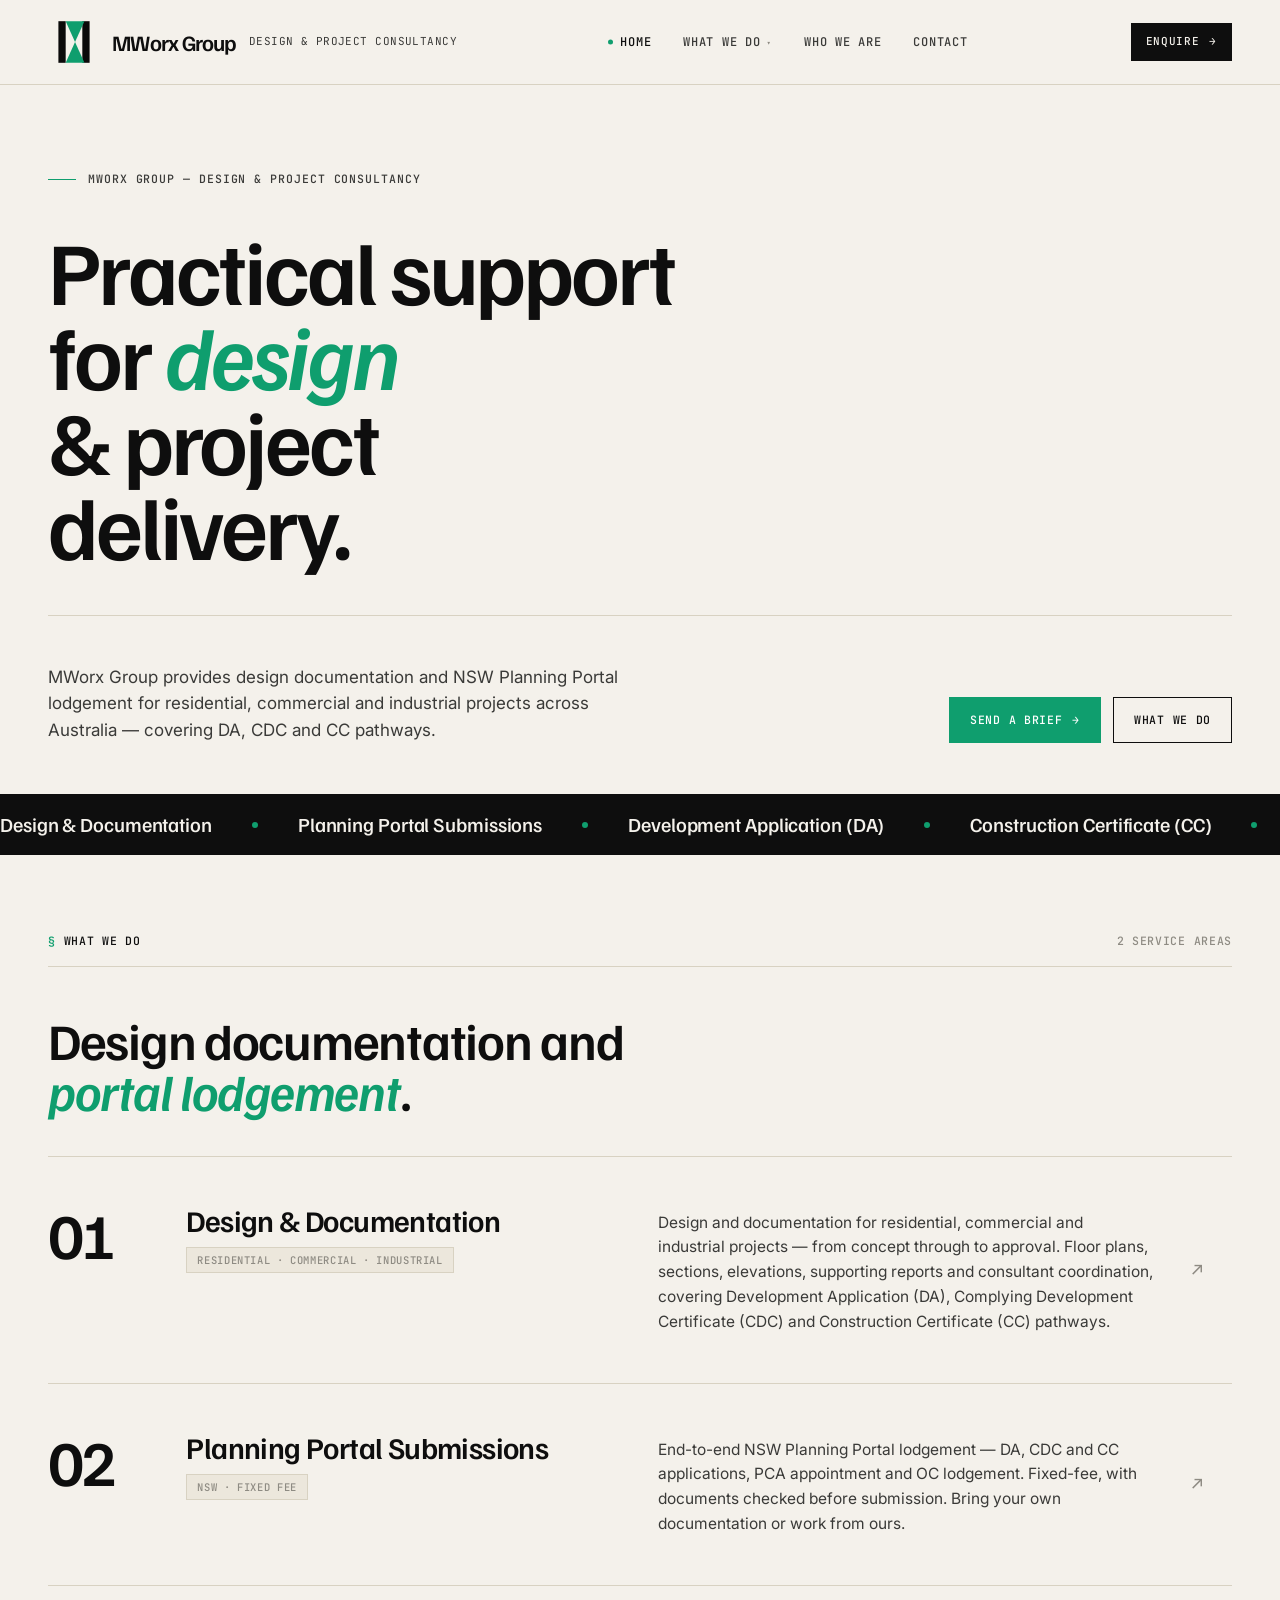
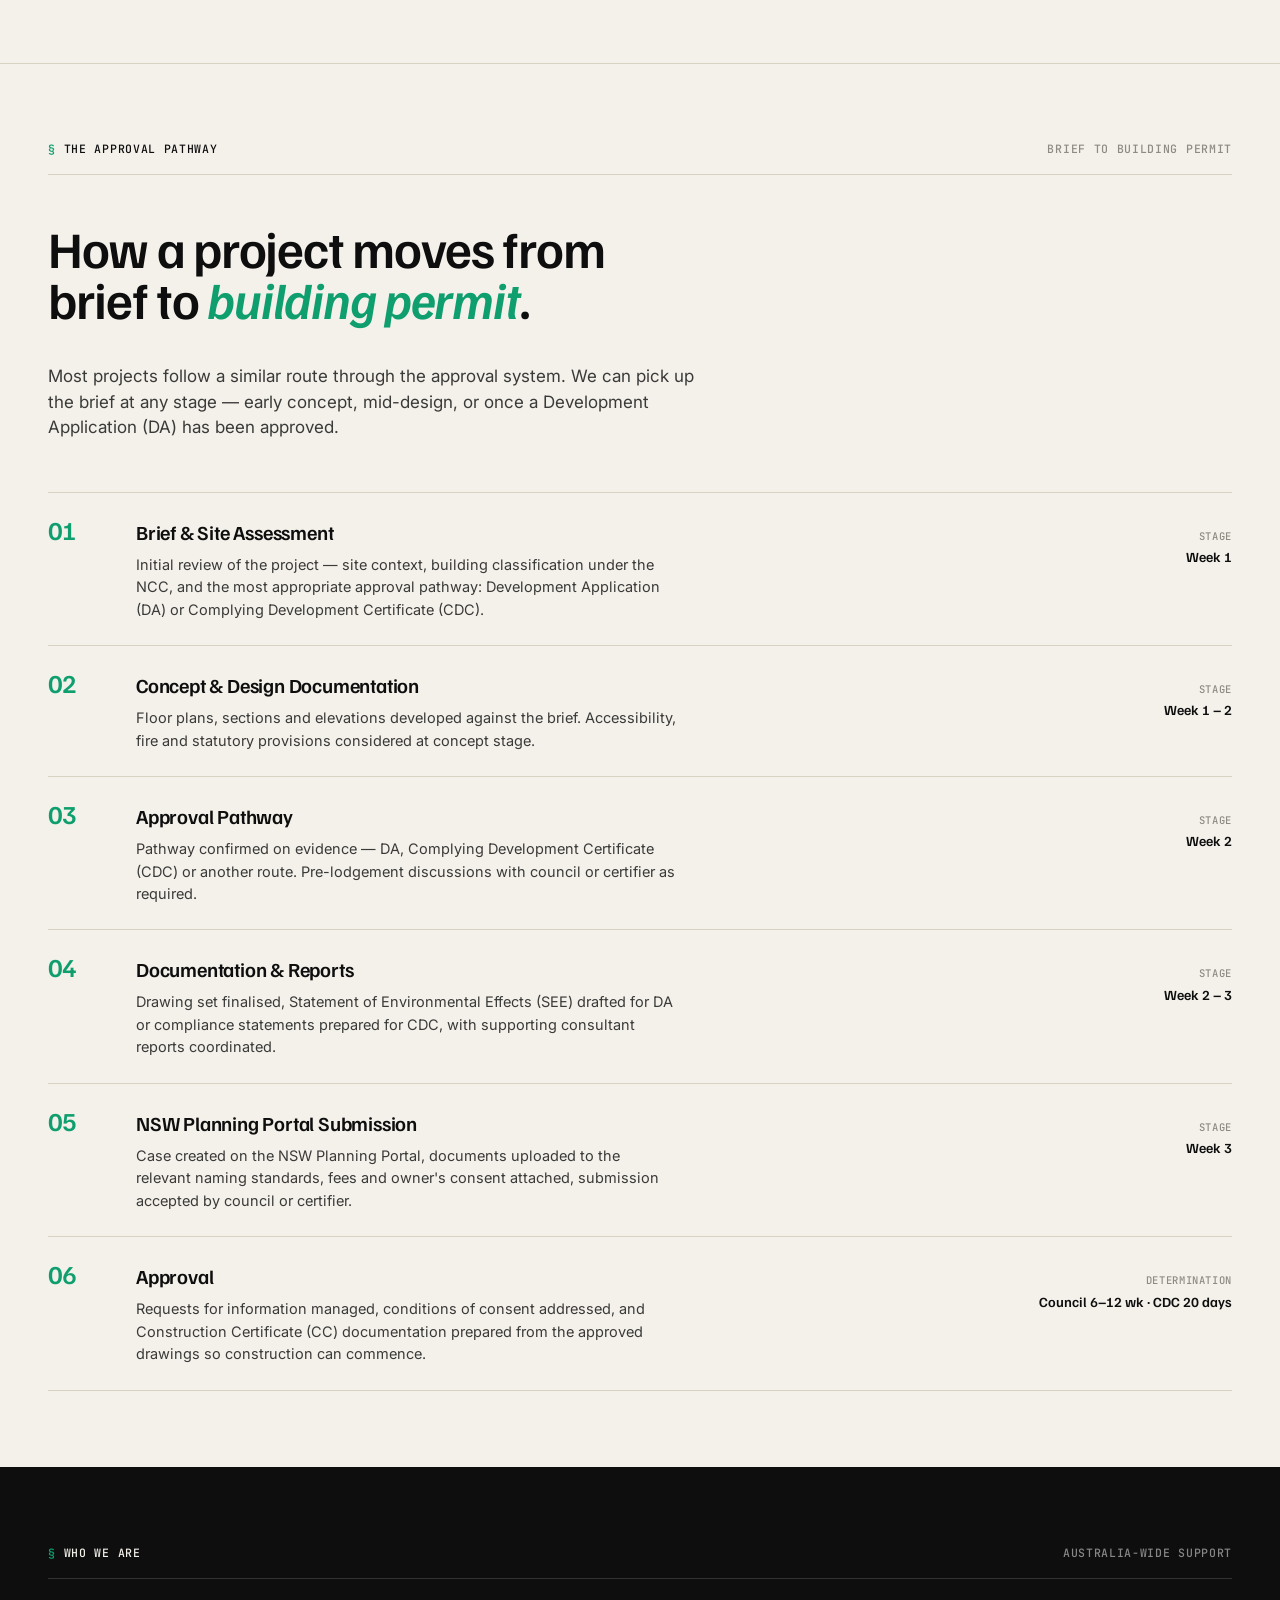
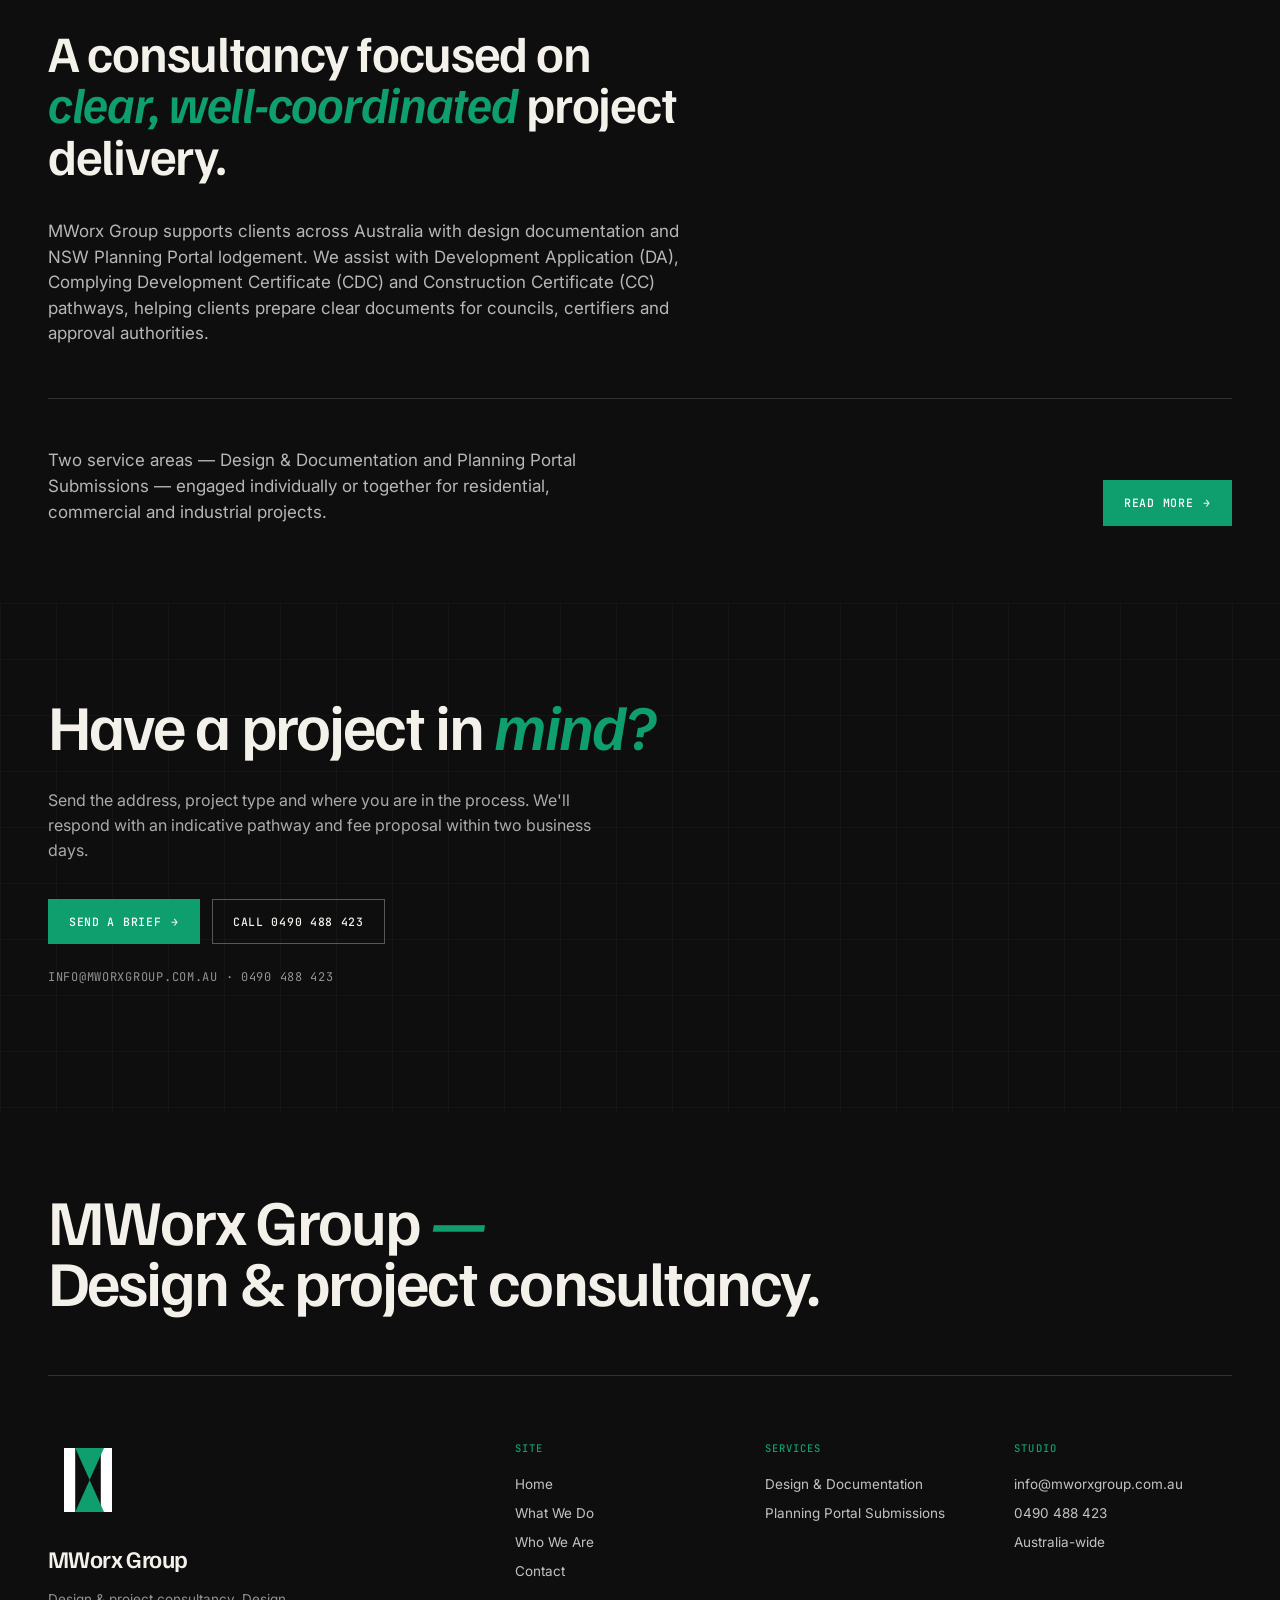
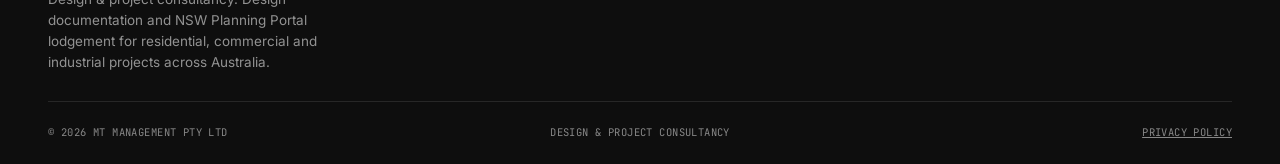
<file: index.html>
<!DOCTYPE html>
<html lang="en">
<head>
<meta charset="UTF-8">
<meta name="viewport" content="width=device-width, initial-scale=1.0">
<title>MWorx Group — Design &amp; Project Consultancy</title>
<meta name="description" content="MWorx Group provides design documentation and NSW Planning Portal lodgement for residential, commercial and industrial projects across Australia — covering DA, CDC and CC pathways.">

<!-- Open Graph / Twitter Card -->
<meta property="og:type" content="website">
<meta property="og:site_name" content="MWorx Group">
<meta property="og:url" content="https://mworxgroup.com.au/">
<meta property="og:title" content="MWorx Group — Design &amp; Project Consultancy">
<meta property="og:description" content="MWorx Group provides design documentation and NSW Planning Portal lodgement for residential, commercial and industrial projects across Australia — covering DA, CDC and CC pathways.">
<meta property="og:image" content="https://mworxgroup.com.au/logo.png">
<meta name="twitter:card" content="summary">
<meta name="twitter:title" content="MWorx Group — Design &amp; Project Consultancy">
<meta name="twitter:description" content="MWorx Group provides design documentation and NSW Planning Portal lodgement for residential, commercial and industrial projects across Australia — covering DA, CDC and CC pathways.">
<meta name="twitter:image" content="https://mworxgroup.com.au/logo.png">

<!-- Google Tag Manager — replace GTM-KJ46XDCM with your real container ID -->
<script>(function(w,d,s,l,i){w[l]=w[l]||[];w[l].push({'gtm.start':
new Date().getTime(),event:'gtm.js'});var f=d.getElementsByTagName(s)[0],
j=d.createElement(s),dl=l!='dataLayer'?'&l='+l:'';j.async=true;j.src=
'https://www.googletagmanager.com/gtm.js?id='+i+dl;f.parentNode.insertBefore(j,f);
})(window,document,'script','dataLayer','GTM-KJ46XDCM');</script>
<!-- End Google Tag Manager -->
<link rel="preconnect" href="https://fonts.googleapis.com">
<link rel="preconnect" href="https://fonts.gstatic.com" crossorigin>
<link href="https://fonts.googleapis.com/css2?family=Familjen+Grotesk:ital,wght@0,400..700;1,400..700&family=Inter:wght@300..700&family=JetBrains+Mono:wght@400;500&display=swap" rel="stylesheet">
<link rel="stylesheet" href="styles.css">
<link rel="icon" type="image/svg+xml" href="logo.svg">
<link rel="icon" type="image/png" sizes="32x32" href="/logo.png">
<link rel="icon" type="image/png" sizes="16x16" href="/logo.png">
<link rel="apple-touch-icon" sizes="180x180" href="/logo.png">

<!-- Schema.org Organization JSON-LD -->
<script type="application/ld+json">
{
  "@context": "https://schema.org",
  "@type": "Organization",
  "name": "MWorx Group",
  "legalName": "MT Management Pty Ltd",
  "url": "https://mworxgroup.com.au",
  "logo": "https://mworxgroup.com.au/logo.png",
  "image": "https://mworxgroup.com.au/logo.png",
  "description": "Design and project consultancy providing design documentation and NSW Planning Portal lodgement for residential, commercial and industrial projects across Australia.",
  "email": "info@mworxgroup.com.au",
  "telephone": "+61490488423",
  "address": {
    "@type": "PostalAddress",
    "addressLocality": "Sydney",
    "addressRegion": "NSW",
    "addressCountry": "AU"
  },
  "areaServed": {
    "@type": "Country",
    "name": "Australia"
  },
  "contactPoint": {
    "@type": "ContactPoint",
    "telephone": "+61490488423",
    "email": "info@mworxgroup.com.au",
    "contactType": "customer support",
    "areaServed": "AU",
    "availableLanguage": "English"
  }
}
</script>
</head>
<body>

<!-- Google Tag Manager (noscript) — replace GTM-KJ46XDCM with your real container ID -->
<noscript><iframe src="https://www.googletagmanager.com/ns.html?id=GTM-KJ46XDCM" height="0" width="0" style="display:none;visibility:hidden"></iframe></noscript>
<!-- End Google Tag Manager (noscript) -->

<!-- ============ HEADER ============ -->
<header class="bar">
  <div class="wrap">
    <div class="bar-inner">
      <a class="mark" href="index.html">
        <img class="logo-mark" src="logo.svg" alt="" width="52" height="52">
        <span class="logo">MWorx Group</span>
        <span class="sub">Design &amp; project consultancy</span>
      </a>
      <nav class="primary">
        <a href="index.html" class="current">Home</a>
        <div class="nav-item-dropdown" data-dropdown>
          <a href="services.html" class="nav-link">What We Do <span class="nav-caret" aria-hidden="true">▾</span></a>
          <button class="nav-sub-toggle" type="button" aria-expanded="false" aria-label="Toggle services menu" aria-controls="nav-mega-services"><span aria-hidden="true">▾</span></button>
          <div class="nav-mega" id="nav-mega-services">
            <div class="nav-mega-inner">
              <a class="nav-mega-col" href="design-documentation.html">
                <div class="nav-mega-num">01</div>
                <div class="nav-mega-title">Design &amp; Documentation</div>
                <div class="nav-mega-desc">Residential, commercial &amp; industrial design — concept through to approval.</div>
              </a>
              <a class="nav-mega-col" href="planning-portal.html">
                <div class="nav-mega-num">02</div>
                <div class="nav-mega-title">Planning Portal Submissions</div>
                <div class="nav-mega-desc">NSW Planning Portal lodgement — fixed-fee, handled end to end.</div>
              </a>
            </div>
          </div>
        </div>
        <a href="about.html">Who We Are</a>
        <a href="contact.html">Contact</a>
      </nav>
      <div class="bar-cta">
        <a href="contact.html" class="btn btn-dark btn-sm">Enquire <span class="btn-arrow">→</span></a>
        <button class="nav-toggle" aria-label="Open menu">Menu</button>
      </div>
    </div>
  </div>
</header>

<!-- ============ HERO ============ -->
<section class="hero">
  <div class="wrap">
    <div class="hero-eyebrow">MWorx Group — Design &amp; Project Consultancy</div>

    <h1 class="hero-headline">Practical support<br>for <em>design</em><br>&amp; project<br>delivery.</h1>

    <div class="hero-foot">
      <p>MWorx Group provides design documentation and NSW Planning Portal lodgement for residential, commercial and industrial projects across Australia — covering DA, CDC and CC pathways.</p>
      <div class="hero-ctas">
        <a href="contact.html" class="btn btn-primary">Send a Brief <span class="btn-arrow">→</span></a>
        <a href="services.html" class="btn btn-outline">What We Do</a>
      </div>
    </div>
  </div>
</section>

<!-- ============ MARQUEE ============ -->
<div class="marquee-strip">
  <div class="marquee-track">
    <span>Design &amp; Documentation</span><span>Planning Portal Submissions</span><span>Development Application (DA)</span><span>Construction Certificate (CC)</span><span>Complying Development Certificate (CDC)</span><span>Design &amp; Documentation</span><span>Planning Portal Submissions</span><span>Development Application (DA)</span><span>Construction Certificate (CC)</span><span>Complying Development Certificate (CDC)</span>
  </div>
</div>

<!-- ============ WHAT WE DO (2 service areas) ============ -->
<section class="section">
  <div class="wrap">
    <div class="section-meta">
      <div class="label">What We Do</div>
      <div>2 service areas</div>
    </div>

    <h2 class="section-title">Design documentation and <em>portal lodgement</em>.</h2>

    <div class="services-list">
      <a class="svc-row" href="design-documentation.html">
        <div class="svc-num">01</div>
        <div class="svc-name">
          <h3>Design &amp; Documentation</h3>
          <span class="tag">Residential · Commercial · Industrial</span>
        </div>
        <div class="svc-desc">Design and documentation for residential, commercial and industrial projects — from concept through to approval. Floor plans, sections, elevations, supporting reports and consultant coordination, covering Development Application (DA), Complying Development Certificate (CDC) and Construction Certificate (CC) pathways.</div>
        <div class="svc-arrow">↗</div>
      </a>

      <a class="svc-row" href="planning-portal.html">
        <div class="svc-num">02</div>
        <div class="svc-name">
          <h3>Planning Portal Submissions</h3>
          <span class="tag">NSW · Fixed fee</span>
        </div>
        <div class="svc-desc">End-to-end NSW Planning Portal lodgement — DA, CDC and CC applications, PCA appointment and OC lodgement. Fixed-fee, with documents checked before submission. Bring your own documentation or work from ours.</div>
        <div class="svc-arrow">↗</div>
      </a>
    </div>
  </div>
</section>

<!-- ============ APPROVAL PATHWAY ============ -->
<section class="section section-divider">
  <div class="wrap">
    <div class="section-meta">
      <div class="label">The Approval Pathway</div>
      <div>Brief to building permit</div>
    </div>

    <h2 class="section-title">How a project moves from brief to <em>building permit</em>.</h2>
    <p class="section-lead">Most projects follow a similar route through the approval system. We can pick up the brief at any stage — early concept, mid-design, or once a Development Application (DA) has been approved.</p>

    <div class="process-rows">
      <div class="process-row">
        <div class="process-num-big">01</div>
        <div class="process-content">
          <h4>Brief &amp; Site Assessment</h4>
          <p>Initial review of the project — site context, building classification under the NCC, and the most appropriate approval pathway: Development Application (DA) or Complying Development Certificate (CDC).</p>
        </div>
        <div class="process-time">Stage<strong>Week 1</strong></div>
      </div>

      <div class="process-row">
        <div class="process-num-big">02</div>
        <div class="process-content">
          <h4>Concept &amp; Design Documentation</h4>
          <p>Floor plans, sections and elevations developed against the brief. Accessibility, fire and statutory provisions considered at concept stage.</p>
        </div>
        <div class="process-time">Stage<strong>Week 1 – 2</strong></div>
      </div>

      <div class="process-row">
        <div class="process-num-big">03</div>
        <div class="process-content">
          <h4>Approval Pathway</h4>
          <p>Pathway confirmed on evidence — DA, Complying Development Certificate (CDC) or another route. Pre-lodgement discussions with council or certifier as required.</p>
        </div>
        <div class="process-time">Stage<strong>Week 2</strong></div>
      </div>

      <div class="process-row">
        <div class="process-num-big">04</div>
        <div class="process-content">
          <h4>Documentation &amp; Reports</h4>
          <p>Drawing set finalised, Statement of Environmental Effects (SEE) drafted for DA or compliance statements prepared for CDC, with supporting consultant reports coordinated.</p>
        </div>
        <div class="process-time">Stage<strong>Week 2 – 3</strong></div>
      </div>

      <div class="process-row">
        <div class="process-num-big">05</div>
        <div class="process-content">
          <h4>NSW Planning Portal Submission</h4>
          <p>Case created on the NSW Planning Portal, documents uploaded to the relevant naming standards, fees and owner's consent attached, submission accepted by council or certifier.</p>
        </div>
        <div class="process-time">Stage<strong>Week 3</strong></div>
      </div>

      <div class="process-row">
        <div class="process-num-big">06</div>
        <div class="process-content">
          <h4>Approval</h4>
          <p>Requests for information managed, conditions of consent addressed, and Construction Certificate (CC) documentation prepared from the approved drawings so construction can commence.</p>
        </div>
        <div class="process-time">Determination<strong>Council 6–12 wk · CDC 20 days</strong></div>
      </div>
    </div>
  </div>
</section>

<!-- ============ WHO WE ARE (preview) ============ -->
<section class="section section-dark">
  <div class="wrap">
    <div class="section-meta">
      <div class="label">Who We Are</div>
      <div>Australia-wide support</div>
    </div>

    <h2 class="section-title">A consultancy focused on <em>clear, well-coordinated</em> project delivery.</h2>
    <p class="section-lead">MWorx Group supports clients across Australia with design documentation and NSW Planning Portal lodgement. We assist with Development Application (DA), Complying Development Certificate (CDC) and Construction Certificate (CC) pathways, helping clients prepare clear documents for councils, certifiers and approval authorities.</p>

    <div class="hero-foot" style="border-top-color: rgba(255,255,255,0.15);">
      <p style="color: rgba(255,255,255,0.7);">Two service areas — Design &amp; Documentation and Planning Portal Submissions — engaged individually or together for residential, commercial and industrial projects.</p>
      <div class="hero-ctas">
        <a href="about.html" class="btn btn-primary">Read More <span class="btn-arrow">→</span></a>
      </div>
    </div>
  </div>
</section>

<!-- ============ JUMBO CTA ============ -->
<section class="cta-jumbo">
  <div class="wrap">
    <h2>Have a project in <em>mind?</em></h2>
    <p>Send the address, project type and where you are in the process. We'll respond with an indicative pathway and fee proposal within two business days.</p>
    <div class="ctas">
      <a href="contact.html" class="btn btn-primary">Send a Brief <span class="btn-arrow">→</span></a>
      <a href="tel:+61490488423" class="btn btn-outline">Call 0490 488 423</a>
    </div>
    <p style="margin-top: 24px; font-family: var(--mono); font-size: 12px; letter-spacing: 0.06em; text-transform: uppercase; color: rgba(255,255,255,0.55);">info@mworxgroup.com.au · 0490 488 423</p>
  </div>
</section>

<!-- ============ FOOTER ============ -->
<footer class="site-footer">
  <div class="wrap">
    <div class="footer-jumbo">MWorx Group <em>—</em><br>Design &amp; project consultancy.</div>

    <div class="footer-grid">
      <div class="footer-mark">
        <img class="logo-mark" src="logo-light.svg" alt="" width="80" height="80">
        <div class="logo">MWorx Group</div>
        <p>Design &amp; project consultancy. Design documentation and NSW Planning Portal lodgement for residential, commercial and industrial projects across Australia.</p>
      </div>
      <div class="footer-col">
        <h5>Site</h5>
        <a href="index.html">Home</a>
        <a href="services.html">What We Do</a>
        <a href="about.html">Who We Are</a>
        <a href="contact.html">Contact</a>
      </div>
      <div class="footer-col">
        <h5>Services</h5>
        <a href="design-documentation.html">Design &amp; Documentation</a>
        <a href="planning-portal.html">Planning Portal Submissions</a>
      </div>
      <div class="footer-col">
        <h5>Studio</h5>
        <a href="mailto:info@mworxgroup.com.au">info@mworxgroup.com.au</a>
        <a href="tel:+61490488423">0490 488 423</a>
        <span>Australia-wide</span>
      </div>
    </div>

    <div class="footer-bottom">
      <div>© 2026 MT Management Pty Ltd</div>
      <div class="center">Design &amp; project consultancy</div>
      <div class="right"><a href="privacy.html" style="color: inherit;">Privacy Policy</a></div>
    </div>
  </div>
</footer>

<a href="contact.html" class="btn btn-primary floating-cta">Enquire <span class="btn-arrow">→</span></a>

<script src="site.js"></script>

</body>
</html>
</file>
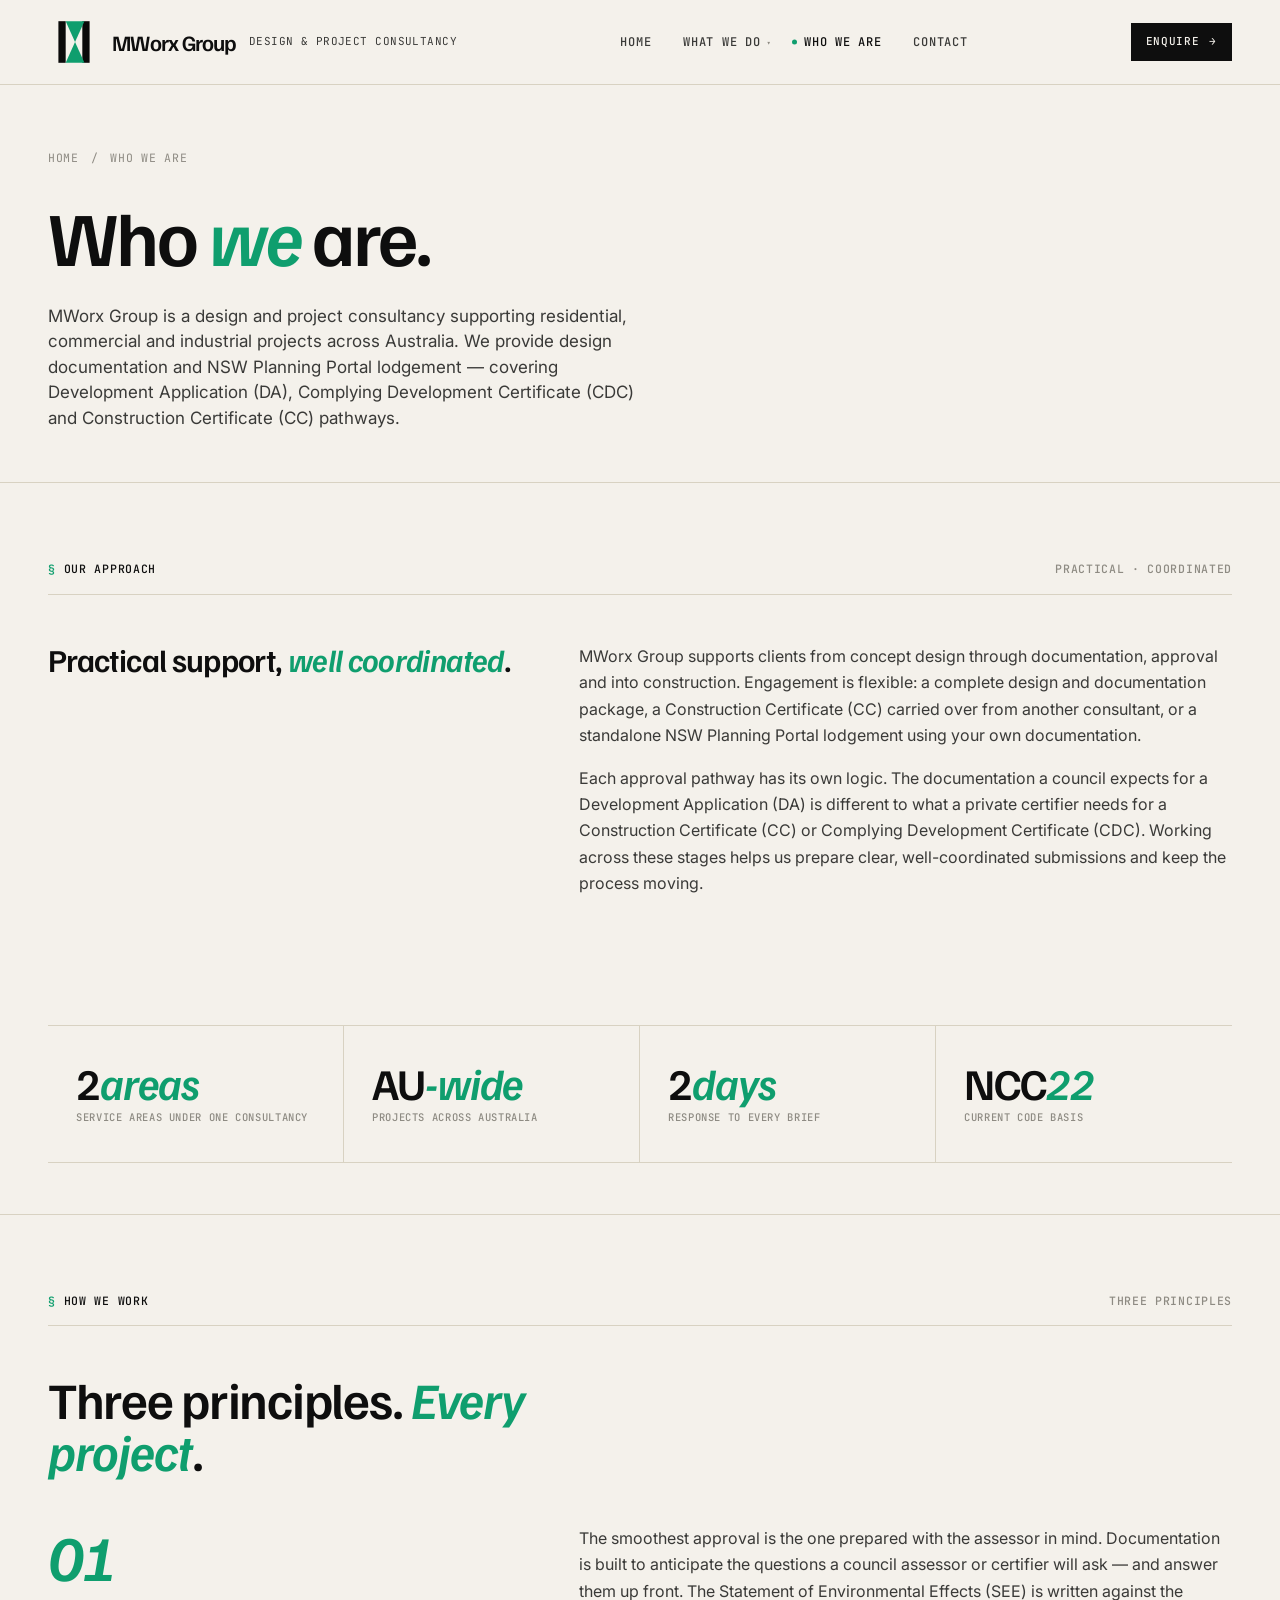
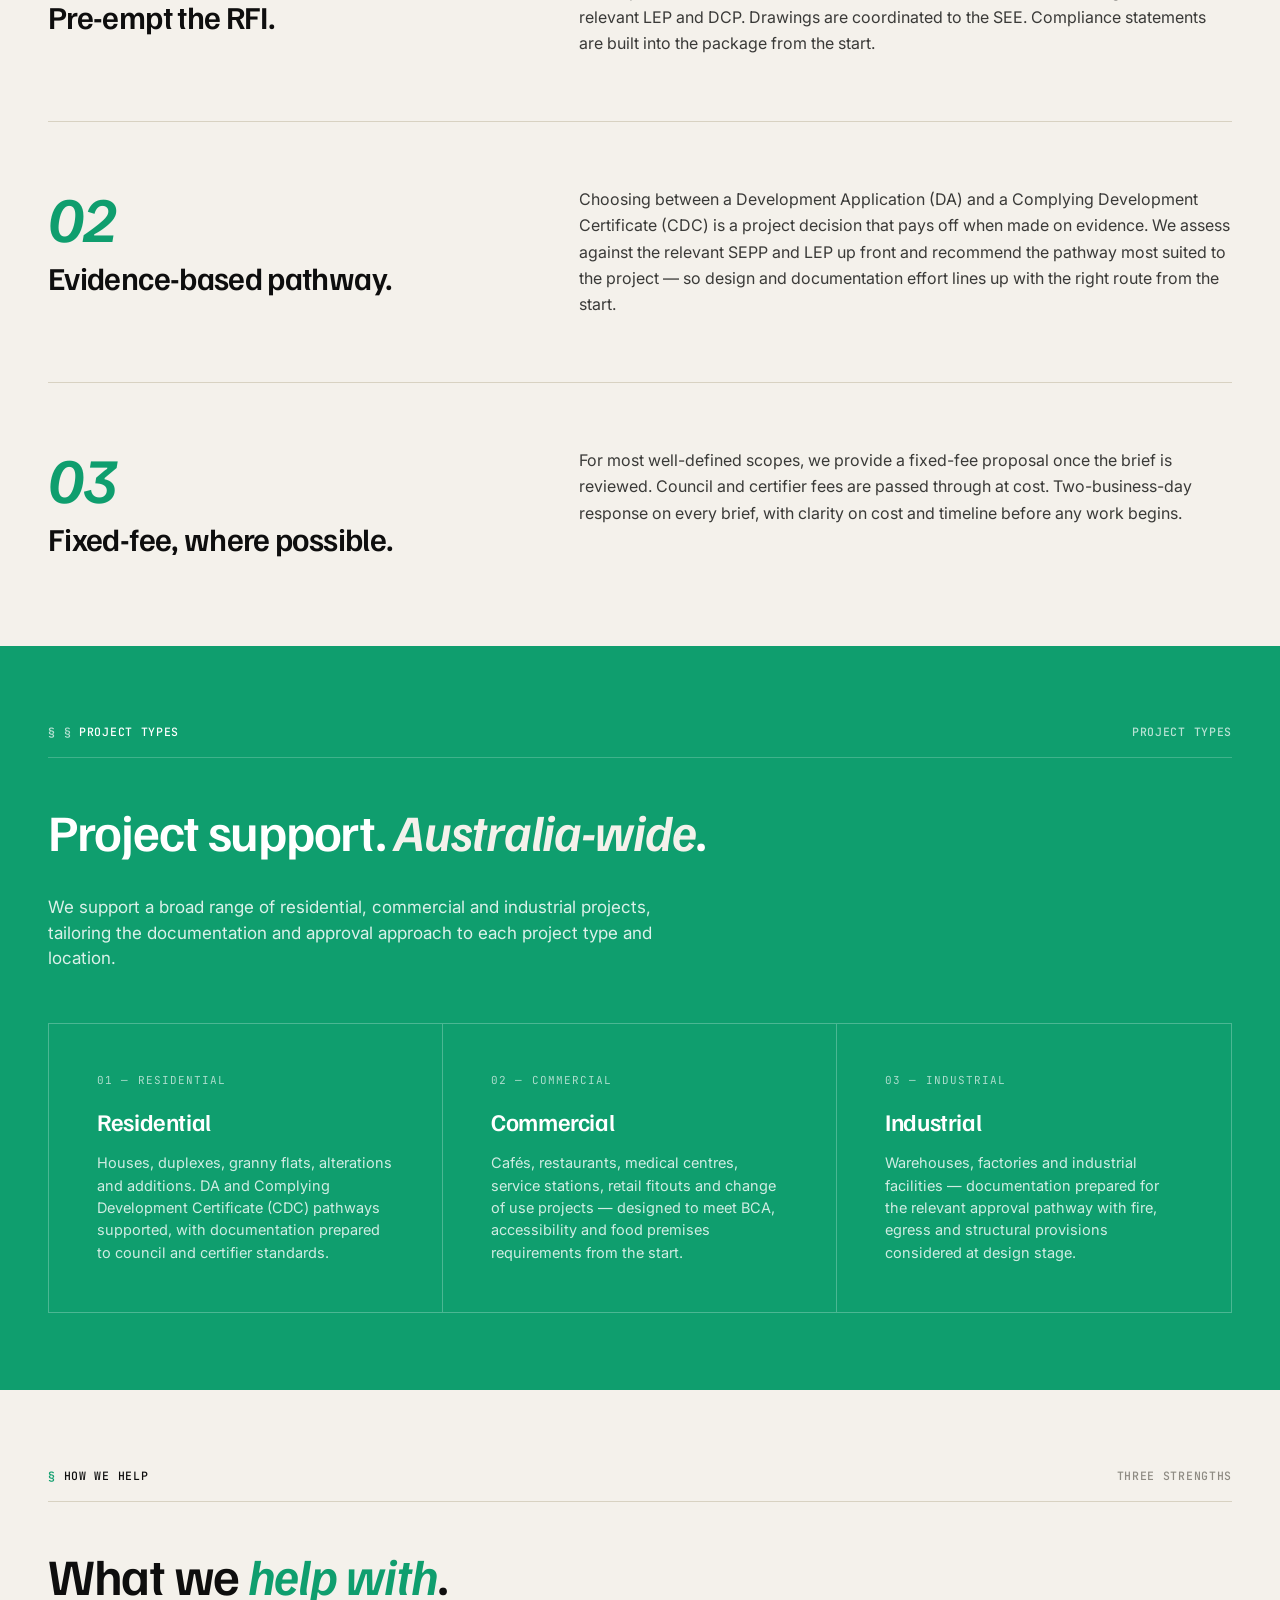
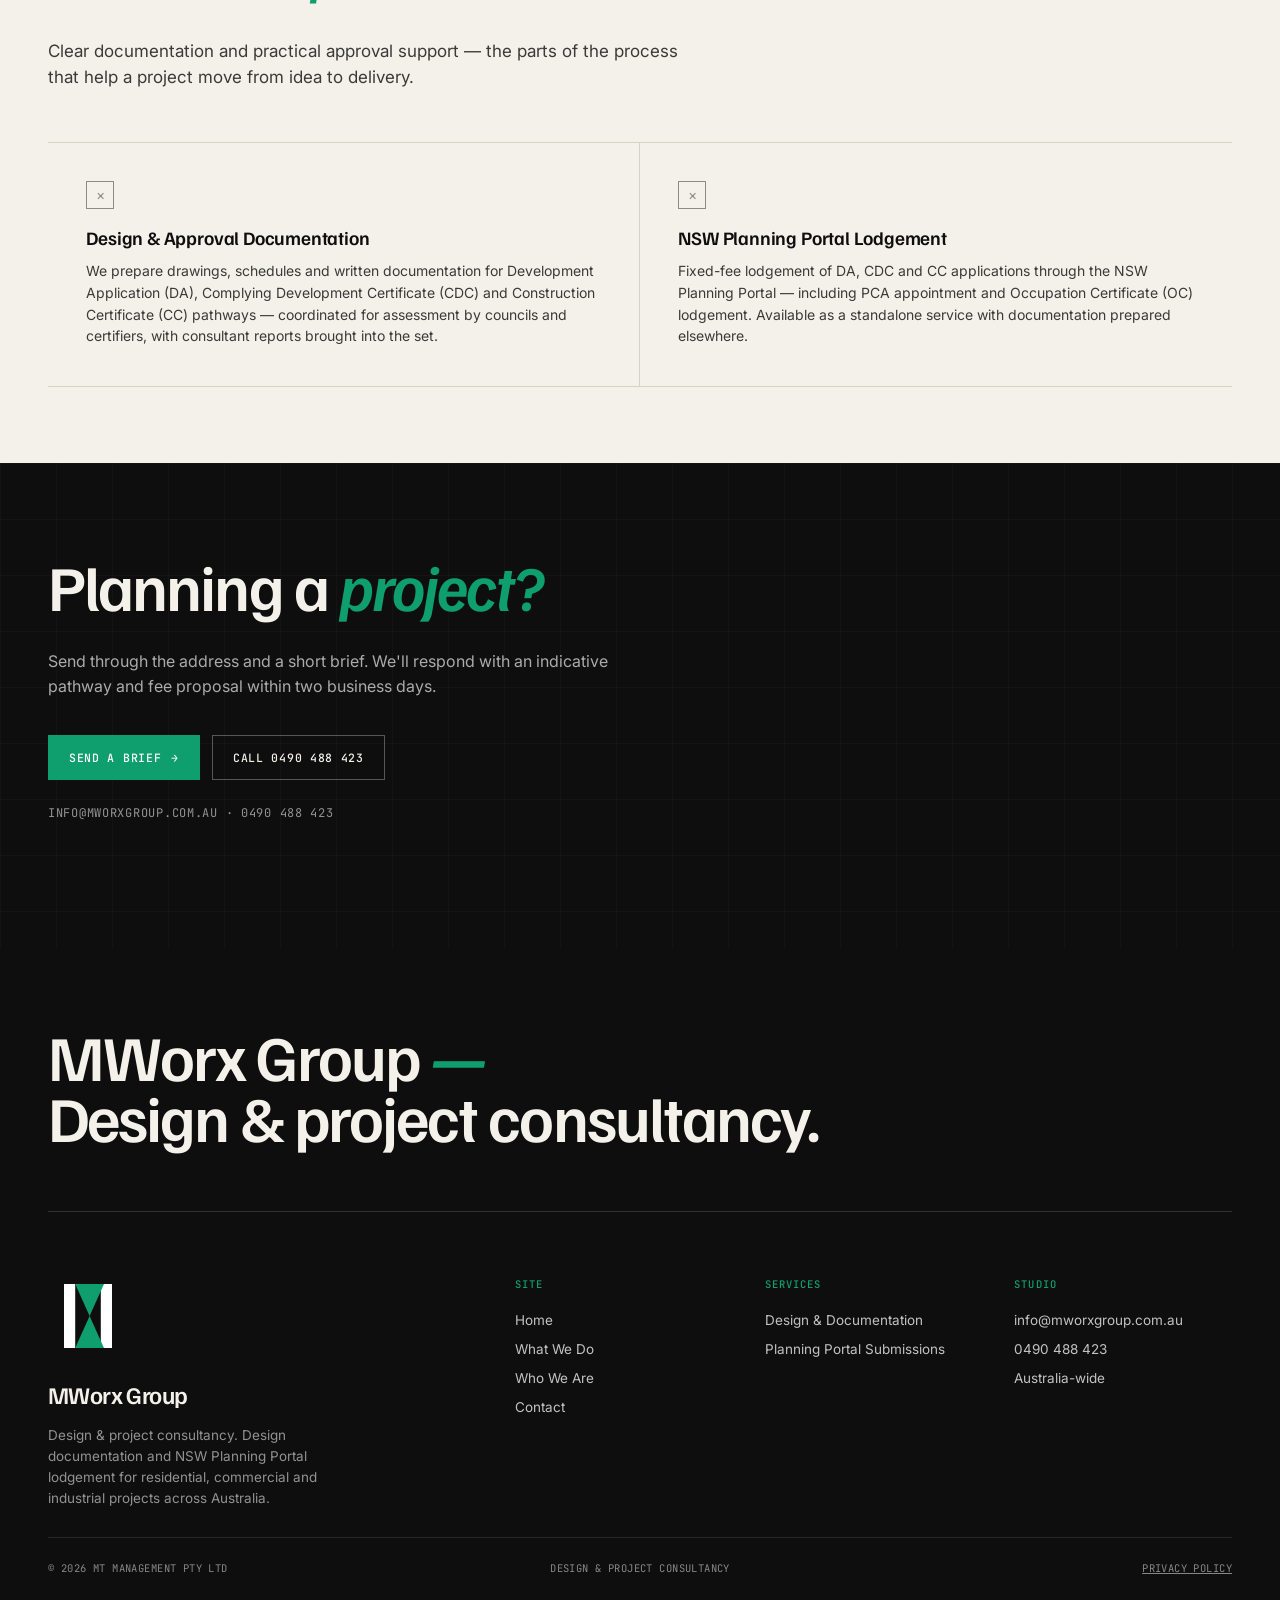
<file: about.html>
<!DOCTYPE html>
<html lang="en">
<head>
<meta charset="UTF-8">
<meta name="viewport" content="width=device-width, initial-scale=1.0">
<title>Who We Are — MWorx Group</title>
<meta name="description" content="MWorx Group is a design and project consultancy supporting residential, commercial and industrial projects across Australia with design documentation and NSW Planning Portal lodgement.">

<!-- Open Graph / Twitter Card -->
<meta property="og:type" content="website">
<meta property="og:site_name" content="MWorx Group">
<meta property="og:url" content="https://mworxgroup.com.au/about">
<meta property="og:title" content="Who We Are — MWorx Group">
<meta property="og:description" content="MWorx Group is a design and project consultancy supporting residential, commercial and industrial projects across Australia with design documentation and NSW Planning Portal lodgement.">
<meta property="og:image" content="https://mworxgroup.com.au/logo.png">
<meta name="twitter:card" content="summary">
<meta name="twitter:title" content="Who We Are — MWorx Group">
<meta name="twitter:description" content="MWorx Group is a design and project consultancy supporting residential, commercial and industrial projects across Australia with design documentation and NSW Planning Portal lodgement.">
<meta name="twitter:image" content="https://mworxgroup.com.au/logo.png">

<!-- Google Tag Manager — replace GTM-KJ46XDCM with your real container ID -->
<script>(function(w,d,s,l,i){w[l]=w[l]||[];w[l].push({'gtm.start':
new Date().getTime(),event:'gtm.js'});var f=d.getElementsByTagName(s)[0],
j=d.createElement(s),dl=l!='dataLayer'?'&l='+l:'';j.async=true;j.src=
'https://www.googletagmanager.com/gtm.js?id='+i+dl;f.parentNode.insertBefore(j,f);
})(window,document,'script','dataLayer','GTM-KJ46XDCM');</script>
<!-- End Google Tag Manager -->
<link rel="preconnect" href="https://fonts.googleapis.com">
<link rel="preconnect" href="https://fonts.gstatic.com" crossorigin>
<link href="https://fonts.googleapis.com/css2?family=Familjen+Grotesk:ital,wght@0,400..700;1,400..700&family=Inter:wght@300..700&family=JetBrains+Mono:wght@400;500&display=swap" rel="stylesheet">
<link rel="stylesheet" href="styles.css">
<link rel="icon" type="image/svg+xml" href="logo.svg">
<link rel="icon" type="image/png" sizes="32x32" href="/logo.png">
<link rel="icon" type="image/png" sizes="16x16" href="/logo.png">
<link rel="apple-touch-icon" sizes="180x180" href="/logo.png">
</head>
<body>

<!-- Google Tag Manager (noscript) — replace GTM-KJ46XDCM with your real container ID -->
<noscript><iframe src="https://www.googletagmanager.com/ns.html?id=GTM-KJ46XDCM" height="0" width="0" style="display:none;visibility:hidden"></iframe></noscript>
<!-- End Google Tag Manager (noscript) -->

<header class="bar">
  <div class="wrap">
    <div class="bar-inner">
      <a class="mark" href="index.html">
        <img class="logo-mark" src="logo.svg" alt="" width="52" height="52">
        <span class="logo">MWorx Group</span>
        <span class="sub">Design &amp; project consultancy</span>
      </a>
      <nav class="primary">
        <a href="index.html">Home</a>
        <div class="nav-item-dropdown" data-dropdown>
          <a href="services.html" class="nav-link">What We Do <span class="nav-caret" aria-hidden="true">▾</span></a>
          <button class="nav-sub-toggle" type="button" aria-expanded="false" aria-label="Toggle services menu" aria-controls="nav-mega-services"><span aria-hidden="true">▾</span></button>
          <div class="nav-mega" id="nav-mega-services">
            <div class="nav-mega-inner">
              <a class="nav-mega-col" href="design-documentation.html">
                <div class="nav-mega-num">01</div>
                <div class="nav-mega-title">Design &amp; Documentation</div>
                <div class="nav-mega-desc">Residential, commercial &amp; industrial design — concept through to approval.</div>
              </a>
              <a class="nav-mega-col" href="planning-portal.html">
                <div class="nav-mega-num">02</div>
                <div class="nav-mega-title">Planning Portal Submissions</div>
                <div class="nav-mega-desc">NSW Planning Portal lodgement — fixed-fee, handled end to end.</div>
              </a>
            </div>
          </div>
        </div>
        <a href="about.html" class="current">Who We Are</a>
        <a href="contact.html">Contact</a>
      </nav>
      <div class="bar-cta">
        <a href="contact.html" class="btn btn-dark btn-sm">Enquire <span class="btn-arrow">→</span></a>
        <button class="nav-toggle" aria-label="Open menu">Menu</button>
      </div>
    </div>
  </div>
</header>

<!-- ============ PAGE HERO ============ -->
<section class="page-hero">
  <div class="wrap">
    <div class="page-hero-meta">
      <a href="index.html">Home</a> <span>/</span> <span>Who We Are</span>
    </div>
    <h1 class="page-title">Who <em>we</em> are.</h1>
    <p class="page-lede">MWorx Group is a design and project consultancy supporting residential, commercial and industrial projects across Australia. We provide design documentation and NSW Planning Portal lodgement — covering Development Application (DA), Complying Development Certificate (CDC) and Construction Certificate (CC) pathways.</p>
  </div>
</section>

<!-- ============ APPROACH ============ -->
<section class="section">
  <div class="wrap">
    <div class="section-meta">
      <div class="label">Our Approach</div>
      <div>Practical · Coordinated</div>
    </div>

    <div class="two-col">
      <div class="col-l">
        <h3>Practical support, <em>well coordinated</em>.</h3>
      </div>
      <div class="col-r">
        <p>MWorx Group supports clients from concept design through documentation, approval and into construction. Engagement is flexible: a complete design and documentation package, a Construction Certificate (CC) carried over from another consultant, or a standalone NSW Planning Portal lodgement using your own documentation.</p>
        <p>Each approval pathway has its own logic. The documentation a council expects for a Development Application (DA) is different to what a private certifier needs for a Construction Certificate (CC) or Complying Development Certificate (CDC). Working across these stages helps us prepare clear, well-coordinated submissions and keep the process moving.</p>
      </div>
    </div>
  </div>
</section>

<!-- ============ STATS ============ -->
<section class="section-tight">
  <div class="wrap">
    <div class="stat-band">
      <div class="stat-cell">
        <div class="v">2<em>areas</em></div>
        <div class="l">Service areas under one consultancy</div>
      </div>
      <div class="stat-cell">
        <div class="v">AU<em>-wide</em></div>
        <div class="l">Projects across Australia</div>
      </div>
      <div class="stat-cell">
        <div class="v">2<em>days</em></div>
        <div class="l">Response to every brief</div>
      </div>
      <div class="stat-cell">
        <div class="v">NCC<em>22</em></div>
        <div class="l">Current code basis</div>
      </div>
    </div>
  </div>
</section>

<!-- ============ HOW WE WORK ============ -->
<section class="section section-divider">
  <div class="wrap">
    <div class="section-meta">
      <div class="label">How We Work</div>
      <div>Three principles</div>
    </div>

    <h2 class="section-title">Three principles. <em>Every project</em>.</h2>

    <div class="two-col" style="margin-top: 48px;">
      <div class="col-l">
        <h3 style="font-size: clamp(40px, 5vw, 64px); letter-spacing: -0.03em; line-height: 0.95;"><em>01</em></h3>
        <h3 style="margin-top: 12px;">Pre-empt the RFI.</h3>
      </div>
      <div class="col-r">
        <p>The smoothest approval is the one prepared with the assessor in mind. Documentation is built to anticipate the questions a council assessor or certifier will ask — and answer them up front. The Statement of Environmental Effects (SEE) is written against the relevant LEP and DCP. Drawings are coordinated to the SEE. Compliance statements are built into the package from the start.</p>
      </div>
    </div>

    <div class="two-col" style="margin-top: 64px; padding-top: 64px; border-top: 1px solid var(--rule);">
      <div class="col-l">
        <h3 style="font-size: clamp(40px, 5vw, 64px); letter-spacing: -0.03em; line-height: 0.95;"><em>02</em></h3>
        <h3 style="margin-top: 12px;">Evidence-based pathway.</h3>
      </div>
      <div class="col-r">
        <p>Choosing between a Development Application (DA) and a Complying Development Certificate (CDC) is a project decision that pays off when made on evidence. We assess against the relevant SEPP and LEP up front and recommend the pathway most suited to the project — so design and documentation effort lines up with the right route from the start.</p>
      </div>
    </div>

    <div class="two-col" style="margin-top: 64px; padding-top: 64px; border-top: 1px solid var(--rule);">
      <div class="col-l">
        <h3 style="font-size: clamp(40px, 5vw, 64px); letter-spacing: -0.03em; line-height: 0.95;"><em>03</em></h3>
        <h3 style="margin-top: 12px;">Fixed-fee, where possible.</h3>
      </div>
      <div class="col-r">
        <p>For most well-defined scopes, we provide a fixed-fee proposal once the brief is reviewed. Council and certifier fees are passed through at cost. Two-business-day response on every brief, with clarity on cost and timeline before any work begins.</p>
      </div>
    </div>
  </div>
</section>

<!-- ============ WHAT WE FOCUS ON ============ -->
<section class="section section-emerald">
  <div class="wrap">
    <div class="section-meta" style="border-bottom-color: rgba(255,255,255,0.2); color: rgba(255,255,255,0.7);">
      <div class="label" style="color: #FFF;"><span style="color: rgba(255,255,255,0.7);">§</span> Project Types</div>
      <div>Project types</div>
    </div>

    <h2 class="section-title" style="color: #FFF; max-width: 100%;">Project support. <em style="color: var(--paper); font-style: italic;">Australia-wide</em>.</h2>
    <p class="section-lead" style="color: rgba(255,255,255,0.85);">We support a broad range of residential, commercial and industrial projects, tailoring the documentation and approval approach to each project type and location.</p>

    <div style="display: grid; grid-template-columns: repeat(3, 1fr); gap: 0; border: 1px solid rgba(255,255,255,0.25); margin-top: 32px;" class="focus-grid">
      <div style="padding: clamp(28px, 4vw, 48px); border-right: 1px solid rgba(255,255,255,0.25);">
        <div style="font-family: var(--mono); font-size: 11px; letter-spacing: 0.1em; text-transform: uppercase; color: rgba(255,255,255,0.65); margin-bottom: 14px;">01 — Residential</div>
        <h4 style="font-family: var(--display); font-size: 24px; font-weight: 600; letter-spacing: -0.015em; margin-bottom: 12px; color: #FFF;">Residential</h4>
        <p style="font-size: 14.5px; line-height: 1.55; color: rgba(255,255,255,0.8);">Houses, duplexes, granny flats, alterations and additions. DA and Complying Development Certificate (CDC) pathways supported, with documentation prepared to council and certifier standards.</p>
      </div>
      <div style="padding: clamp(28px, 4vw, 48px); border-right: 1px solid rgba(255,255,255,0.25);">
        <div style="font-family: var(--mono); font-size: 11px; letter-spacing: 0.1em; text-transform: uppercase; color: rgba(255,255,255,0.65); margin-bottom: 14px;">02 — Commercial</div>
        <h4 style="font-family: var(--display); font-size: 24px; font-weight: 600; letter-spacing: -0.015em; margin-bottom: 12px; color: #FFF;">Commercial</h4>
        <p style="font-size: 14.5px; line-height: 1.55; color: rgba(255,255,255,0.8);">Cafés, restaurants, medical centres, service stations, retail fitouts and change of use projects — designed to meet BCA, accessibility and food premises requirements from the start.</p>
      </div>
      <div style="padding: clamp(28px, 4vw, 48px);">
        <div style="font-family: var(--mono); font-size: 11px; letter-spacing: 0.1em; text-transform: uppercase; color: rgba(255,255,255,0.65); margin-bottom: 14px;">03 — Industrial</div>
        <h4 style="font-family: var(--display); font-size: 24px; font-weight: 600; letter-spacing: -0.015em; margin-bottom: 12px; color: #FFF;">Industrial</h4>
        <p style="font-size: 14.5px; line-height: 1.55; color: rgba(255,255,255,0.8);">Warehouses, factories and industrial facilities — documentation prepared for the relevant approval pathway with fire, egress and structural provisions considered at design stage.</p>
      </div>
    </div>
  </div>
</section>

<style>
  @media (max-width: 800px) {
    .focus-grid { grid-template-columns: 1fr !important; }
    .focus-grid > div { border-right: none !important; border-bottom: 1px solid rgba(255,255,255,0.25); }
    .focus-grid > div:last-child { border-bottom: none; }
  }
</style>

<!-- ============ HOW WE HELP ============ -->
<section class="section">
  <div class="wrap">
    <div class="section-meta">
      <div class="label">How We Help</div>
      <div>Three strengths</div>
    </div>

    <h2 class="section-title">What we <em>help with</em>.</h2>
    <p class="section-lead">Clear documentation and practical approval support — the parts of the process that help a project move from idea to delivery.</p>

    <div class="scope-grid" style="grid-template-columns: repeat(2, 1fr);">
      <div class="scope-cell">
        <div class="x">×</div>
        <h4>Design &amp; Approval Documentation</h4>
        <p>We prepare drawings, schedules and written documentation for Development Application (DA), Complying Development Certificate (CDC) and Construction Certificate (CC) pathways — coordinated for assessment by councils and certifiers, with consultant reports brought into the set.</p>
      </div>
      <div class="scope-cell">
        <div class="x">×</div>
        <h4>NSW Planning Portal Lodgement</h4>
        <p>Fixed-fee lodgement of DA, CDC and CC applications through the NSW Planning Portal — including PCA appointment and Occupation Certificate (OC) lodgement. Available as a standalone service with documentation prepared elsewhere.</p>
      </div>
    </div>
  </div>
</section>

<!-- ============ JUMBO CTA ============ -->
<section class="cta-jumbo">
  <div class="wrap">
    <h2>Planning a <em>project?</em></h2>
    <p>Send through the address and a short brief. We'll respond with an indicative pathway and fee proposal within two business days.</p>
    <div class="ctas">
      <a href="contact.html" class="btn btn-primary">Send a Brief <span class="btn-arrow">→</span></a>
      <a href="tel:+61490488423" class="btn btn-outline">Call 0490 488 423</a>
    </div>
    <p style="margin-top: 24px; font-family: var(--mono); font-size: 12px; letter-spacing: 0.06em; text-transform: uppercase; color: rgba(255,255,255,0.55);">info@mworxgroup.com.au · 0490 488 423</p>
  </div>
</section>

<!-- ============ FOOTER ============ -->
<footer class="site-footer">
  <div class="wrap">
    <div class="footer-jumbo">MWorx Group <em>—</em><br>Design &amp; project consultancy.</div>

    <div class="footer-grid">
      <div class="footer-mark">
        <img class="logo-mark" src="logo-light.svg" alt="" width="80" height="80">
        <div class="logo">MWorx Group</div>
        <p>Design &amp; project consultancy. Design documentation and NSW Planning Portal lodgement for residential, commercial and industrial projects across Australia.</p>
      </div>
      <div class="footer-col">
        <h5>Site</h5>
        <a href="index.html">Home</a>
        <a href="services.html">What We Do</a>
        <a href="about.html">Who We Are</a>
        <a href="contact.html">Contact</a>
      </div>
      <div class="footer-col">
        <h5>Services</h5>
        <a href="design-documentation.html">Design &amp; Documentation</a>
        <a href="planning-portal.html">Planning Portal Submissions</a>
      </div>
      <div class="footer-col">
        <h5>Studio</h5>
        <a href="mailto:info@mworxgroup.com.au">info@mworxgroup.com.au</a>
        <a href="tel:+61490488423">0490 488 423</a>
        <span>Australia-wide</span>
      </div>
    </div>

    <div class="footer-bottom">
      <div>© 2026 MT Management Pty Ltd</div>
      <div class="center">Design &amp; project consultancy</div>
      <div class="right"><a href="privacy.html" style="color: inherit;">Privacy Policy</a></div>
    </div>
  </div>
</footer>

<a href="contact.html" class="btn btn-primary floating-cta">Enquire <span class="btn-arrow">→</span></a>

<script src="site.js"></script>

</body>
</html>
</file>
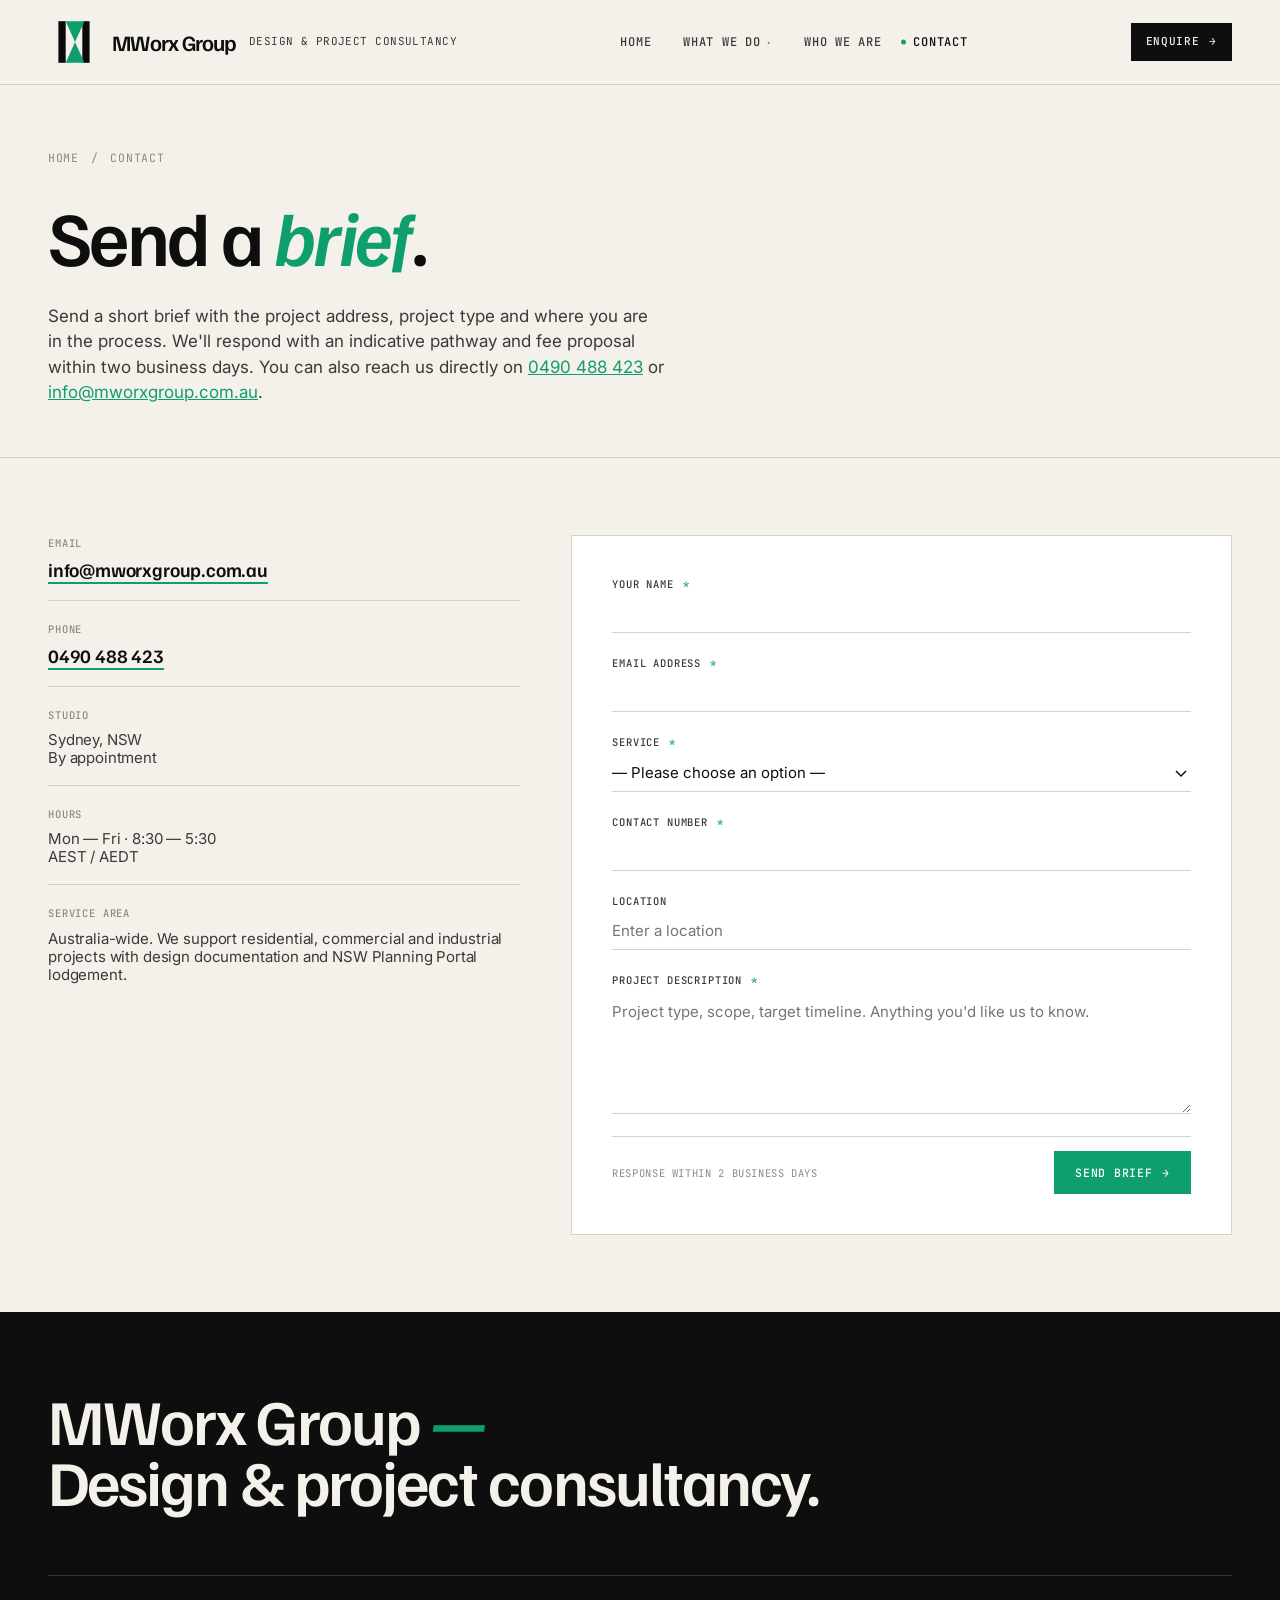
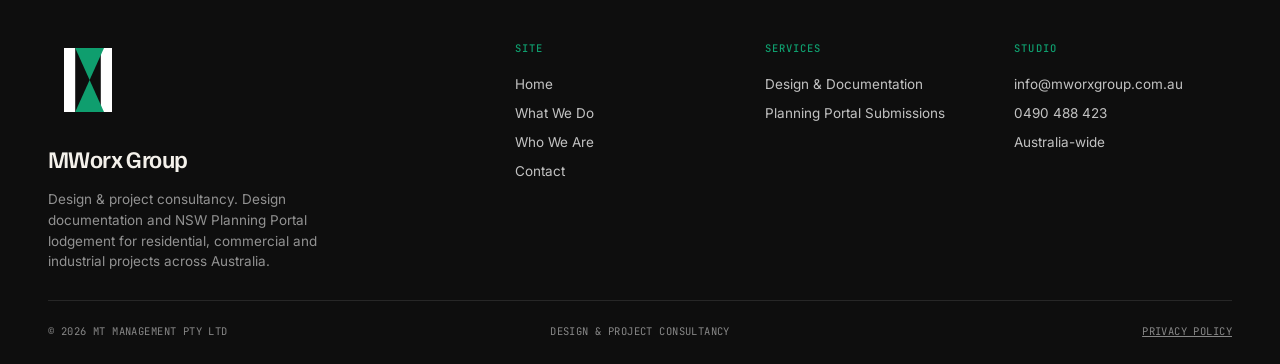
<file: contact.html>
<!DOCTYPE html>
<html lang="en">
<head>
<meta charset="UTF-8">
<meta name="viewport" content="width=device-width, initial-scale=1.0">
<title>Contact — MWorx Group</title>
<meta name="description" content="Send MWorx Group a brief — project address, project type and where you are in the process. Response within two business days.">

<!-- Open Graph / Twitter Card -->
<meta property="og:type" content="website">
<meta property="og:site_name" content="MWorx Group">
<meta property="og:url" content="https://mworxgroup.com.au/contact">
<meta property="og:title" content="Contact — MWorx Group">
<meta property="og:description" content="Send MWorx Group a brief — project address, project type and where you are in the process. Response within two business days.">
<meta property="og:image" content="https://mworxgroup.com.au/logo.png">
<meta name="twitter:card" content="summary">
<meta name="twitter:title" content="Contact — MWorx Group">
<meta name="twitter:description" content="Send MWorx Group a brief — project address, project type and where you are in the process. Response within two business days.">
<meta name="twitter:image" content="https://mworxgroup.com.au/logo.png">

<!-- Google Tag Manager — replace GTM-KJ46XDCM with your real container ID -->
<script>(function(w,d,s,l,i){w[l]=w[l]||[];w[l].push({'gtm.start':
new Date().getTime(),event:'gtm.js'});var f=d.getElementsByTagName(s)[0],
j=d.createElement(s),dl=l!='dataLayer'?'&l='+l:'';j.async=true;j.src=
'https://www.googletagmanager.com/gtm.js?id='+i+dl;f.parentNode.insertBefore(j,f);
})(window,document,'script','dataLayer','GTM-KJ46XDCM');</script>
<!-- End Google Tag Manager -->
<link rel="preconnect" href="https://fonts.googleapis.com">
<link rel="preconnect" href="https://fonts.gstatic.com" crossorigin>
<link href="https://fonts.googleapis.com/css2?family=Familjen+Grotesk:ital,wght@0,400..700;1,400..700&family=Inter:wght@300..700&family=JetBrains+Mono:wght@400;500&display=swap" rel="stylesheet">
<link rel="stylesheet" href="styles.css">
<link rel="icon" type="image/svg+xml" href="logo.svg">
<link rel="icon" type="image/png" sizes="32x32" href="/logo.png">
<link rel="icon" type="image/png" sizes="16x16" href="/logo.png">
<link rel="apple-touch-icon" sizes="180x180" href="/logo.png">
</head>
<body>

<!-- Google Tag Manager (noscript) — replace GTM-KJ46XDCM with your real container ID -->
<noscript><iframe src="https://www.googletagmanager.com/ns.html?id=GTM-KJ46XDCM" height="0" width="0" style="display:none;visibility:hidden"></iframe></noscript>
<!-- End Google Tag Manager (noscript) -->

<header class="bar">
  <div class="wrap">
    <div class="bar-inner">
      <a class="mark" href="index.html">
        <img class="logo-mark" src="logo.svg" alt="" width="52" height="52">
        <span class="logo">MWorx Group</span>
        <span class="sub">Design &amp; project consultancy</span>
      </a>
      <nav class="primary">
        <a href="index.html">Home</a>
        <div class="nav-item-dropdown" data-dropdown>
          <a href="services.html" class="nav-link">What We Do <span class="nav-caret" aria-hidden="true">▾</span></a>
          <button class="nav-sub-toggle" type="button" aria-expanded="false" aria-label="Toggle services menu" aria-controls="nav-mega-services"><span aria-hidden="true">▾</span></button>
          <div class="nav-mega" id="nav-mega-services">
            <div class="nav-mega-inner">
              <a class="nav-mega-col" href="design-documentation.html">
                <div class="nav-mega-num">01</div>
                <div class="nav-mega-title">Design &amp; Documentation</div>
                <div class="nav-mega-desc">Residential, commercial &amp; industrial design — concept through to approval.</div>
              </a>
              <a class="nav-mega-col" href="planning-portal.html">
                <div class="nav-mega-num">02</div>
                <div class="nav-mega-title">Planning Portal Submissions</div>
                <div class="nav-mega-desc">NSW Planning Portal lodgement — fixed-fee, handled end to end.</div>
              </a>
            </div>
          </div>
        </div>
        <a href="about.html">Who We Are</a>
        <a href="contact.html" class="current">Contact</a>
      </nav>
      <div class="bar-cta">
        <a href="contact.html" class="btn btn-dark btn-sm">Enquire <span class="btn-arrow">→</span></a>
        <button class="nav-toggle" aria-label="Open menu">Menu</button>
      </div>
    </div>
  </div>
</header>

<!-- ============ PAGE HERO ============ -->
<section class="page-hero">
  <div class="wrap">
    <div class="page-hero-meta">
      <a href="index.html">Home</a> <span>/</span> <span>Contact</span>
    </div>
    <h1 class="page-title">Send a <em>brief</em>.</h1>
    <p class="page-lede">Send a short brief with the project address, project type and where you are in the process. We'll respond with an indicative pathway and fee proposal within two business days. You can also reach us directly on <a href="tel:+61490488423" style="color: var(--accent);">0490 488 423</a> or <a href="mailto:info@mworxgroup.com.au" style="color: var(--accent);">info@mworxgroup.com.au</a>.</p>
  </div>
</section>

<!-- ============ CONTACT BODY ============ -->
<section class="section">
  <div class="wrap">
    <div class="contact-grid">

      <aside class="contact-side">
        <div class="info">
          <div class="info-row">
            <div class="key">Email</div>
            <div class="val"><a href="mailto:info@mworxgroup.com.au">info@mworxgroup.com.au</a></div>
          </div>
          <div class="info-row">
            <div class="key">Phone</div>
            <div class="val"><a href="tel:+61490488423">0490 488 423</a></div>
          </div>
          <div class="info-row">
            <div class="key">Studio</div>
            <div class="val muted">Sydney, NSW<br>By appointment</div>
          </div>
          <div class="info-row">
            <div class="key">Hours</div>
            <div class="val muted">Mon — Fri · 8:30 — 5:30<br>AEST / AEDT</div>
          </div>
          <div class="info-row">
            <div class="key">Service Area</div>
            <div class="val muted">Australia-wide. We support residential, commercial and industrial projects with design documentation and NSW Planning Portal lodgement.</div>
          </div>
        </div>
      </aside>

      <form class="contact-form" name="contact" method="POST" action="/thanks" data-netlify="true" data-netlify-honeypot="bot-field">
        <input type="hidden" name="form-name" value="contact">
        <p class="hp"><label>Don't fill this out if you're human: <input name="bot-field"></label></p>

        <div class="field">
          <label for="name">Your Name <span class="req">*</span></label>
          <input id="name" name="name" type="text" required autocomplete="name">
        </div>

        <div class="field">
          <label for="email">Email Address <span class="req">*</span></label>
          <input id="email" name="email" type="email" required autocomplete="email">
        </div>

        <div class="field">
          <label for="service">Service <span class="req">*</span></label>
          <select id="service" name="service" required>
            <option value="">— Please choose an option —</option>
            <option value="design">Design &amp; Documentation</option>
            <option value="portal">Planning Portal Submissions</option>
            <option value="combined">Both / Not sure yet</option>
          </select>
        </div>

        <div class="field">
          <label for="phone">Contact Number <span class="req">*</span></label>
          <input id="phone" name="phone" type="tel" required autocomplete="tel">
        </div>

        <div class="field">
          <label for="location">Location</label>
          <input id="location" name="location" type="text" placeholder="Enter a location">
        </div>

        <div class="field">
          <label for="message">Project Description <span class="req">*</span></label>
          <textarea id="message" name="message" required placeholder="Project type, scope, target timeline. Anything you'd like us to know."></textarea>
        </div>

        <div class="form-foot">
          <p>Response within 2 business days</p>
          <button type="submit" class="btn btn-primary">Send Brief <span class="btn-arrow">→</span></button>
        </div>
      </form>

    </div>
  </div>
</section>

<!-- ============ FOOTER ============ -->
<footer class="site-footer">
  <div class="wrap">
    <div class="footer-jumbo">MWorx Group <em>—</em><br>Design &amp; project consultancy.</div>

    <div class="footer-grid">
      <div class="footer-mark">
        <img class="logo-mark" src="logo-light.svg" alt="" width="80" height="80">
        <div class="logo">MWorx Group</div>
        <p>Design &amp; project consultancy. Design documentation and NSW Planning Portal lodgement for residential, commercial and industrial projects across Australia.</p>
      </div>
      <div class="footer-col">
        <h5>Site</h5>
        <a href="index.html">Home</a>
        <a href="services.html">What We Do</a>
        <a href="about.html">Who We Are</a>
        <a href="contact.html">Contact</a>
      </div>
      <div class="footer-col">
        <h5>Services</h5>
        <a href="design-documentation.html">Design &amp; Documentation</a>
        <a href="planning-portal.html">Planning Portal Submissions</a>
      </div>
      <div class="footer-col">
        <h5>Studio</h5>
        <a href="mailto:info@mworxgroup.com.au">info@mworxgroup.com.au</a>
        <a href="tel:+61490488423">0490 488 423</a>
        <span>Australia-wide</span>
      </div>
    </div>

    <div class="footer-bottom">
      <div>© 2026 MT Management Pty Ltd</div>
      <div class="center">Design &amp; project consultancy</div>
      <div class="right"><a href="privacy.html" style="color: inherit;">Privacy Policy</a></div>
    </div>
  </div>
</footer>

<script src="site.js"></script>

</body>
</html>
</file>
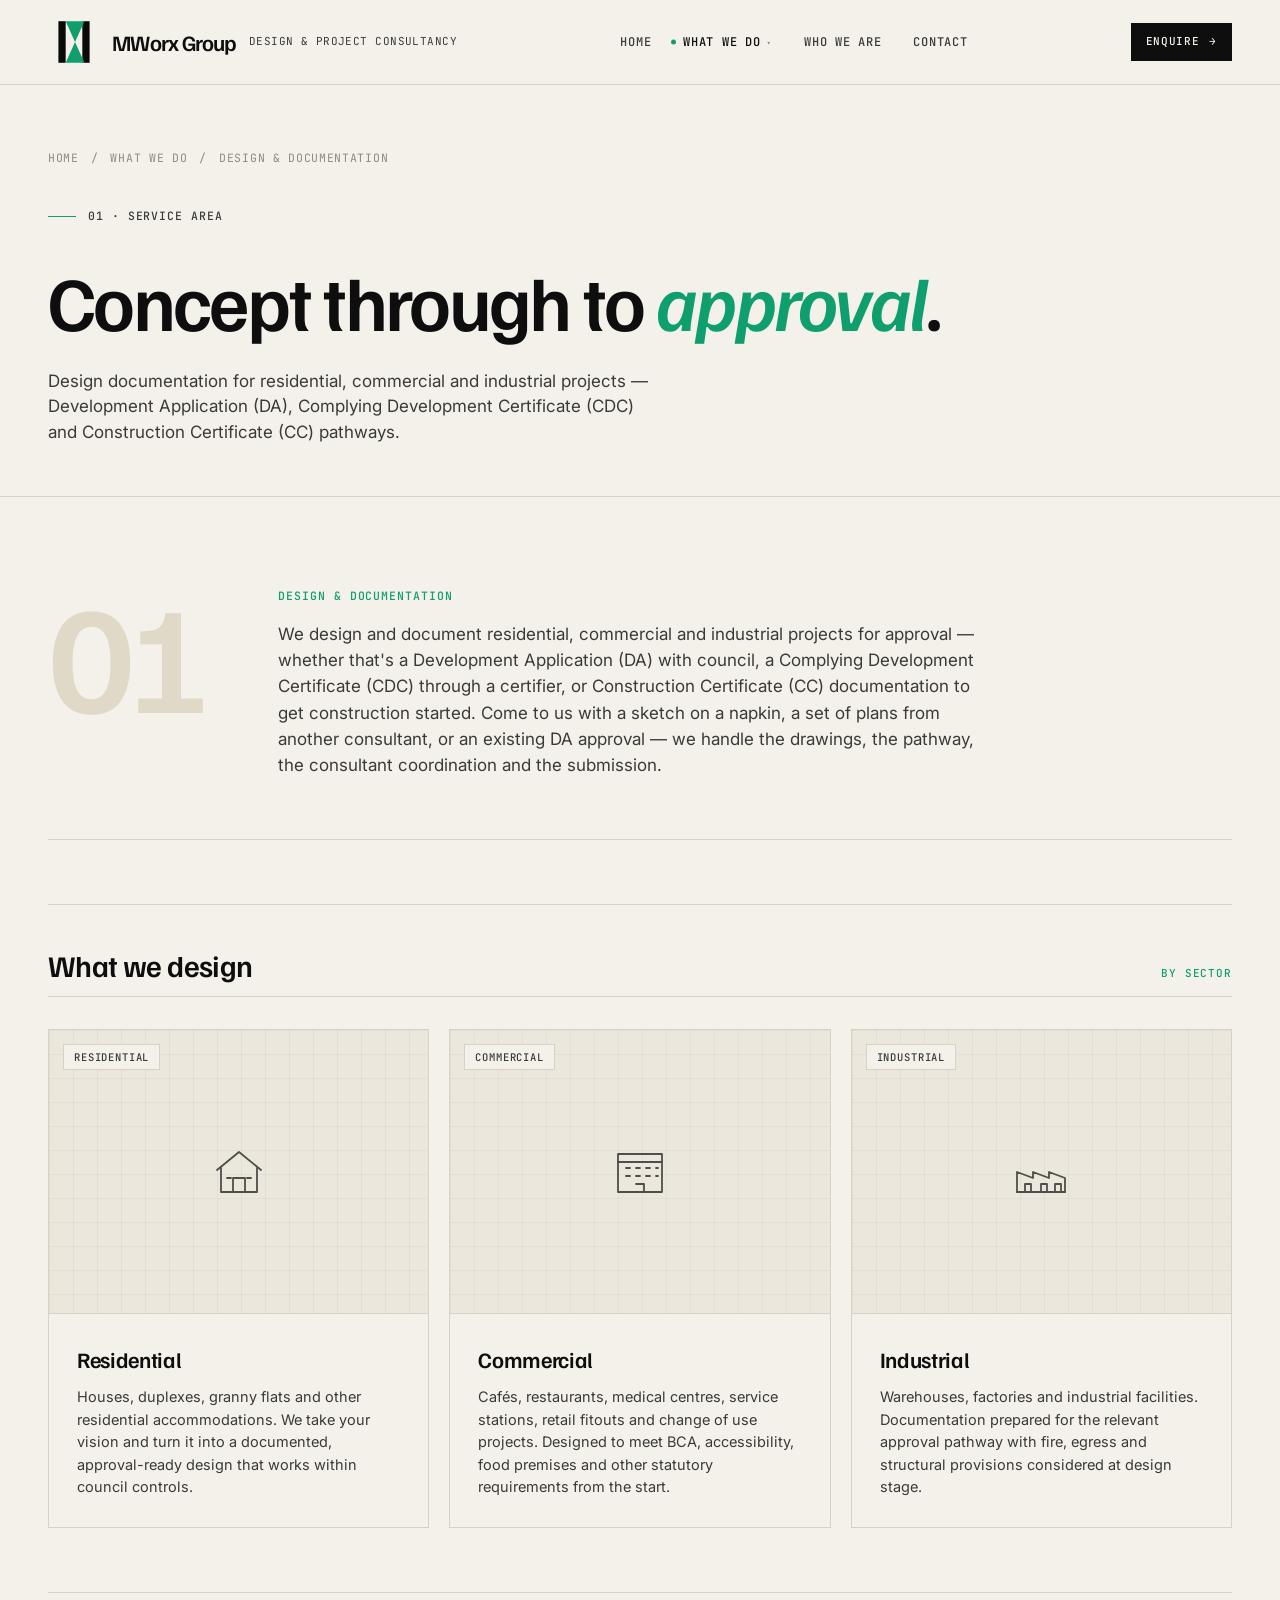
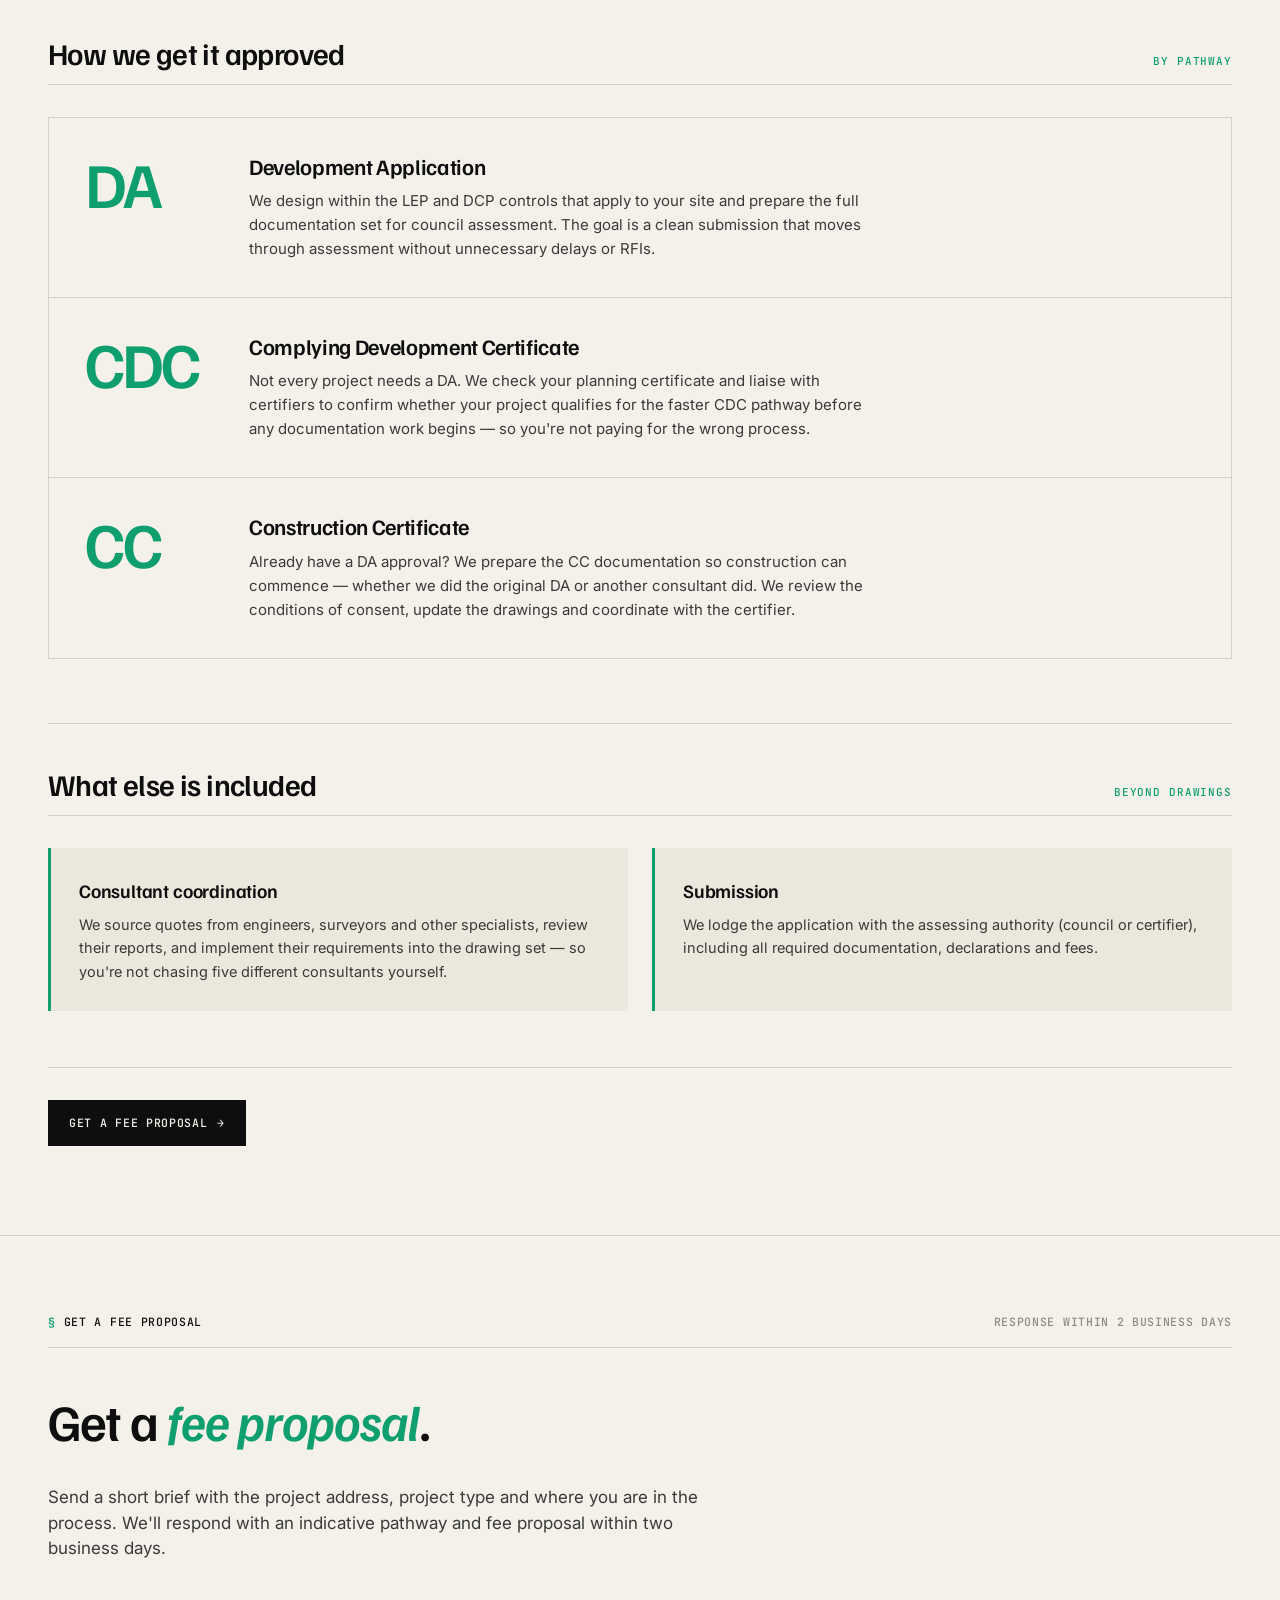
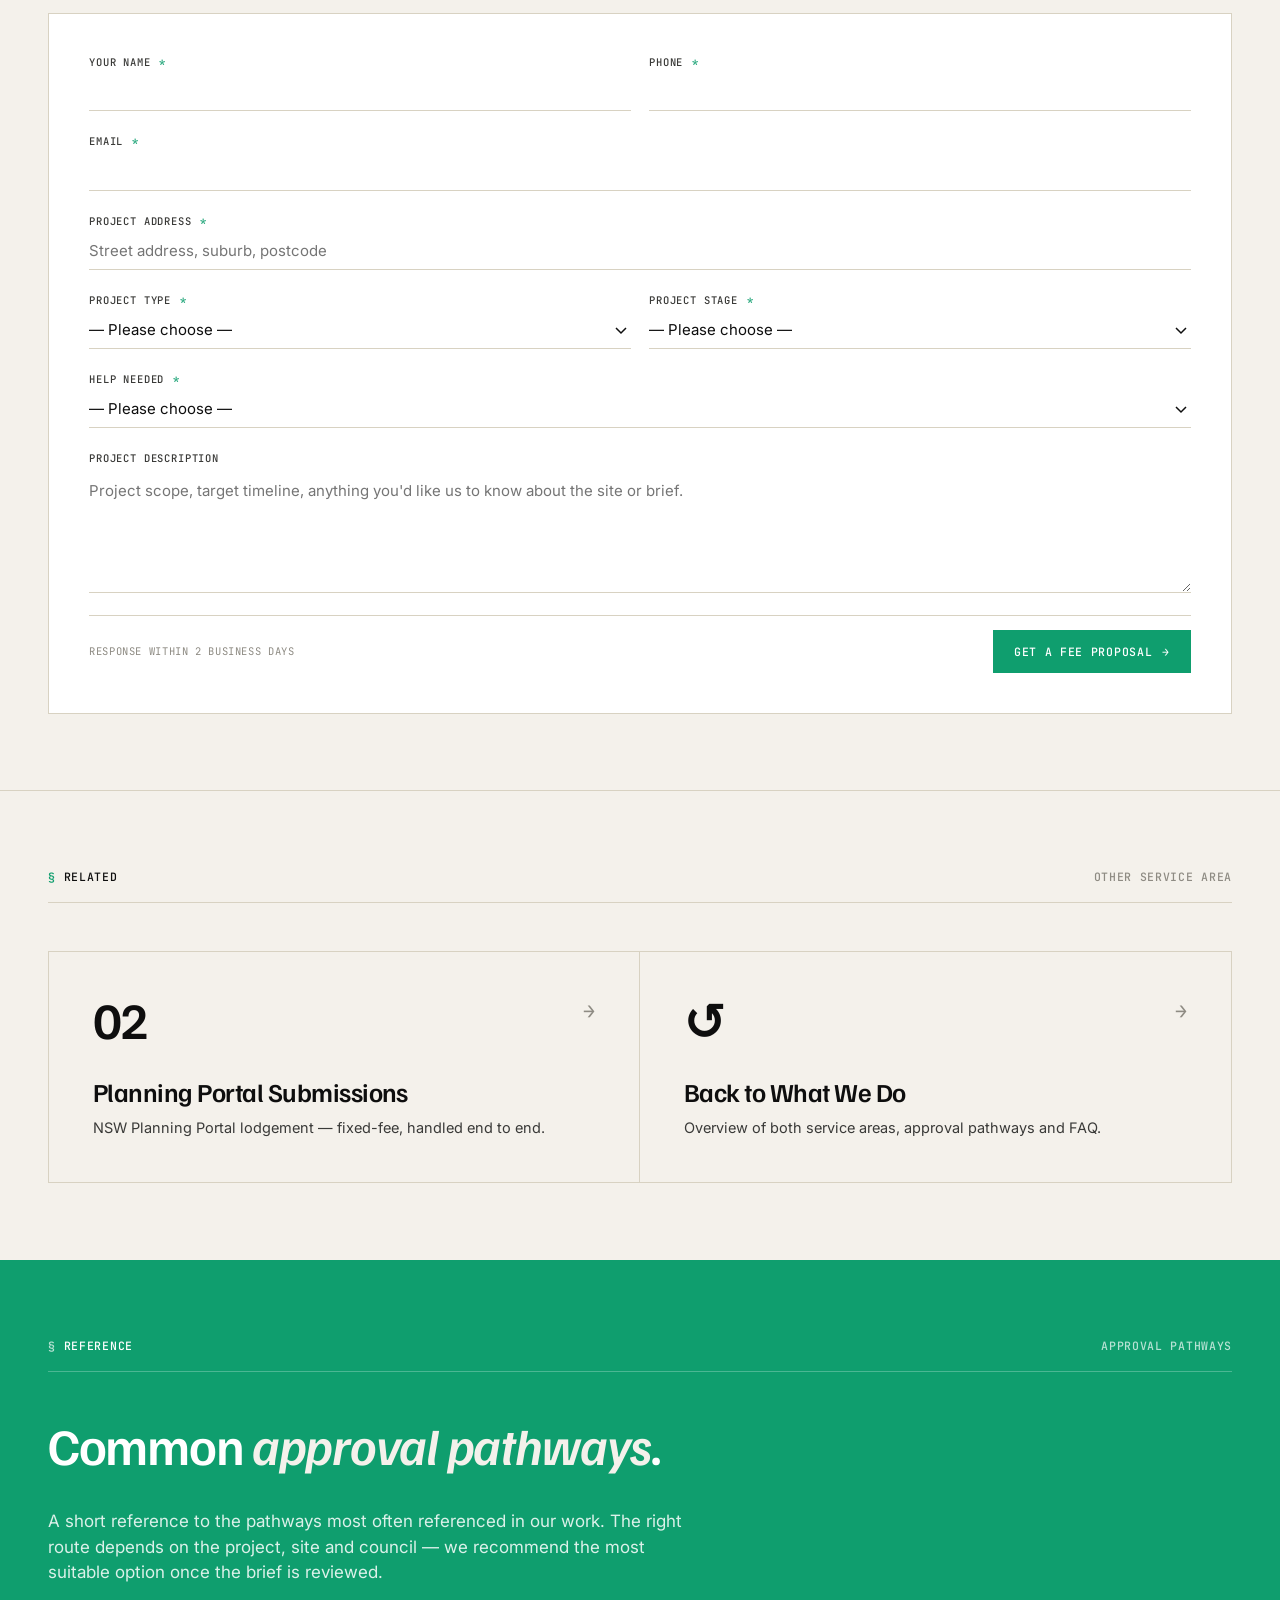
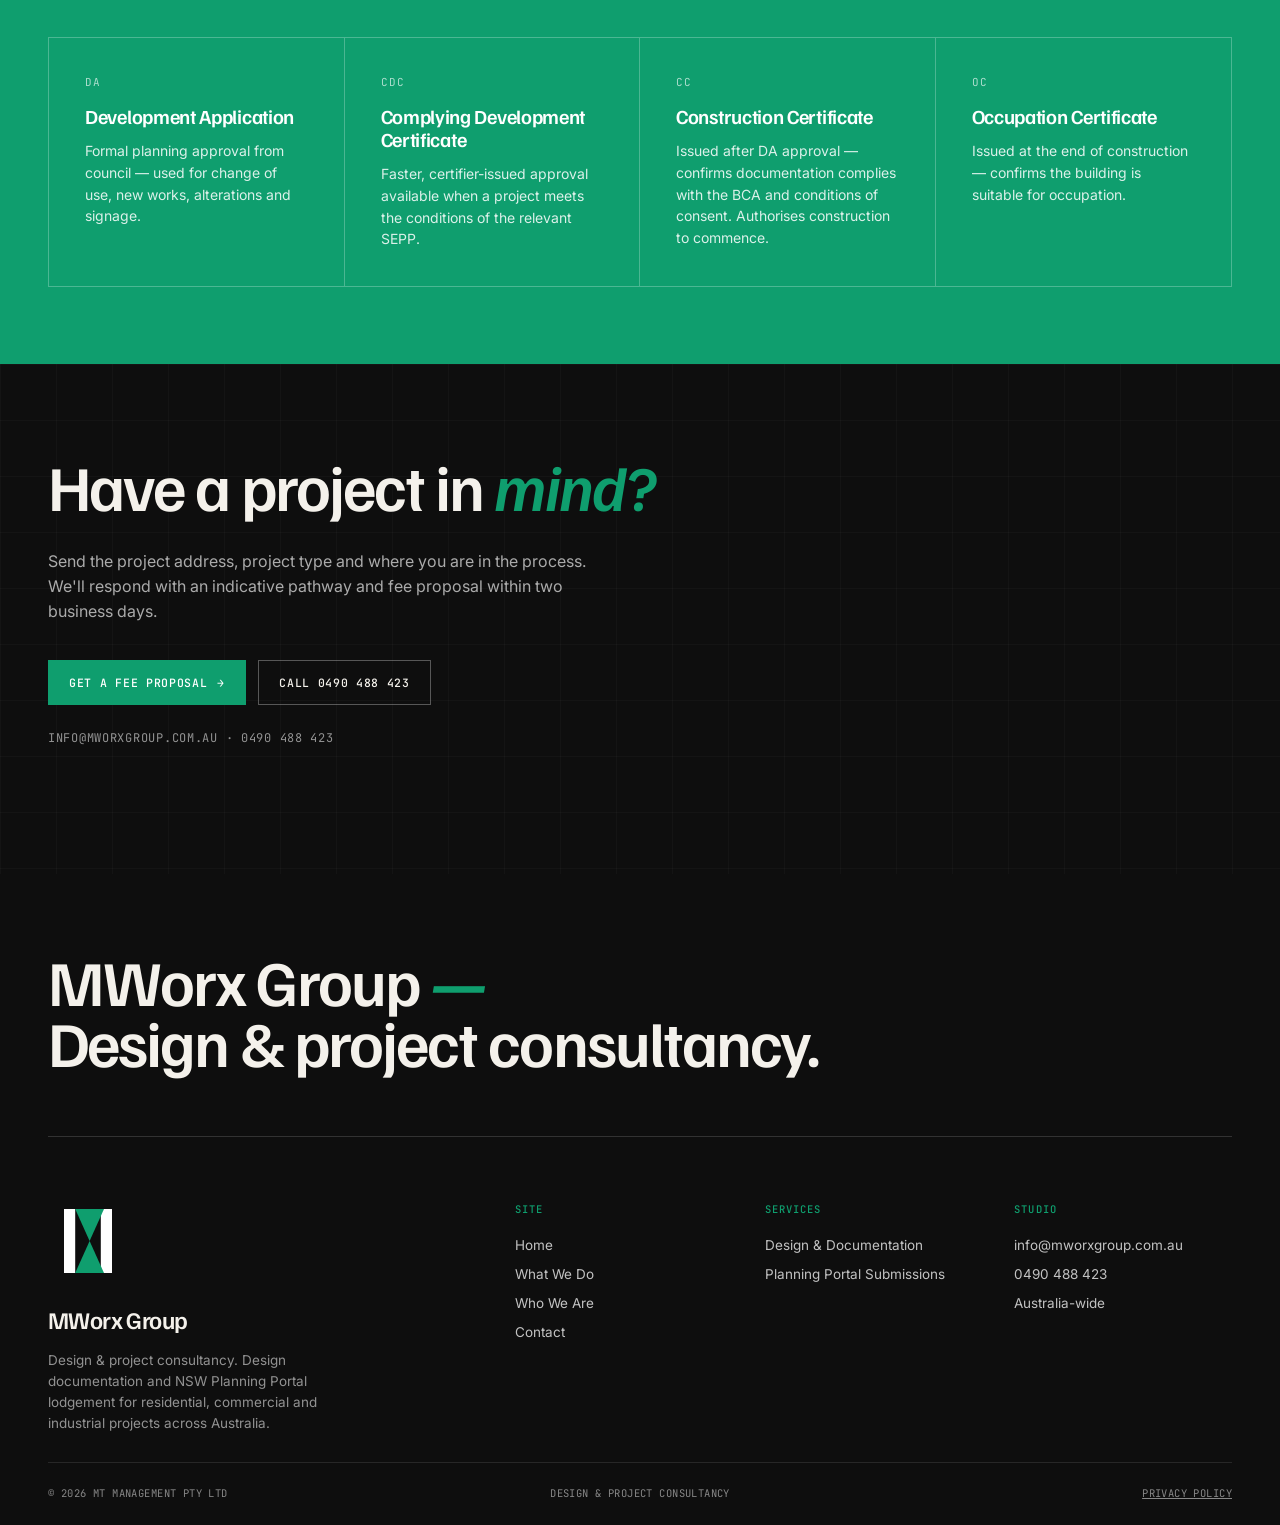
<file: design-documentation.html>
<!DOCTYPE html>
<html lang="en">
<head>
<meta charset="UTF-8">
<meta name="viewport" content="width=device-width, initial-scale=1.0">
<title>Design &amp; Documentation — MWorx Group</title>
<meta name="description" content="Design documentation for residential, commercial and industrial projects — DA, CDC and CC pathways. Floor plans, sections, elevations, supporting reports and consultant coordination.">

<!-- Open Graph / Twitter Card -->
<meta property="og:type" content="website">
<meta property="og:site_name" content="MWorx Group">
<meta property="og:url" content="https://mworxgroup.com.au/design-documentation">
<meta property="og:title" content="Design &amp; Documentation — MWorx Group">
<meta property="og:description" content="Design documentation for residential, commercial and industrial projects — DA, CDC and CC pathways. Floor plans, sections, elevations, supporting reports and consultant coordination.">
<meta property="og:image" content="https://mworxgroup.com.au/logo.png">
<meta name="twitter:card" content="summary">
<meta name="twitter:title" content="Design &amp; Documentation — MWorx Group">
<meta name="twitter:description" content="Design documentation for residential, commercial and industrial projects — DA, CDC and CC pathways. Floor plans, sections, elevations, supporting reports and consultant coordination.">
<meta name="twitter:image" content="https://mworxgroup.com.au/logo.png">

<!-- Google Tag Manager — replace GTM-KJ46XDCM with your real container ID -->
<script>(function(w,d,s,l,i){w[l]=w[l]||[];w[l].push({'gtm.start':
new Date().getTime(),event:'gtm.js'});var f=d.getElementsByTagName(s)[0],
j=d.createElement(s),dl=l!='dataLayer'?'&l='+l:'';j.async=true;j.src=
'https://www.googletagmanager.com/gtm.js?id='+i+dl;f.parentNode.insertBefore(j,f);
})(window,document,'script','dataLayer','GTM-KJ46XDCM');</script>
<!-- End Google Tag Manager -->
<link rel="preconnect" href="https://fonts.googleapis.com">
<link rel="preconnect" href="https://fonts.gstatic.com" crossorigin>
<link href="https://fonts.googleapis.com/css2?family=Familjen+Grotesk:ital,wght@0,400..700;1,400..700&family=Inter:wght@300..700&family=JetBrains+Mono:wght@400;500&display=swap" rel="stylesheet">
<link rel="stylesheet" href="styles.css">
<link rel="icon" type="image/svg+xml" href="logo.svg">
<link rel="icon" type="image/png" sizes="32x32" href="/logo.png">
<link rel="icon" type="image/png" sizes="16x16" href="/logo.png">
<link rel="apple-touch-icon" sizes="180x180" href="/logo.png">
</head>
<body>

<!-- Google Tag Manager (noscript) — replace GTM-KJ46XDCM with your real container ID -->
<noscript><iframe src="https://www.googletagmanager.com/ns.html?id=GTM-KJ46XDCM" height="0" width="0" style="display:none;visibility:hidden"></iframe></noscript>
<!-- End Google Tag Manager (noscript) -->

<header class="bar">
  <div class="wrap">
    <div class="bar-inner">
      <a class="mark" href="index.html">
        <img class="logo-mark" src="logo.svg" alt="" width="52" height="52">
        <span class="logo">MWorx Group</span>
        <span class="sub">Design &amp; project consultancy</span>
      </a>
      <nav class="primary">
        <a href="index.html">Home</a>
        <div class="nav-item-dropdown" data-dropdown>
          <a href="services.html" class="nav-link current">What We Do <span class="nav-caret" aria-hidden="true">▾</span></a>
          <button class="nav-sub-toggle" type="button" aria-expanded="false" aria-label="Toggle services menu" aria-controls="nav-mega-services"><span aria-hidden="true">▾</span></button>
          <div class="nav-mega" id="nav-mega-services">
            <div class="nav-mega-inner">
              <a class="nav-mega-col nav-mega-col-current" href="design-documentation.html">
                <div class="nav-mega-num">01</div>
                <div class="nav-mega-title">Design &amp; Documentation</div>
                <div class="nav-mega-desc">Residential, commercial &amp; industrial design — concept through to approval.</div>
              </a>
              <a class="nav-mega-col" href="planning-portal.html">
                <div class="nav-mega-num">02</div>
                <div class="nav-mega-title">Planning Portal Submissions</div>
                <div class="nav-mega-desc">NSW Planning Portal lodgement — fixed-fee, handled end to end.</div>
              </a>
            </div>
          </div>
        </div>
        <a href="about.html">Who We Are</a>
        <a href="contact.html">Contact</a>
      </nav>
      <div class="bar-cta">
        <a href="#enquire" class="btn btn-dark btn-sm" data-track="cta" data-cta-location="design-documentation-header" data-cta-type="form" data-cta-page="design-documentation">Enquire <span class="btn-arrow">→</span></a>
        <button class="nav-toggle" aria-label="Open menu">Menu</button>
      </div>
    </div>
  </div>
</header>

<section class="page-hero">
  <div class="wrap">
    <div class="page-hero-meta">
      <a href="index.html">Home</a> <span>/</span> <a href="services.html">What We Do</a> <span>/</span> <span>Design &amp; Documentation</span>
    </div>
    <div class="hero-eyebrow">01 · Service Area</div>
    <h1 class="page-title">Concept through to <em>approval</em>.</h1>
    <p class="page-lede">Design documentation for residential, commercial and industrial projects — Development Application (DA), Complying Development Certificate (CDC) and Construction Certificate (CC) pathways.</p>
  </div>
</section>

<section class="svc-section">
  <div class="wrap">
    <div class="svc-section-head reveal">
      <div class="svc-section-num" aria-hidden="true">01</div>
      <div class="svc-section-head-inner">
        <div class="svc-section-label">Design &amp; Documentation</div>
        <p class="svc-section-intro">We design and document residential, commercial and industrial projects for approval — whether that's a Development Application (DA) with council, a Complying Development Certificate (CDC) through a certifier, or Construction Certificate (CC) documentation to get construction started. Come to us with a sketch on a napkin, a set of plans from another consultant, or an existing DA approval — we handle the drawings, the pathway, the consultant coordination and the submission.</p>
      </div>
    </div>

    <!-- What We Design (sectors) -->
    <div class="svc-subsection reveal">
      <div class="svc-subsection-head">
        <h3>What we design</h3>
        <div class="svc-subsection-meta">By sector</div>
      </div>
      <div class="sector-grid">
        <div class="sector-card">
          <div class="sector-card-img"><span class="sector-tag">Residential</span><svg viewBox="0 0 64 64" fill="none" stroke="currentColor" stroke-width="1.8" stroke-linecap="round" stroke-linejoin="round" aria-hidden="true">
  <path d="M10 30 L32 12 L54 30"/>
  <path d="M14 28 V52 H50 V28"/>
  <path d="M26 52 V38 H38 V52"/>
  <path d="M20 38 H24"/>
  <path d="M40 38 H44"/>
</svg></div>
          <div class="sector-card-body">
            <h4>Residential</h4>
            <p>Houses, duplexes, granny flats and other residential accommodations. We take your vision and turn it into a documented, approval-ready design that works within council controls.</p>
          </div>
        </div>
        <div class="sector-card">
          <div class="sector-card-img"><span class="sector-tag">Commercial</span><svg viewBox="0 0 64 64" fill="none" stroke="currentColor" stroke-width="1.8" stroke-linecap="round" stroke-linejoin="round" aria-hidden="true">
  <rect x="10" y="14" width="44" height="38"/>
  <path d="M10 22 H54"/>
  <path d="M18 28 H22 M28 28 H32 M38 28 H42 M48 28 H50"/>
  <path d="M18 36 H22 M28 36 H32 M38 36 H42 M48 36 H50"/>
  <path d="M28 44 H36 V52"/>
</svg></div>
          <div class="sector-card-body">
            <h4>Commercial</h4>
            <p>Cafés, restaurants, medical centres, service stations, retail fitouts and change of use projects. Designed to meet BCA, accessibility, food premises and other statutory requirements from the start.</p>
          </div>
        </div>
        <div class="sector-card">
          <div class="sector-card-img"><span class="sector-tag">Industrial</span><svg viewBox="0 0 64 64" fill="none" stroke="currentColor" stroke-width="1.8" stroke-linecap="round" stroke-linejoin="round" aria-hidden="true">
  <path d="M8 52 V32 L24 38 V32 L40 38 V32 L56 38 V52 Z"/>
  <path d="M8 52 H56"/>
  <path d="M16 52 V44 H22 V52"/>
  <path d="M32 52 V44 H38 V52"/>
  <path d="M46 52 V44 H52 V52"/>
</svg></div>
          <div class="sector-card-body">
            <h4>Industrial</h4>
            <p>Warehouses, factories and industrial facilities. Documentation prepared for the relevant approval pathway with fire, egress and structural provisions considered at design stage.</p>
          </div>
        </div>
      </div>
    </div>

    <!-- How We Get It Approved (pathways) -->
    <div class="svc-subsection reveal">
      <div class="svc-subsection-head">
        <h3>How we get it approved</h3>
        <div class="svc-subsection-meta">By pathway</div>
      </div>
      <div class="pathway-blocks">
        <div class="pathway-block">
          <div class="pathway-block-abbr">DA</div>
          <div class="pathway-block-body">
            <h4>Development Application</h4>
            <p>We design within the LEP and DCP controls that apply to your site and prepare the full documentation set for council assessment. The goal is a clean submission that moves through assessment without unnecessary delays or RFIs.</p>
          </div>
        </div>
        <div class="pathway-block">
          <div class="pathway-block-abbr">CDC</div>
          <div class="pathway-block-body">
            <h4>Complying Development Certificate</h4>
            <p>Not every project needs a DA. We check your planning certificate and liaise with certifiers to confirm whether your project qualifies for the faster CDC pathway before any documentation work begins — so you're not paying for the wrong process.</p>
          </div>
        </div>
        <div class="pathway-block">
          <div class="pathway-block-abbr">CC</div>
          <div class="pathway-block-body">
            <h4>Construction Certificate</h4>
            <p>Already have a DA approval? We prepare the CC documentation so construction can commence — whether we did the original DA or another consultant did. We review the conditions of consent, update the drawings and coordinate with the certifier.</p>
          </div>
        </div>
      </div>
    </div>

    <!-- What else is included -->
    <div class="svc-subsection reveal">
      <div class="svc-subsection-head">
        <h3>What else is included</h3>
        <div class="svc-subsection-meta">Beyond drawings</div>
      </div>
      <div class="included-grid">
        <div class="included-item">
          <h4>Consultant coordination</h4>
          <p>We source quotes from engineers, surveyors and other specialists, review their reports, and implement their requirements into the drawing set — so you're not chasing five different consultants yourself.</p>
        </div>
        <div class="included-item">
          <h4>Submission</h4>
          <p>We lodge the application with the assessing authority (council or certifier), including all required documentation, declarations and fees.</p>
        </div>
      </div>
    </div>

    <div class="svc-section-cta reveal">
      <a class="btn btn-dark" href="#enquire" data-track="cta" data-cta-location="design-documentation-section" data-cta-type="form" data-cta-page="design-documentation">Get a Fee Proposal <span class="btn-arrow">→</span></a>
    </div>
  </div>
</section>

<!-- ============ INLINE ENQUIRY FORM ============ -->
<section class="section section-divider" id="enquire">
  <div class="wrap">
    <div class="section-meta">
      <div class="label">Get a Fee Proposal</div>
      <div>Response within 2 business days</div>
    </div>

    <h2 class="section-title">Get a <em>fee proposal</em>.</h2>
    <p class="section-lead">Send a short brief with the project address, project type and where you are in the process. We'll respond with an indicative pathway and fee proposal within two business days.</p>

    <form class="contact-form" id="dd-enquiry-form" name="design-documentation-enquiry" method="POST" data-netlify="true" data-netlify-honeypot="bot-field" novalidate>
      <input type="hidden" name="form-name" value="design-documentation-enquiry">
      <p class="hp"><label>Don't fill this out if you're human: <input name="bot-field"></label></p>

      <div class="field-grid-2">
        <div class="field">
          <label for="dd-name">Your Name <span class="req">*</span></label>
          <input id="dd-name" name="name" type="text" required autocomplete="name">
        </div>
        <div class="field">
          <label for="dd-phone">Phone <span class="req">*</span></label>
          <input id="dd-phone" name="phone" type="tel" required autocomplete="tel">
        </div>
      </div>

      <div class="field">
        <label for="dd-email">Email <span class="req">*</span></label>
        <input id="dd-email" name="email" type="email" required autocomplete="email">
      </div>

      <div class="field">
        <label for="dd-project-address">Project Address <span class="req">*</span></label>
        <input id="dd-project-address" name="project_address" type="text" required placeholder="Street address, suburb, postcode">
      </div>

      <div class="field-grid-2">
        <div class="field">
          <label for="dd-project-type">Project Type <span class="req">*</span></label>
          <select id="dd-project-type" name="project_type" required>
            <option value="">— Please choose —</option>
            <option value="Residential">Residential</option>
            <option value="Commercial">Commercial</option>
            <option value="Industrial">Industrial</option>
            <option value="Mixed-use">Mixed-use</option>
            <option value="Not sure">Not sure</option>
          </select>
        </div>
        <div class="field">
          <label for="dd-stage">Project Stage <span class="req">*</span></label>
          <select id="dd-stage" name="stage" required>
            <option value="">— Please choose —</option>
            <option value="Concept / feasibility">Concept / feasibility</option>
            <option value="Pre-DA / design development">Pre-DA / design development</option>
            <option value="Ready to lodge DA / CDC">Ready to lodge DA / CDC</option>
            <option value="DA approved — need CC">DA approved — need CC</option>
            <option value="Modification / S4.55">Modification / S4.55</option>
            <option value="Not sure">Not sure</option>
          </select>
        </div>
      </div>

      <div class="field">
        <label for="dd-help-needed">Help Needed <span class="req">*</span></label>
        <select id="dd-help-needed" name="help_needed" required>
          <option value="">— Please choose —</option>
          <option value="Full design and documentation">Full design and documentation</option>
          <option value="Documentation only (have a design)">Documentation only (have a design)</option>
          <option value="CC documentation (have DA approval)">CC documentation (have DA approval)</option>
          <option value="Consultant coordination">Consultant coordination</option>
          <option value="Not sure — need advice">Not sure — need advice</option>
        </select>
      </div>

      <div class="field">
        <label for="dd-message">Project Description</label>
        <textarea id="dd-message" name="message" placeholder="Project scope, target timeline, anything you'd like us to know about the site or brief."></textarea>
      </div>

      <div class="form-foot">
        <p>Response within 2 business days</p>
        <button type="submit" class="btn btn-primary" data-track="cta" data-cta-location="design-documentation-form" data-cta-type="form" data-cta-page="design-documentation">Get a Fee Proposal <span class="btn-arrow">→</span></button>
      </div>

      <div class="form-error" id="dd-form-error" role="alert">Something went wrong. Please try again, or call <a href="tel:+61490488423">0490 488 423</a>.</div>
    </form>

    <div class="form-success" id="dd-form-success" role="status">
      <div class="form-success-check">✓</div>
      <h3>Enquiry <em>received</em>.</h3>
      <p>Thanks — your enquiry has been received. We'll review the details and get back to you within 2 business days.</p>
    </div>
  </div>
</section>

<!-- Related: Planning Portal -->
<section class="section section-divider">
  <div class="wrap">
    <div class="section-meta">
      <div class="label">Related</div>
      <div>Other service area</div>
    </div>
    <div class="svc-overview svc-overview-2">
      <a class="svc-card" href="planning-portal.html">
        <div class="svc-card-top">
          <div class="svc-card-num">02</div>
          <div class="svc-card-arrow">→</div>
        </div>
        <h3>Planning Portal Submissions</h3>
        <p>NSW Planning Portal lodgement — fixed-fee, handled end to end.</p>
      </a>
      <a class="svc-card" href="services.html">
        <div class="svc-card-top">
          <div class="svc-card-num">↺</div>
          <div class="svc-card-arrow">→</div>
        </div>
        <h3>Back to What We Do</h3>
        <p>Overview of both service areas, approval pathways and FAQ.</p>
      </a>
    </div>
  </div>
</section>

<section class="section section-emerald">
  <div class="wrap">
    <div class="section-meta">
      <div class="label">Reference</div>
      <div>Approval pathways</div>
    </div>

    <h2 class="section-title">Common <em>approval pathways</em>.</h2>
    <p class="section-lead">A short reference to the pathways most often referenced in our work. The right route depends on the project, site and council — we recommend the most suitable option once the brief is reviewed.</p>

    <div class="pathways-grid">
      <div class="pathway-cell">
        <div class="pathway-abbr">DA</div>
        <h4>Development Application</h4>
        <p>Formal planning approval from council — used for change of use, new works, alterations and signage.</p>
      </div>
      <div class="pathway-cell">
        <div class="pathway-abbr">CDC</div>
        <h4>Complying Development Certificate</h4>
        <p>Faster, certifier-issued approval available when a project meets the conditions of the relevant SEPP.</p>
      </div>
      <div class="pathway-cell">
        <div class="pathway-abbr">CC</div>
        <h4>Construction Certificate</h4>
        <p>Issued after DA approval — confirms documentation complies with the BCA and conditions of consent. Authorises construction to commence.</p>
      </div>
      <div class="pathway-cell">
        <div class="pathway-abbr">OC</div>
        <h4>Occupation Certificate</h4>
        <p>Issued at the end of construction — confirms the building is suitable for occupation.</p>
      </div>
    </div>
  </div>
</section>

<section class="cta-jumbo">
  <div class="wrap">
    <h2>Have a project in <em>mind?</em></h2>
    <p>Send the project address, project type and where you are in the process. We'll respond with an indicative pathway and fee proposal within two business days.</p>
    <div class="ctas">
      <a href="#enquire" class="btn btn-primary" data-track="cta" data-cta-location="design-documentation-jumbo" data-cta-type="form" data-cta-page="design-documentation">Get a Fee Proposal <span class="btn-arrow">→</span></a>
      <a href="tel:+61490488423" class="btn btn-outline" data-track="cta" data-cta-location="design-documentation-jumbo" data-cta-type="call" data-cta-page="design-documentation">Call 0490 488 423</a>
    </div>
    <p style="margin-top: 24px; font-family: var(--mono); font-size: 12px; letter-spacing: 0.06em; text-transform: uppercase; color: rgba(255,255,255,0.55);">info@mworxgroup.com.au · 0490 488 423</p>
  </div>
</section>

<footer class="site-footer">
  <div class="wrap">
    <div class="footer-jumbo">MWorx Group <em>—</em><br>Design &amp; project consultancy.</div>

    <div class="footer-grid">
      <div class="footer-mark">
        <img class="logo-mark" src="logo-light.svg" alt="" width="80" height="80">
        <div class="logo">MWorx Group</div>
        <p>Design &amp; project consultancy. Design documentation and NSW Planning Portal lodgement for residential, commercial and industrial projects across Australia.</p>
      </div>
      <div class="footer-col">
        <h5>Site</h5>
        <a href="index.html">Home</a>
        <a href="services.html">What We Do</a>
        <a href="about.html">Who We Are</a>
        <a href="contact.html">Contact</a>
      </div>
      <div class="footer-col">
        <h5>Services</h5>
        <a href="design-documentation.html">Design &amp; Documentation</a>
        <a href="planning-portal.html">Planning Portal Submissions</a>
      </div>
      <div class="footer-col">
        <h5>Studio</h5>
        <a href="mailto:info@mworxgroup.com.au">info@mworxgroup.com.au</a>
        <a href="tel:+61490488423">0490 488 423</a>
        <span>Australia-wide</span>
      </div>
    </div>

    <div class="footer-bottom">
      <div>© 2026 MT Management Pty Ltd</div>
      <div class="center">Design &amp; project consultancy</div>
      <div class="right"><a href="privacy.html" style="color: inherit;">Privacy Policy</a></div>
    </div>
  </div>
</footer>

<a href="#enquire" class="btn btn-primary floating-cta" data-track="cta" data-cta-location="design-documentation-floating" data-cta-type="form" data-cta-page="design-documentation">Enquire <span class="btn-arrow">→</span></a>

<script src="site.js"></script>
<script>
(function() {
  var form = document.getElementById('dd-enquiry-form');
  if (!form) return;
  var successEl = document.getElementById('dd-form-success');
  var errorEl = document.getElementById('dd-form-error');

  form.addEventListener('submit', function(e) {
    e.preventDefault();
    errorEl.style.display = 'none';

    if (!form.checkValidity()) {
      form.reportValidity();
      return;
    }

    var btn = form.querySelector('button[type="submit"]');
    var btnHTML = btn.innerHTML;
    btn.disabled = true;
    btn.innerHTML = 'Sending…';

    var data = new FormData(form);
    var values = {};
    data.forEach(function(v, k) { values[k] = v; });

    fetch('/', {
      method: 'POST',
      headers: { 'Content-Type': 'application/x-www-form-urlencoded' },
      body: new URLSearchParams(data).toString()
    })
    .then(function(r) {
      if (!r.ok) {
        return r.text().then(function(text) {
          throw new Error('HTTP ' + r.status + ' — ' + (text || 'no body'));
        });
      }

      form.style.display = 'none';
      successEl.style.display = 'block';
      successEl.scrollIntoView({ behavior: 'smooth', block: 'center' });

      var payload = {
        event: 'mworx_lead_submit',
        form_location: 'design_documentation',
        help_needed: values.help_needed || null,
        application_type: null,
        documents_ready: null,
        project_type: values.project_type || null,
        stage: values.stage || null
      };

      if (window.dataLayer) { window.dataLayer.push(payload); }
      window.dispatchEvent(new CustomEvent('mworx_lead_submit', { detail: payload }));
    })
    .catch(function(err) {
      console.error('[MWorx form] Submission error:', err);
      btn.disabled = false;
      btn.innerHTML = btnHTML;
      errorEl.style.display = 'block';
      errorEl.scrollIntoView({ behavior: 'smooth', block: 'center' });
    });
  });
})();
</script>

</body>
</html>
</file>
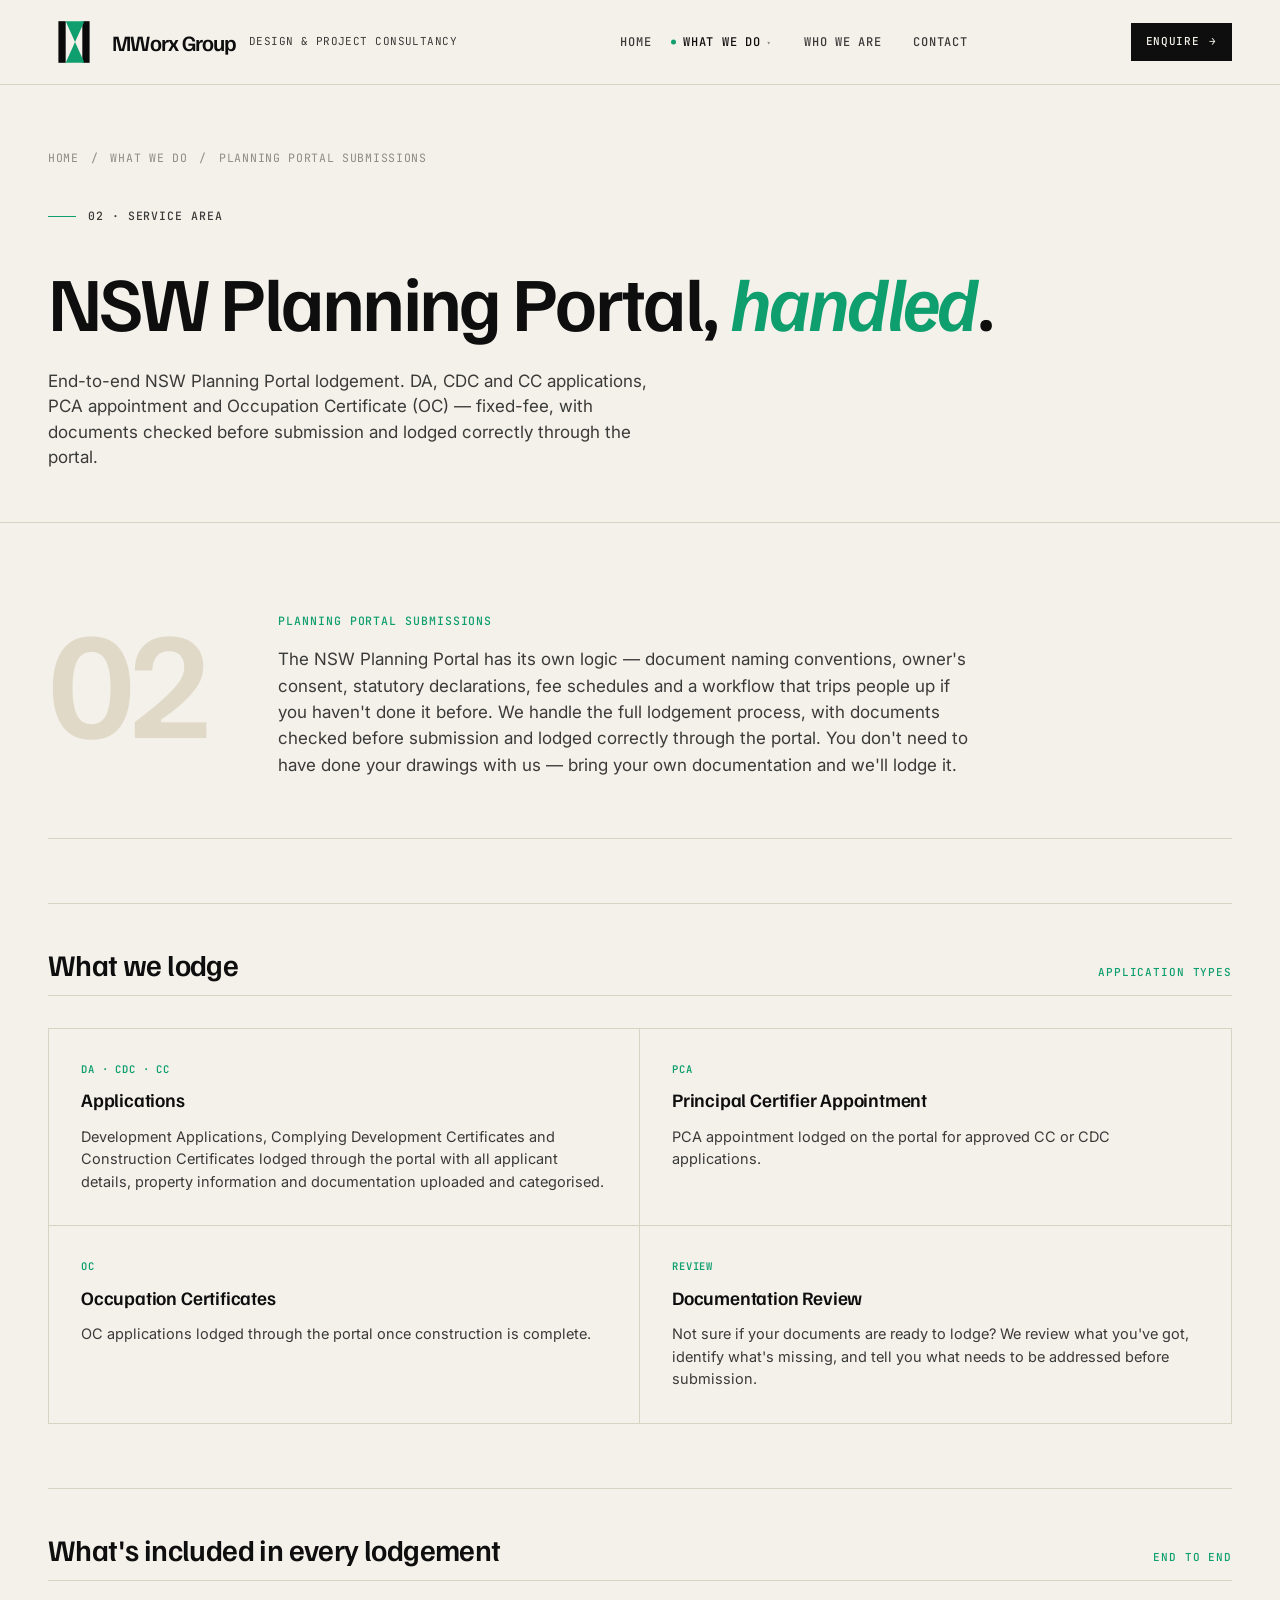
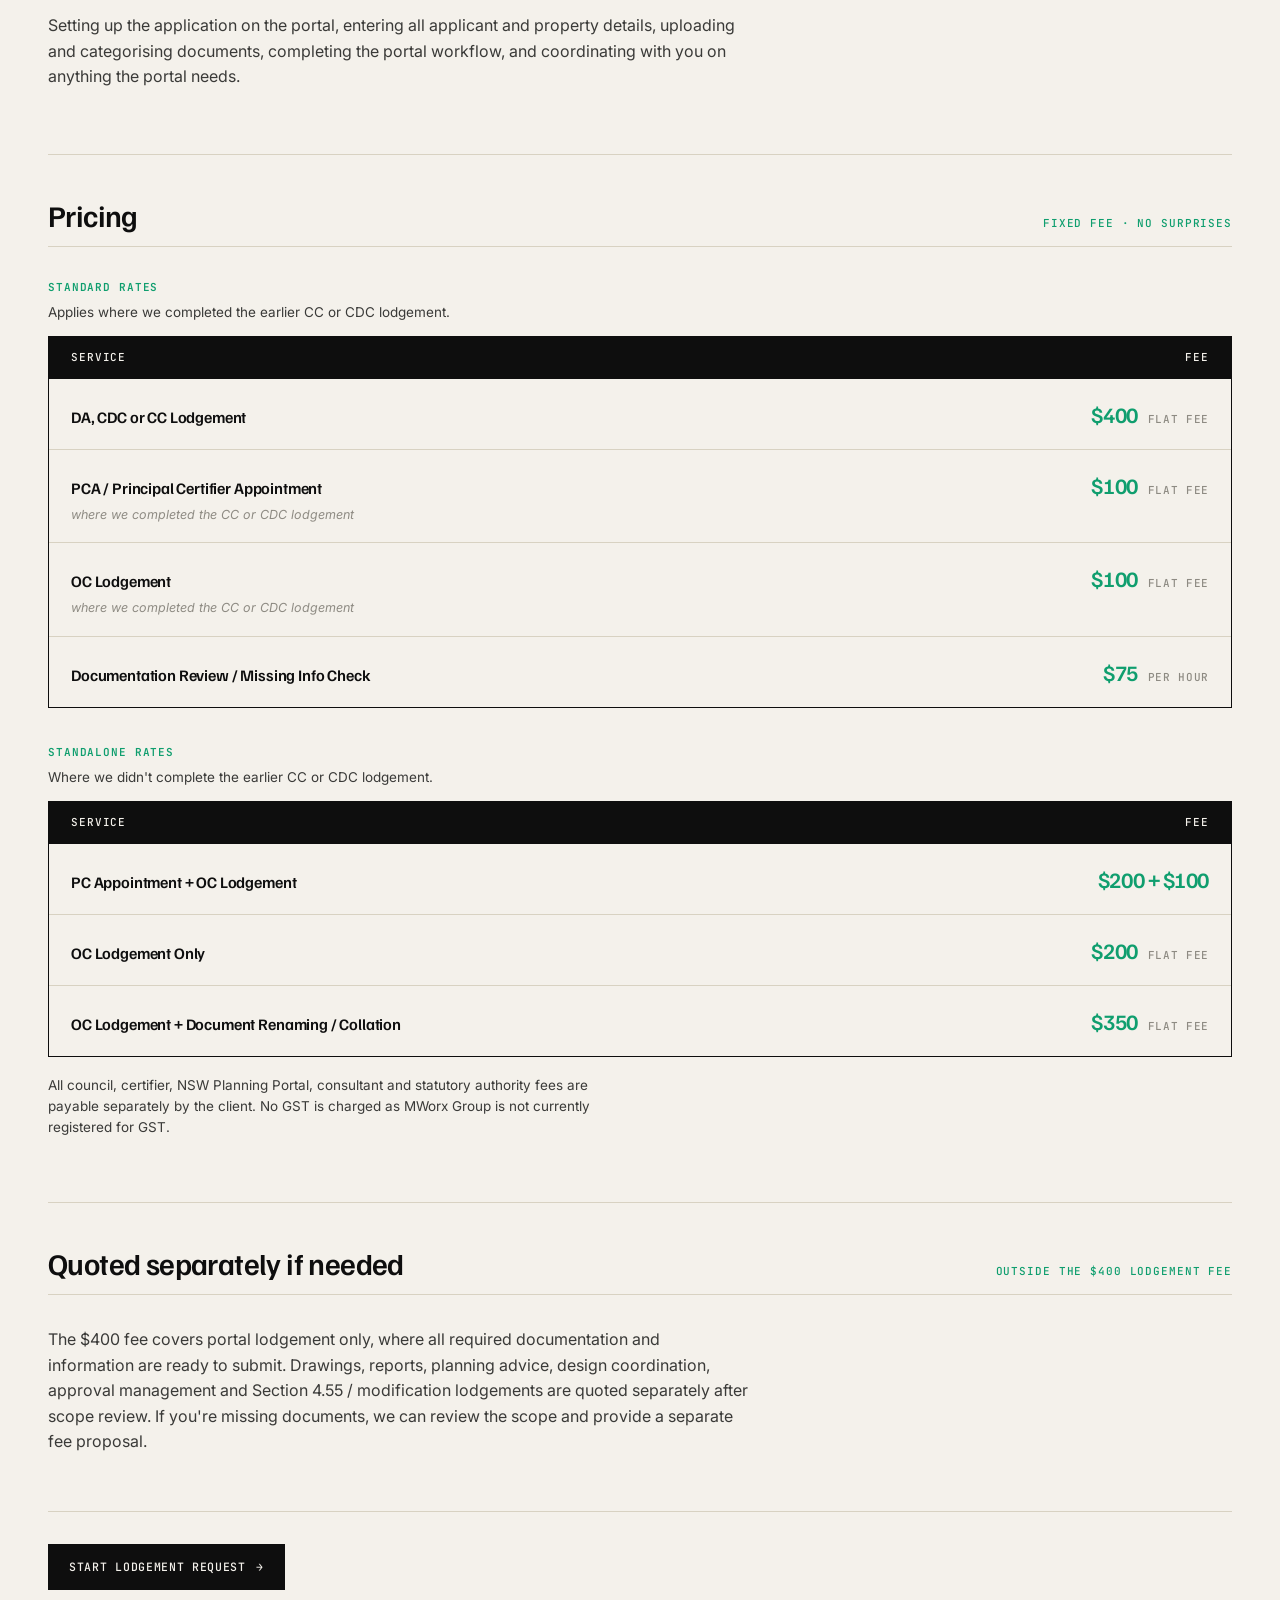
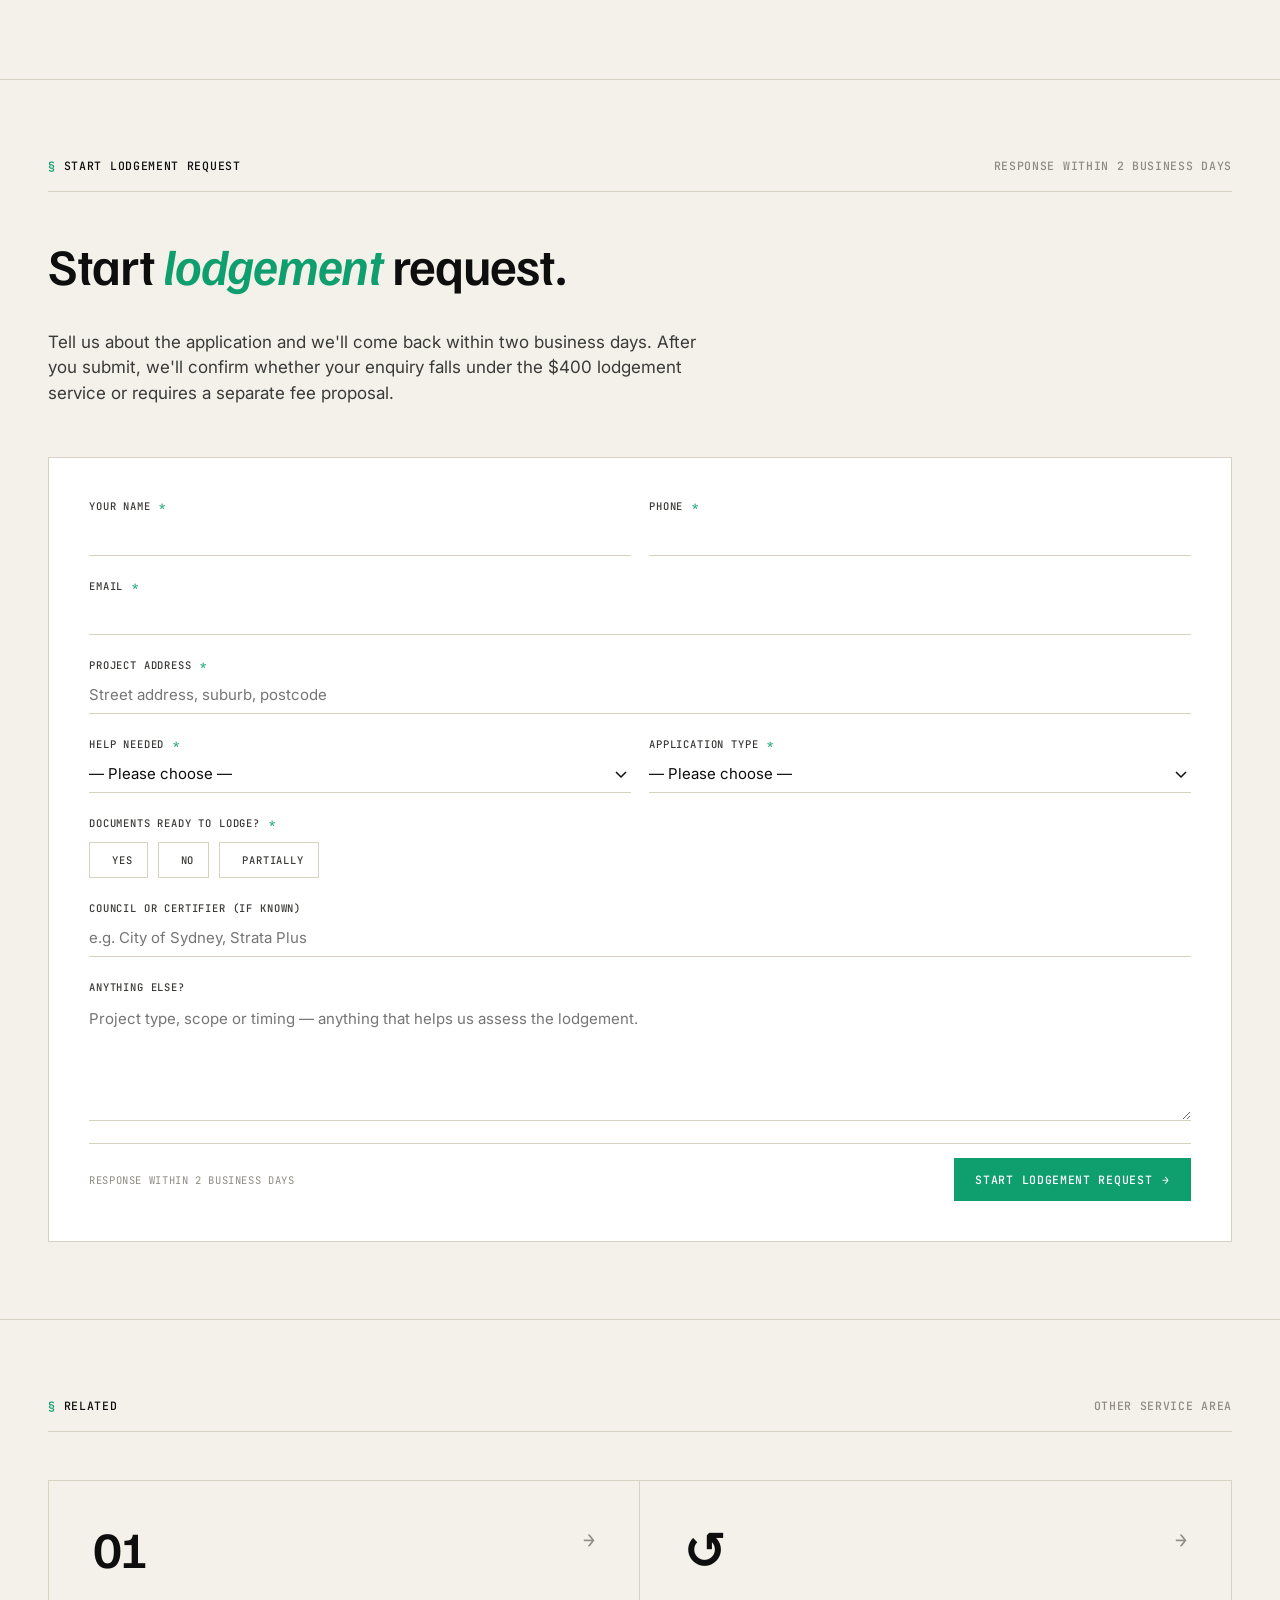
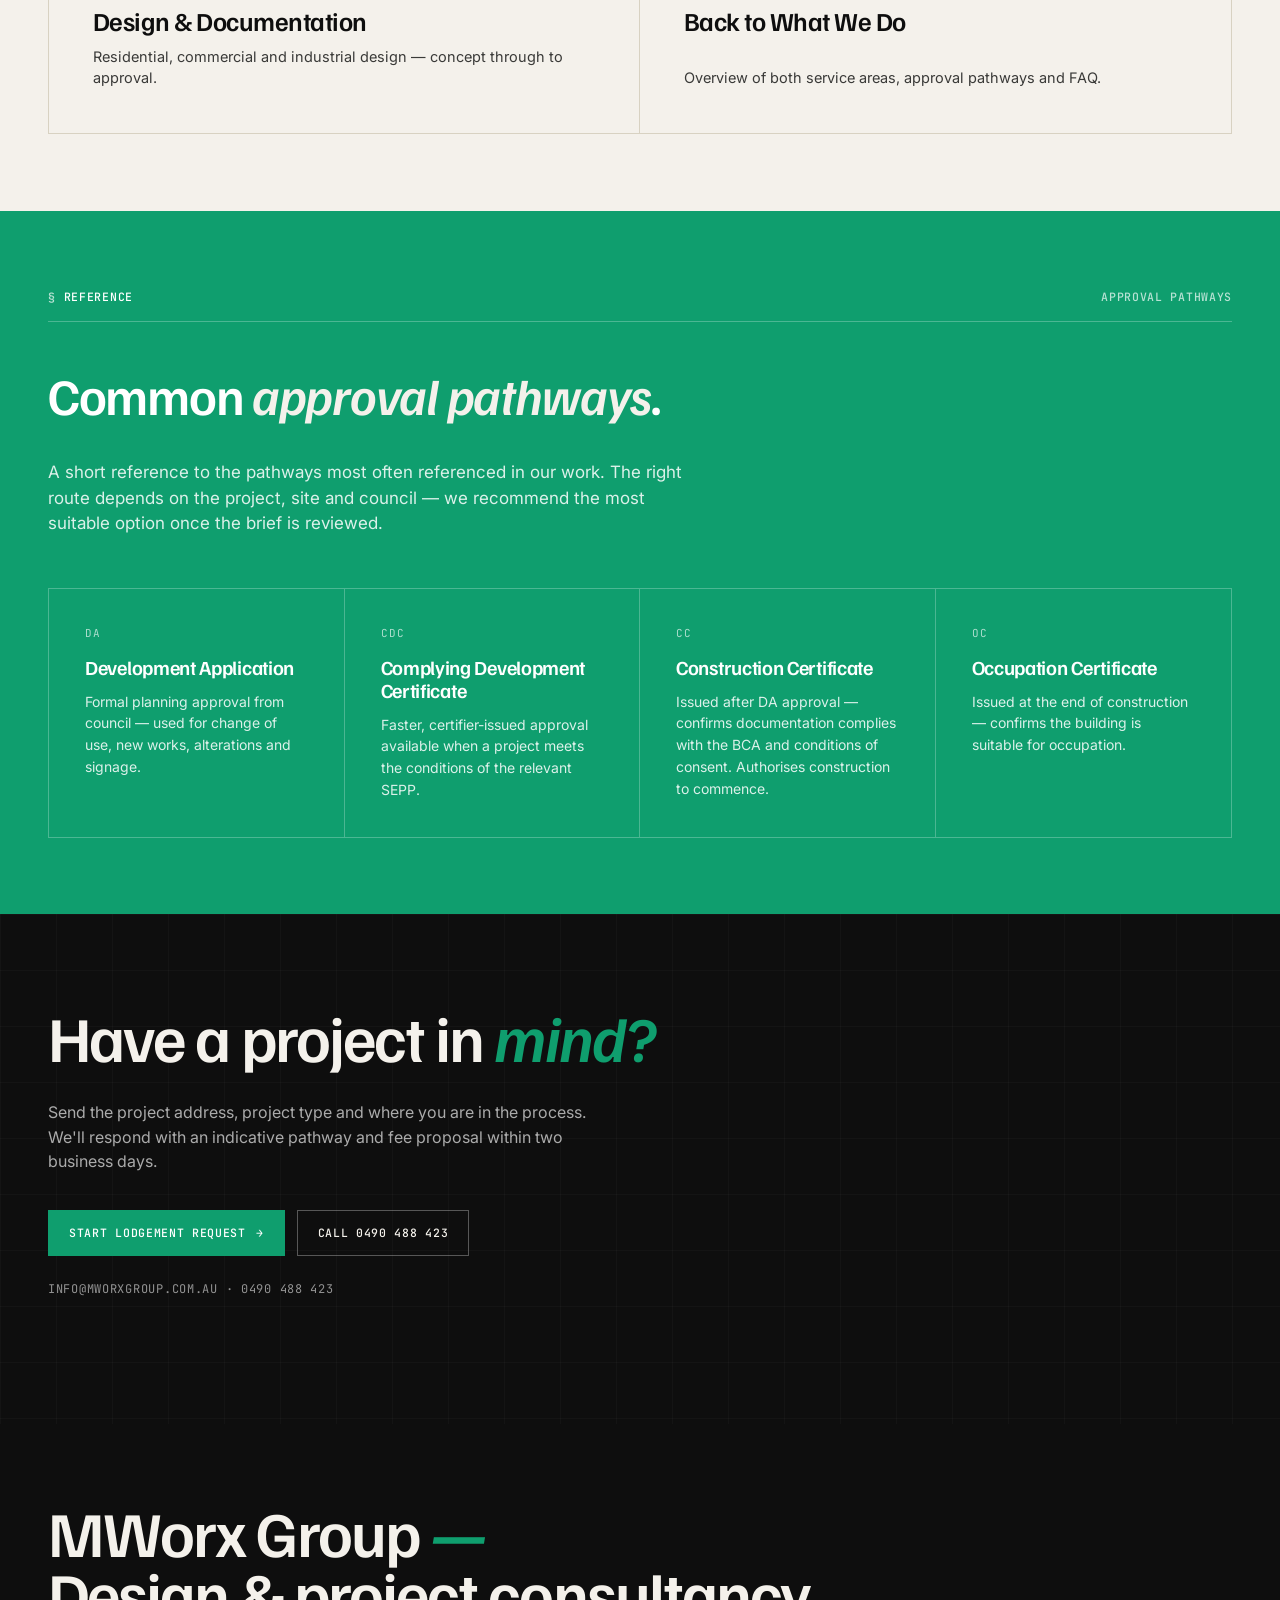
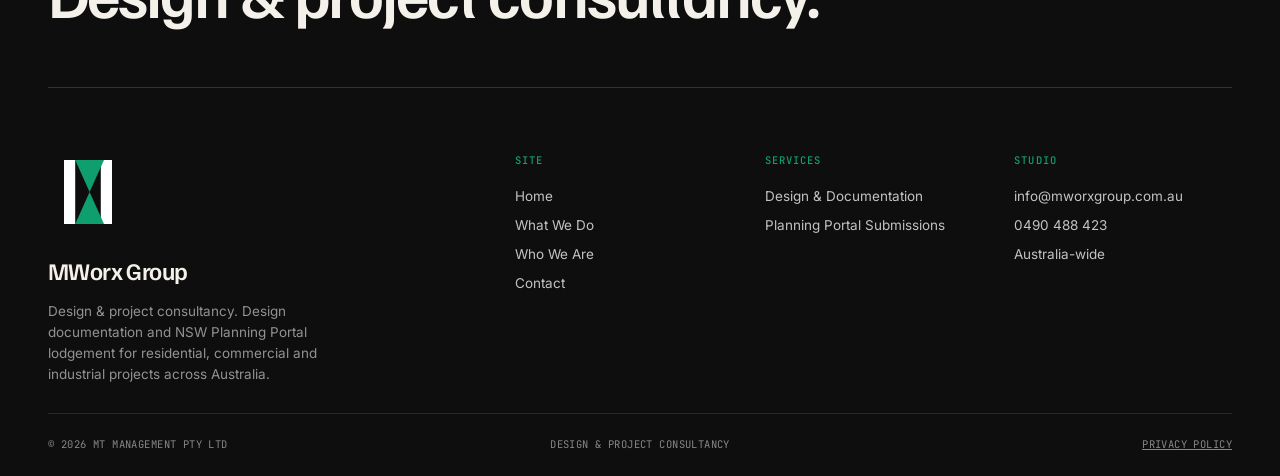
<file: planning-portal.html>
<!DOCTYPE html>
<html lang="en">
<head>
<meta charset="UTF-8">
<meta name="viewport" content="width=device-width, initial-scale=1.0">
<title>Planning Portal Submissions — MWorx Group</title>
<meta name="description" content="NSW Planning Portal lodgement — DA, CDC and CC applications, PCA appointment and OC. Fixed-fee, handled end to end. From $400.">

<!-- Open Graph / Twitter Card -->
<meta property="og:type" content="website">
<meta property="og:site_name" content="MWorx Group">
<meta property="og:url" content="https://mworxgroup.com.au/planning-portal">
<meta property="og:title" content="Planning Portal Submissions — MWorx Group">
<meta property="og:description" content="NSW Planning Portal lodgement — DA, CDC and CC applications, PCA appointment and OC. Fixed-fee, handled end to end. From $400.">
<meta property="og:image" content="https://mworxgroup.com.au/logo.png">
<meta name="twitter:card" content="summary">
<meta name="twitter:title" content="Planning Portal Submissions — MWorx Group">
<meta name="twitter:description" content="NSW Planning Portal lodgement — DA, CDC and CC applications, PCA appointment and OC. Fixed-fee, handled end to end. From $400.">
<meta name="twitter:image" content="https://mworxgroup.com.au/logo.png">

<!-- Google Tag Manager — replace GTM-KJ46XDCM with your real container ID -->
<script>(function(w,d,s,l,i){w[l]=w[l]||[];w[l].push({'gtm.start':
new Date().getTime(),event:'gtm.js'});var f=d.getElementsByTagName(s)[0],
j=d.createElement(s),dl=l!='dataLayer'?'&l='+l:'';j.async=true;j.src=
'https://www.googletagmanager.com/gtm.js?id='+i+dl;f.parentNode.insertBefore(j,f);
})(window,document,'script','dataLayer','GTM-KJ46XDCM');</script>
<!-- End Google Tag Manager -->
<link rel="preconnect" href="https://fonts.googleapis.com">
<link rel="preconnect" href="https://fonts.gstatic.com" crossorigin>
<link href="https://fonts.googleapis.com/css2?family=Familjen+Grotesk:ital,wght@0,400..700;1,400..700&family=Inter:wght@300..700&family=JetBrains+Mono:wght@400;500&display=swap" rel="stylesheet">
<link rel="stylesheet" href="styles.css">
<link rel="icon" type="image/svg+xml" href="logo.svg">
<link rel="icon" type="image/png" sizes="32x32" href="/logo.png">
<link rel="icon" type="image/png" sizes="16x16" href="/logo.png">
<link rel="apple-touch-icon" sizes="180x180" href="/logo.png">
</head>
<body>

<!-- Google Tag Manager (noscript) — replace GTM-KJ46XDCM with your real container ID -->
<noscript><iframe src="https://www.googletagmanager.com/ns.html?id=GTM-KJ46XDCM" height="0" width="0" style="display:none;visibility:hidden"></iframe></noscript>
<!-- End Google Tag Manager (noscript) -->

<header class="bar">
  <div class="wrap">
    <div class="bar-inner">
      <a class="mark" href="index.html">
        <img class="logo-mark" src="logo.svg" alt="" width="52" height="52">
        <span class="logo">MWorx Group</span>
        <span class="sub">Design &amp; project consultancy</span>
      </a>
      <nav class="primary">
        <a href="index.html">Home</a>
        <div class="nav-item-dropdown" data-dropdown>
          <a href="services.html" class="nav-link current">What We Do <span class="nav-caret" aria-hidden="true">▾</span></a>
          <button class="nav-sub-toggle" type="button" aria-expanded="false" aria-label="Toggle services menu" aria-controls="nav-mega-services"><span aria-hidden="true">▾</span></button>
          <div class="nav-mega" id="nav-mega-services">
            <div class="nav-mega-inner">
              <a class="nav-mega-col" href="design-documentation.html">
                <div class="nav-mega-num">01</div>
                <div class="nav-mega-title">Design &amp; Documentation</div>
                <div class="nav-mega-desc">Residential, commercial &amp; industrial design — concept through to approval.</div>
              </a>
              <a class="nav-mega-col nav-mega-col-current" href="planning-portal.html">
                <div class="nav-mega-num">02</div>
                <div class="nav-mega-title">Planning Portal Submissions</div>
                <div class="nav-mega-desc">NSW Planning Portal lodgement — fixed-fee, handled end to end.</div>
              </a>
            </div>
          </div>
        </div>
        <a href="about.html">Who We Are</a>
        <a href="contact.html">Contact</a>
      </nav>
      <div class="bar-cta">
        <a href="#enquire" class="btn btn-dark btn-sm" data-track="cta" data-cta-location="planning-portal-header" data-cta-type="form" data-cta-page="planning-portal">Enquire <span class="btn-arrow">→</span></a>
        <button class="nav-toggle" aria-label="Open menu">Menu</button>
      </div>
    </div>
  </div>
</header>

<section class="page-hero">
  <div class="wrap">
    <div class="page-hero-meta">
      <a href="index.html">Home</a> <span>/</span> <a href="services.html">What We Do</a> <span>/</span> <span>Planning Portal Submissions</span>
    </div>
    <div class="hero-eyebrow">02 · Service Area</div>
    <h1 class="page-title">NSW Planning Portal, <em>handled</em>.</h1>
    <p class="page-lede">End-to-end NSW Planning Portal lodgement. DA, CDC and CC applications, PCA appointment and Occupation Certificate (OC) — fixed-fee, with documents checked before submission and lodged correctly through the portal.</p>
  </div>
</section>

<section class="svc-section">
  <div class="wrap">
    <div class="svc-section-head reveal">
      <div class="svc-section-num" aria-hidden="true">02</div>
      <div class="svc-section-head-inner">
        <div class="svc-section-label">Planning Portal Submissions</div>
        <p class="svc-section-intro">The NSW Planning Portal has its own logic — document naming conventions, owner's consent, statutory declarations, fee schedules and a workflow that trips people up if you haven't done it before. We handle the full lodgement process, with documents checked before submission and lodged correctly through the portal. You don't need to have done your drawings with us — bring your own documentation and we'll lodge it.</p>
      </div>
    </div>

    <!-- What we lodge -->
    <div class="svc-subsection reveal">
      <div class="svc-subsection-head">
        <h3>What we lodge</h3>
        <div class="svc-subsection-meta">Application types</div>
      </div>
      <div class="lodge-grid">
        <div class="lodge-item">
          <div class="lodge-tag">DA · CDC · CC</div>
          <h4>Applications</h4>
          <p>Development Applications, Complying Development Certificates and Construction Certificates lodged through the portal with all applicant details, property information and documentation uploaded and categorised.</p>
        </div>
        <div class="lodge-item">
          <div class="lodge-tag">PCA</div>
          <h4>Principal Certifier Appointment</h4>
          <p>PCA appointment lodged on the portal for approved CC or CDC applications.</p>
        </div>
        <div class="lodge-item">
          <div class="lodge-tag">OC</div>
          <h4>Occupation Certificates</h4>
          <p>OC applications lodged through the portal once construction is complete.</p>
        </div>
        <div class="lodge-item">
          <div class="lodge-tag">Review</div>
          <h4>Documentation Review</h4>
          <p>Not sure if your documents are ready to lodge? We review what you've got, identify what's missing, and tell you what needs to be addressed before submission.</p>
        </div>
      </div>
    </div>

    <!-- What's included -->
    <div class="svc-subsection reveal">
      <div class="svc-subsection-head">
        <h3>What's included in every lodgement</h3>
        <div class="svc-subsection-meta">End to end</div>
      </div>
      <p class="svc-subsection-body">Setting up the application on the portal, entering all applicant and property details, uploading and categorising documents, completing the portal workflow, and coordinating with you on anything the portal needs.</p>
    </div>

    <!-- Pricing -->
    <div class="svc-subsection reveal">
      <div class="svc-subsection-head">
        <h3>Pricing</h3>
        <div class="svc-subsection-meta">Fixed fee · No surprises</div>
      </div>

      <div class="pricing-group">
        <div class="pricing-group-label">Standard rates</div>
        <p class="pricing-group-note">Applies where we completed the earlier CC or CDC lodgement.</p>
        <div class="pricing-table">
          <div class="pricing-row pricing-head">
            <div class="pricing-service">Service</div>
            <div class="pricing-fee">Fee</div>
          </div>
          <div class="pricing-row">
            <div class="pricing-service">DA, CDC or CC Lodgement</div>
            <div class="pricing-fee"><strong>$400</strong> <span>flat fee</span></div>
          </div>
          <div class="pricing-row">
            <div class="pricing-service">PCA / Principal Certifier Appointment <em class="pricing-cond">where we completed the CC or CDC lodgement</em></div>
            <div class="pricing-fee"><strong>$100</strong> <span>flat fee</span></div>
          </div>
          <div class="pricing-row">
            <div class="pricing-service">OC Lodgement <em class="pricing-cond">where we completed the CC or CDC lodgement</em></div>
            <div class="pricing-fee"><strong>$100</strong> <span>flat fee</span></div>
          </div>
          <div class="pricing-row">
            <div class="pricing-service">Documentation Review / Missing Info Check</div>
            <div class="pricing-fee"><strong>$75</strong> <span>per hour</span></div>
          </div>
        </div>
      </div>

      <div class="pricing-group">
        <div class="pricing-group-label">Standalone rates</div>
        <p class="pricing-group-note">Where we didn't complete the earlier CC or CDC lodgement.</p>
        <div class="pricing-table">
          <div class="pricing-row pricing-head">
            <div class="pricing-service">Service</div>
            <div class="pricing-fee">Fee</div>
          </div>
          <div class="pricing-row">
            <div class="pricing-service">PC Appointment + OC Lodgement</div>
            <div class="pricing-fee"><strong>$200 + $100</strong></div>
          </div>
          <div class="pricing-row">
            <div class="pricing-service">OC Lodgement Only</div>
            <div class="pricing-fee"><strong>$200</strong> <span>flat fee</span></div>
          </div>
          <div class="pricing-row">
            <div class="pricing-service">OC Lodgement + Document Renaming / Collation</div>
            <div class="pricing-fee"><strong>$350</strong> <span>flat fee</span></div>
          </div>
        </div>
      </div>

      <p class="pricing-note">All council, certifier, NSW Planning Portal, consultant and statutory authority fees are payable separately by the client. No GST is charged as MWorx Group is not currently registered for GST.</p>
    </div>

    <!-- Quoted separately if needed -->
    <div class="svc-subsection reveal">
      <div class="svc-subsection-head">
        <h3>Quoted separately if needed</h3>
        <div class="svc-subsection-meta">Outside the $400 lodgement fee</div>
      </div>
      <p class="svc-subsection-body">The $400 fee covers portal lodgement only, where all required documentation and information are ready to submit. Drawings, reports, planning advice, design coordination, approval management and Section 4.55 / modification lodgements are quoted separately after scope review. If you're missing documents, we can review the scope and provide a separate fee proposal.</p>
    </div>

    <div class="svc-section-cta reveal">
      <a href="#enquire" class="btn btn-dark" data-track="cta" data-cta-location="planning-portal-pricing" data-cta-type="form" data-cta-page="planning-portal">Start Lodgement Request <span class="btn-arrow">→</span></a>
    </div>
  </div>
</section>

<!-- ============ INLINE ENQUIRY FORM ============ -->
<section class="section section-divider" id="enquire">
  <div class="wrap">
    <div class="section-meta">
      <div class="label">Start Lodgement Request</div>
      <div>Response within 2 business days</div>
    </div>

    <h2 class="section-title">Start <em>lodgement</em> request.</h2>
    <p class="section-lead">Tell us about the application and we'll come back within two business days. After you submit, we'll confirm whether your enquiry falls under the $400 lodgement service or requires a separate fee proposal.</p>

    <form class="contact-form" id="pp-enquiry-form" name="planning-portal-enquiry" method="POST" data-netlify="true" data-netlify-honeypot="bot-field" novalidate>
      <input type="hidden" name="form-name" value="planning-portal-enquiry">
      <p class="hp"><label>Don't fill this out if you're human: <input name="bot-field"></label></p>

      <div class="field-grid-2">
        <div class="field">
          <label for="pp-name">Your Name <span class="req">*</span></label>
          <input id="pp-name" name="name" type="text" required autocomplete="name">
        </div>
        <div class="field">
          <label for="pp-phone">Phone <span class="req">*</span></label>
          <input id="pp-phone" name="phone" type="tel" required autocomplete="tel">
        </div>
      </div>

      <div class="field">
        <label for="pp-email">Email <span class="req">*</span></label>
        <input id="pp-email" name="email" type="email" required autocomplete="email">
      </div>

      <div class="field">
        <label for="pp-project-address">Project Address <span class="req">*</span></label>
        <input id="pp-project-address" name="project_address" type="text" required placeholder="Street address, suburb, postcode">
      </div>

      <div class="field-grid-2">
        <div class="field">
          <label for="pp-help-needed">Help Needed <span class="req">*</span></label>
          <select id="pp-help-needed" name="help_needed" required>
            <option value="">— Please choose —</option>
            <option value="Lodge a new application">Lodge a new application</option>
            <option value="Review my documents first">Review my documents first</option>
            <option value="Not sure — need advice">Not sure — need advice</option>
          </select>
        </div>
        <div class="field">
          <label for="pp-application-type">Application Type <span class="req">*</span></label>
          <select id="pp-application-type" name="application_type" required>
            <option value="">— Please choose —</option>
            <option value="DA">Development Application (DA)</option>
            <option value="CDC">Complying Development Certificate (CDC)</option>
            <option value="CC">Construction Certificate (CC)</option>
            <option value="PCA">Principal Certifier Appointment (PCA)</option>
            <option value="OC">Occupation Certificate (OC)</option>
            <option value="S4.55 / modification">Section 4.55 / modification</option>
            <option value="Not sure">Not sure</option>
          </select>
        </div>
      </div>

      <div class="field">
        <label>Documents Ready to Lodge? <span class="req">*</span></label>
        <div class="radio-row">
          <label class="radio-pill"><input type="radio" name="documents_ready" value="Yes" required> Yes</label>
          <label class="radio-pill"><input type="radio" name="documents_ready" value="No" required> No</label>
          <label class="radio-pill"><input type="radio" name="documents_ready" value="Partially" required> Partially</label>
        </div>
      </div>

      <div class="field">
        <label for="pp-council">Council or Certifier (if known)</label>
        <input id="pp-council" name="council_or_certifier" type="text" placeholder="e.g. City of Sydney, Strata Plus">
      </div>

      <div class="field">
        <label for="pp-message">Anything else?</label>
        <textarea id="pp-message" name="message" placeholder="Project type, scope or timing — anything that helps us assess the lodgement."></textarea>
      </div>

      <div class="form-foot">
        <p>Response within 2 business days</p>
        <button type="submit" class="btn btn-primary" data-track="cta" data-cta-location="planning-portal-form" data-cta-type="form" data-cta-page="planning-portal">Start Lodgement Request <span class="btn-arrow">→</span></button>
      </div>

      <div class="form-error" id="pp-form-error" role="alert">Something went wrong. Please try again, or call <a href="tel:+61490488423">0490 488 423</a>.</div>
    </form>

    <div class="form-success" id="pp-form-success" role="status">
      <div class="form-success-check">✓</div>
      <h3>Enquiry <em>received</em>.</h3>
      <p>Thanks — your enquiry has been received. We'll review the details and get back to you within 2 business days.</p>
    </div>
  </div>
</section>

<!-- Related: Design & Documentation -->
<section class="section section-divider">
  <div class="wrap">
    <div class="section-meta">
      <div class="label">Related</div>
      <div>Other service area</div>
    </div>
    <div class="svc-overview svc-overview-2">
      <a class="svc-card" href="design-documentation.html">
        <div class="svc-card-top">
          <div class="svc-card-num">01</div>
          <div class="svc-card-arrow">→</div>
        </div>
        <h3>Design &amp; Documentation</h3>
        <p>Residential, commercial and industrial design — concept through to approval.</p>
      </a>
      <a class="svc-card" href="services.html">
        <div class="svc-card-top">
          <div class="svc-card-num">↺</div>
          <div class="svc-card-arrow">→</div>
        </div>
        <h3>Back to What We Do</h3>
        <p>Overview of both service areas, approval pathways and FAQ.</p>
      </a>
    </div>
  </div>
</section>

<section class="section section-emerald">
  <div class="wrap">
    <div class="section-meta">
      <div class="label">Reference</div>
      <div>Approval pathways</div>
    </div>

    <h2 class="section-title">Common <em>approval pathways</em>.</h2>
    <p class="section-lead">A short reference to the pathways most often referenced in our work. The right route depends on the project, site and council — we recommend the most suitable option once the brief is reviewed.</p>

    <div class="pathways-grid">
      <div class="pathway-cell">
        <div class="pathway-abbr">DA</div>
        <h4>Development Application</h4>
        <p>Formal planning approval from council — used for change of use, new works, alterations and signage.</p>
      </div>
      <div class="pathway-cell">
        <div class="pathway-abbr">CDC</div>
        <h4>Complying Development Certificate</h4>
        <p>Faster, certifier-issued approval available when a project meets the conditions of the relevant SEPP.</p>
      </div>
      <div class="pathway-cell">
        <div class="pathway-abbr">CC</div>
        <h4>Construction Certificate</h4>
        <p>Issued after DA approval — confirms documentation complies with the BCA and conditions of consent. Authorises construction to commence.</p>
      </div>
      <div class="pathway-cell">
        <div class="pathway-abbr">OC</div>
        <h4>Occupation Certificate</h4>
        <p>Issued at the end of construction — confirms the building is suitable for occupation.</p>
      </div>
    </div>
  </div>
</section>

<section class="cta-jumbo">
  <div class="wrap">
    <h2>Have a project in <em>mind?</em></h2>
    <p>Send the project address, project type and where you are in the process. We'll respond with an indicative pathway and fee proposal within two business days.</p>
    <div class="ctas">
      <a href="#enquire" class="btn btn-primary" data-track="cta" data-cta-location="planning-portal-jumbo" data-cta-type="form" data-cta-page="planning-portal">Start Lodgement Request <span class="btn-arrow">→</span></a>
      <a href="tel:+61490488423" class="btn btn-outline" data-track="cta" data-cta-location="planning-portal-jumbo" data-cta-type="call" data-cta-page="planning-portal">Call 0490 488 423</a>
    </div>
    <p style="margin-top: 24px; font-family: var(--mono); font-size: 12px; letter-spacing: 0.06em; text-transform: uppercase; color: rgba(255,255,255,0.55);">info@mworxgroup.com.au · 0490 488 423</p>
  </div>
</section>

<footer class="site-footer">
  <div class="wrap">
    <div class="footer-jumbo">MWorx Group <em>—</em><br>Design &amp; project consultancy.</div>

    <div class="footer-grid">
      <div class="footer-mark">
        <img class="logo-mark" src="logo-light.svg" alt="" width="80" height="80">
        <div class="logo">MWorx Group</div>
        <p>Design &amp; project consultancy. Design documentation and NSW Planning Portal lodgement for residential, commercial and industrial projects across Australia.</p>
      </div>
      <div class="footer-col">
        <h5>Site</h5>
        <a href="index.html">Home</a>
        <a href="services.html">What We Do</a>
        <a href="about.html">Who We Are</a>
        <a href="contact.html">Contact</a>
      </div>
      <div class="footer-col">
        <h5>Services</h5>
        <a href="design-documentation.html">Design &amp; Documentation</a>
        <a href="planning-portal.html">Planning Portal Submissions</a>
      </div>
      <div class="footer-col">
        <h5>Studio</h5>
        <a href="mailto:info@mworxgroup.com.au">info@mworxgroup.com.au</a>
        <a href="tel:+61490488423">0490 488 423</a>
        <span>Australia-wide</span>
      </div>
    </div>

    <div class="footer-bottom">
      <div>© 2026 MT Management Pty Ltd</div>
      <div class="center">Design &amp; project consultancy</div>
      <div class="right"><a href="privacy.html" style="color: inherit;">Privacy Policy</a></div>
    </div>
  </div>
</footer>

<a href="#enquire" class="btn btn-primary floating-cta" data-track="cta" data-cta-location="planning-portal-floating" data-cta-type="form" data-cta-page="planning-portal">Enquire <span class="btn-arrow">→</span></a>

<script src="site.js"></script>
<script>
(function() {
  var form = document.getElementById('pp-enquiry-form');
  if (!form) return;
  var successEl = document.getElementById('pp-form-success');
  var errorEl = document.getElementById('pp-form-error');

  form.addEventListener('submit', function(e) {
    e.preventDefault();
    errorEl.style.display = 'none';

    if (!form.checkValidity()) {
      form.reportValidity();
      return;
    }

    var btn = form.querySelector('button[type="submit"]');
    var btnHTML = btn.innerHTML;
    btn.disabled = true;
    btn.innerHTML = 'Sending…';

    var data = new FormData(form);
    var values = {};
    data.forEach(function(v, k) { values[k] = v; });

    fetch('/', {
      method: 'POST',
      headers: { 'Content-Type': 'application/x-www-form-urlencoded' },
      body: new URLSearchParams(data).toString()
    })
    .then(function(r) {
      if (!r.ok) {
        return r.text().then(function(text) {
          throw new Error('HTTP ' + r.status + ' — ' + (text || 'no body'));
        });
      }

      form.style.display = 'none';
      successEl.style.display = 'block';
      successEl.scrollIntoView({ behavior: 'smooth', block: 'center' });

      var payload = {
        event: 'mworx_lead_submit',
        form_location: 'planning_portal',
        help_needed: values.help_needed || null,
        application_type: values.application_type || null,
        documents_ready: values.documents_ready || null,
        project_type: null,
        stage: null
      };

      if (window.dataLayer) { window.dataLayer.push(payload); }
      window.dispatchEvent(new CustomEvent('mworx_lead_submit', { detail: payload }));
    })
    .catch(function(err) {
      console.error('[MWorx form] Submission error:', err);
      btn.disabled = false;
      btn.innerHTML = btnHTML;
      errorEl.style.display = 'block';
      errorEl.scrollIntoView({ behavior: 'smooth', block: 'center' });
    });
  });
})();
</script>

</body>
</html>
</file>
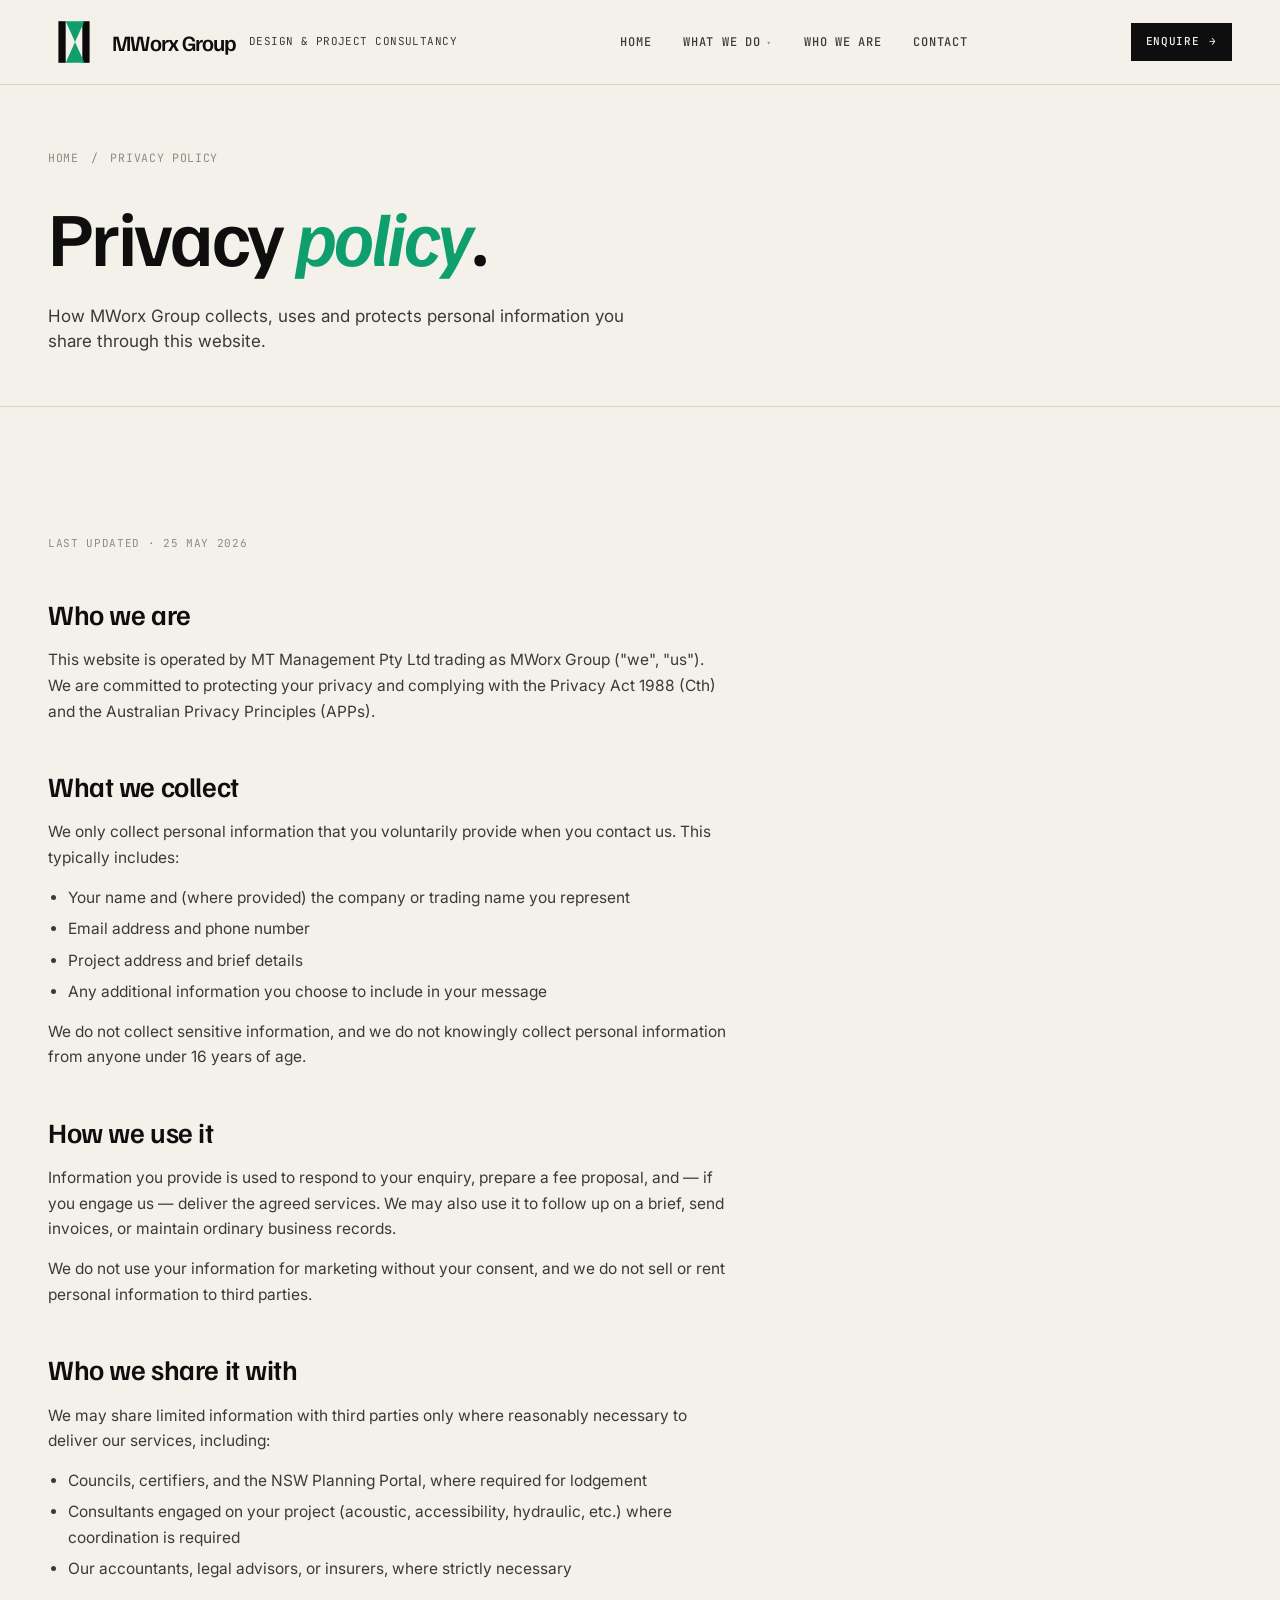
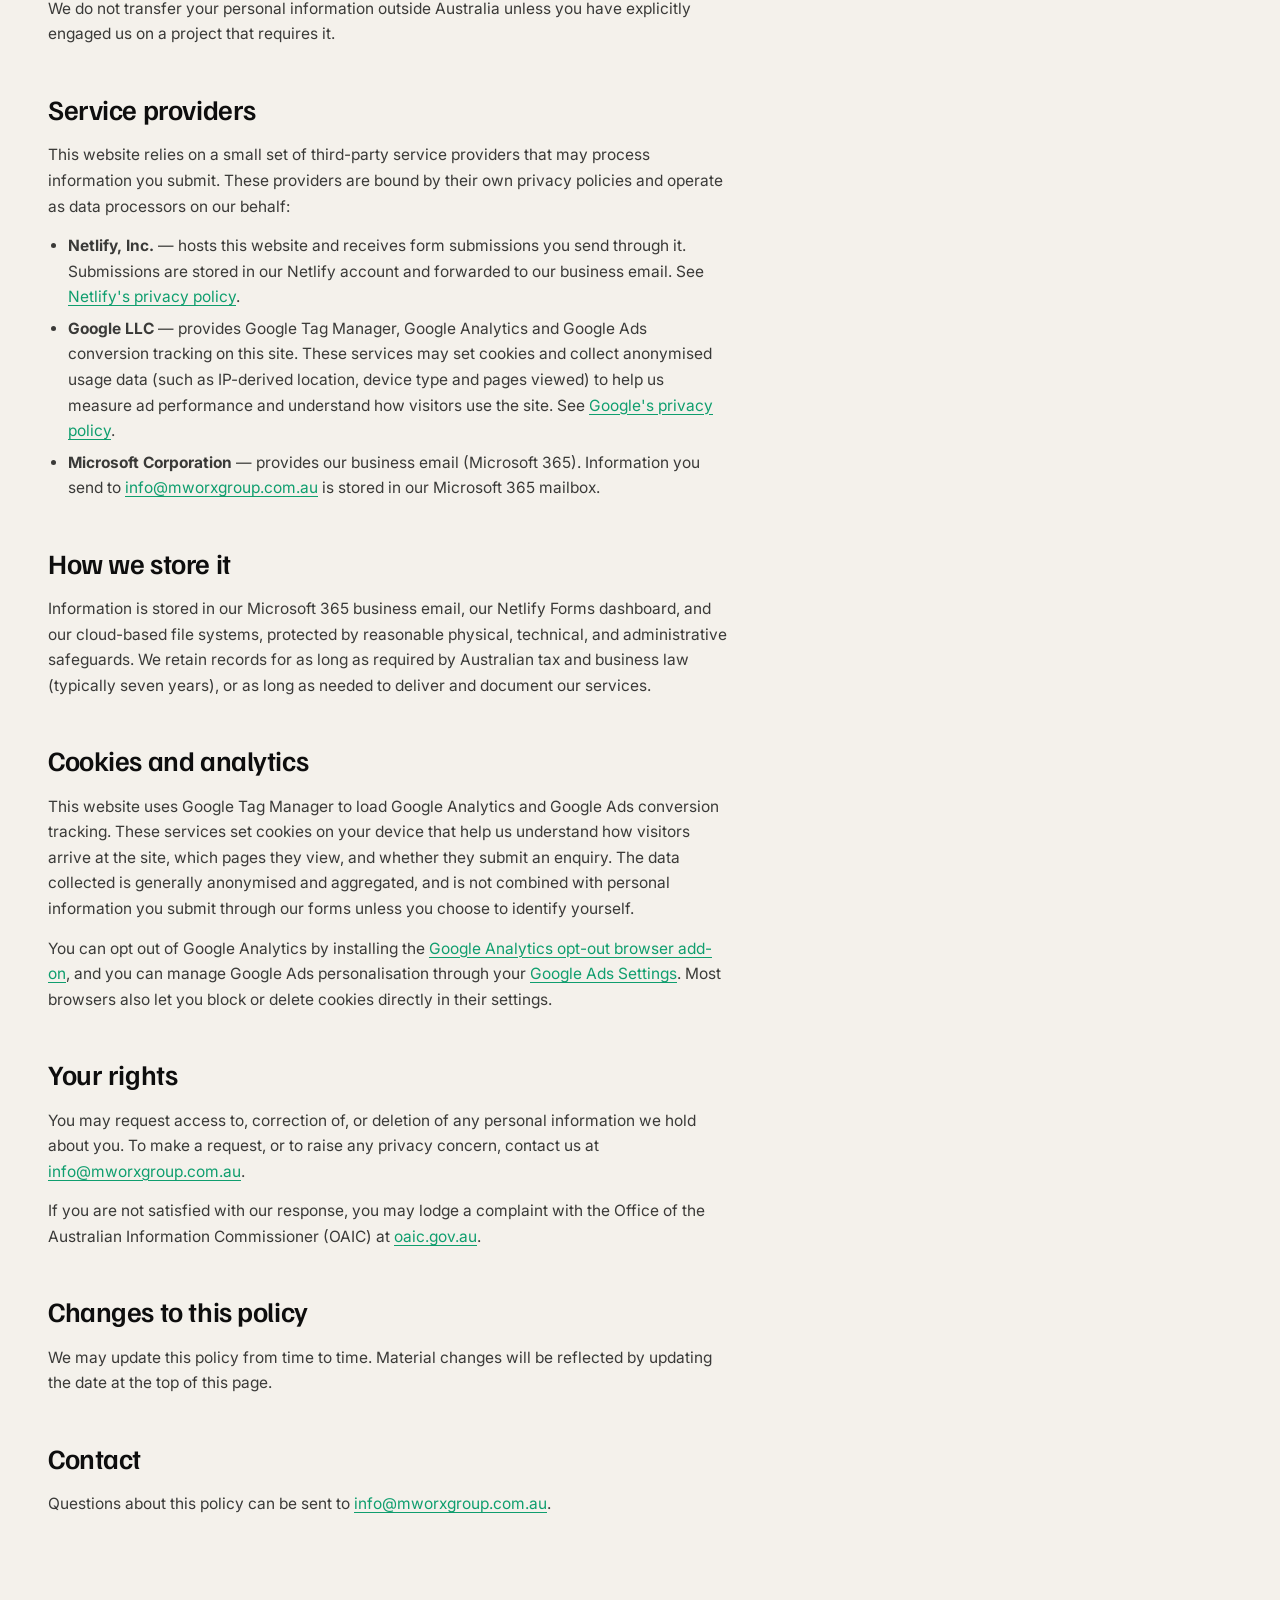
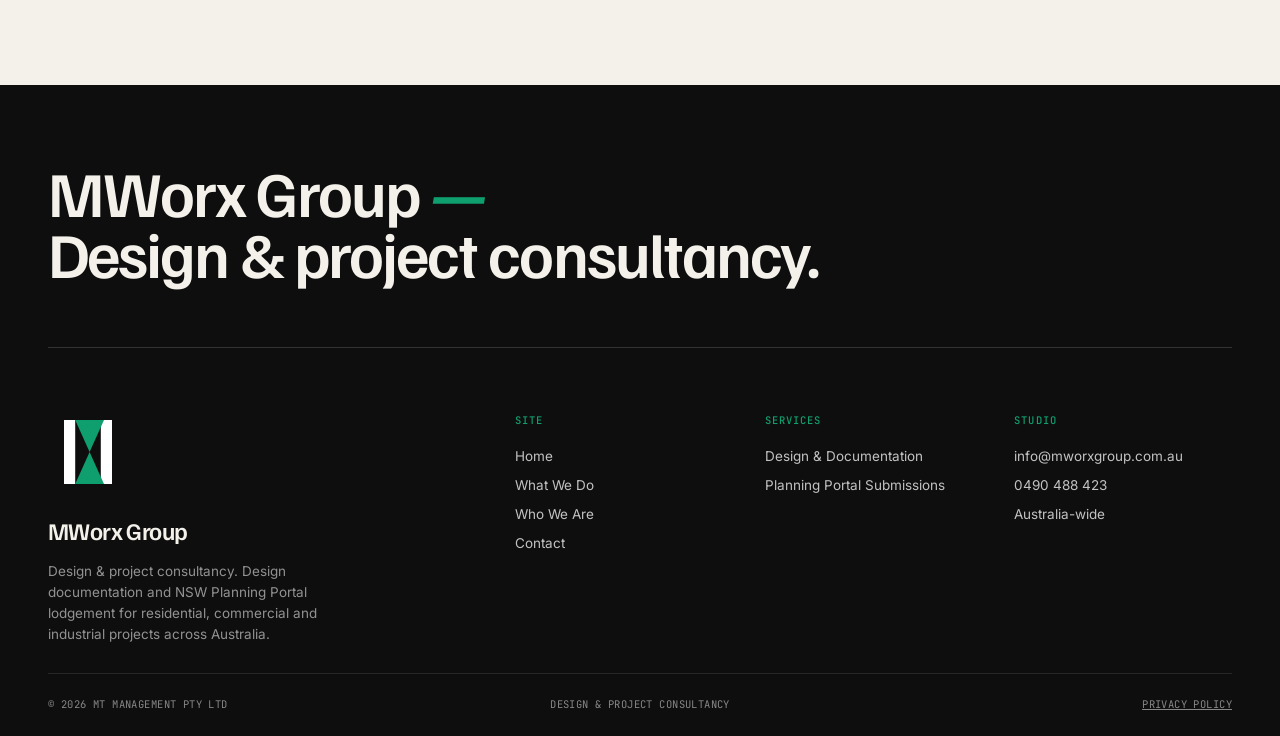
<file: privacy.html>
<!DOCTYPE html>
<html lang="en">
<head>
<meta charset="UTF-8">
<meta name="viewport" content="width=device-width, initial-scale=1.0">
<title>Privacy Policy — MWorx Group</title>
<meta name="description" content="How MWorx Group collects, uses and protects personal information.">

<!-- Open Graph / Twitter Card -->
<meta property="og:type" content="website">
<meta property="og:site_name" content="MWorx Group">
<meta property="og:url" content="https://mworxgroup.com.au/privacy">
<meta property="og:title" content="Privacy Policy — MWorx Group">
<meta property="og:description" content="How MWorx Group collects, uses and protects personal information.">
<meta property="og:image" content="https://mworxgroup.com.au/logo.png">
<meta name="twitter:card" content="summary">
<meta name="twitter:title" content="Privacy Policy — MWorx Group">
<meta name="twitter:description" content="How MWorx Group collects, uses and protects personal information.">
<meta name="twitter:image" content="https://mworxgroup.com.au/logo.png">

<!-- Google Tag Manager — replace GTM-KJ46XDCM with your real container ID -->
<script>(function(w,d,s,l,i){w[l]=w[l]||[];w[l].push({'gtm.start':
new Date().getTime(),event:'gtm.js'});var f=d.getElementsByTagName(s)[0],
j=d.createElement(s),dl=l!='dataLayer'?'&l='+l:'';j.async=true;j.src=
'https://www.googletagmanager.com/gtm.js?id='+i+dl;f.parentNode.insertBefore(j,f);
})(window,document,'script','dataLayer','GTM-KJ46XDCM');</script>
<!-- End Google Tag Manager -->
<link rel="preconnect" href="https://fonts.googleapis.com">
<link rel="preconnect" href="https://fonts.gstatic.com" crossorigin>
<link href="https://fonts.googleapis.com/css2?family=Familjen+Grotesk:ital,wght@0,400..700;1,400..700&family=Inter:wght@300..700&family=JetBrains+Mono:wght@400;500&display=swap" rel="stylesheet">
<link rel="stylesheet" href="styles.css">
<link rel="icon" type="image/svg+xml" href="logo.svg">
<link rel="icon" type="image/png" sizes="32x32" href="/logo.png">
<link rel="icon" type="image/png" sizes="16x16" href="/logo.png">
<link rel="apple-touch-icon" sizes="180x180" href="/logo.png">
<style>
  .prose { max-width: 68ch; padding: clamp(32px, 4vw, 56px) 0 clamp(48px, 6vw, 80px); }
  .prose h2 {
    font-family: var(--display);
    font-size: clamp(22px, 2.4vw, 28px);
    font-weight: 600;
    letter-spacing: -0.015em;
    color: var(--ink);
    margin: 40px 0 12px;
  }
  .prose h2:first-child { margin-top: 0; }
  .prose p, .prose ul { font-size: 15.5px; line-height: 1.65; color: var(--ink-soft); margin-bottom: 14px; }
  .prose ul { padding-left: 20px; }
  .prose ul li { margin-bottom: 6px; }
  .prose a { color: var(--accent); text-decoration: underline; text-underline-offset: 3px; }
  .prose .updated {
    font-family: var(--mono);
    font-size: 11px;
    text-transform: uppercase;
    letter-spacing: 0.06em;
    color: var(--ink-muted);
    margin-bottom: 32px;
  }
</style>
</head>
<body>

<!-- Google Tag Manager (noscript) — replace GTM-KJ46XDCM with your real container ID -->
<noscript><iframe src="https://www.googletagmanager.com/ns.html?id=GTM-KJ46XDCM" height="0" width="0" style="display:none;visibility:hidden"></iframe></noscript>
<!-- End Google Tag Manager (noscript) -->

<header class="bar">
  <div class="wrap">
    <div class="bar-inner">
      <a class="mark" href="index.html">
        <img class="logo-mark" src="logo.svg" alt="" width="52" height="52">
        <span class="logo">MWorx Group</span>
        <span class="sub">Design &amp; project consultancy</span>
      </a>
      <nav class="primary">
        <a href="index.html">Home</a>
        <div class="nav-item-dropdown" data-dropdown>
          <a href="services.html" class="nav-link">What We Do <span class="nav-caret" aria-hidden="true">▾</span></a>
          <button class="nav-sub-toggle" type="button" aria-expanded="false" aria-label="Toggle services menu" aria-controls="nav-mega-services"><span aria-hidden="true">▾</span></button>
          <div class="nav-mega" id="nav-mega-services">
            <div class="nav-mega-inner">
              <a class="nav-mega-col" href="design-documentation.html">
                <div class="nav-mega-num">01</div>
                <div class="nav-mega-title">Design &amp; Documentation</div>
                <div class="nav-mega-desc">Residential, commercial &amp; industrial design — concept through to approval.</div>
              </a>
              <a class="nav-mega-col" href="planning-portal.html">
                <div class="nav-mega-num">02</div>
                <div class="nav-mega-title">Planning Portal Submissions</div>
                <div class="nav-mega-desc">NSW Planning Portal lodgement — fixed-fee, handled end to end.</div>
              </a>
            </div>
          </div>
        </div>
        <a href="about.html">Who We Are</a>
        <a href="contact.html">Contact</a>
      </nav>
      <div class="bar-cta">
        <a href="contact.html" class="btn btn-dark btn-sm">Enquire <span class="btn-arrow">→</span></a>
        <button class="nav-toggle" aria-label="Open menu">Menu</button>
      </div>
    </div>
  </div>
</header>

<section class="page-hero">
  <div class="wrap">
    <div class="page-hero-meta">
      <a href="index.html">Home</a> <span>/</span> <span>Privacy Policy</span>
    </div>
    <h1 class="page-title">Privacy <em>policy</em>.</h1>
    <p class="page-lede">How MWorx Group collects, uses and protects personal information you share through this website.</p>
  </div>
</section>

<section class="section">
  <div class="wrap">
    <div class="prose">
      <div class="updated">Last updated · 25 May 2026</div>

      <h2>Who we are</h2>
      <p>This website is operated by MT Management Pty Ltd trading as MWorx Group ("we", "us"). We are committed to protecting your privacy and complying with the Privacy Act 1988 (Cth) and the Australian Privacy Principles (APPs).</p>

      <h2>What we collect</h2>
      <p>We only collect personal information that you voluntarily provide when you contact us. This typically includes:</p>
      <ul>
        <li>Your name and (where provided) the company or trading name you represent</li>
        <li>Email address and phone number</li>
        <li>Project address and brief details</li>
        <li>Any additional information you choose to include in your message</li>
      </ul>
      <p>We do not collect sensitive information, and we do not knowingly collect personal information from anyone under 16 years of age.</p>

      <h2>How we use it</h2>
      <p>Information you provide is used to respond to your enquiry, prepare a fee proposal, and — if you engage us — deliver the agreed services. We may also use it to follow up on a brief, send invoices, or maintain ordinary business records.</p>
      <p>We do not use your information for marketing without your consent, and we do not sell or rent personal information to third parties.</p>

      <h2>Who we share it with</h2>
      <p>We may share limited information with third parties only where reasonably necessary to deliver our services, including:</p>
      <ul>
        <li>Councils, certifiers, and the NSW Planning Portal, where required for lodgement</li>
        <li>Consultants engaged on your project (acoustic, accessibility, hydraulic, etc.) where coordination is required</li>
        <li>Our accountants, legal advisors, or insurers, where strictly necessary</li>
      </ul>
      <p>We do not transfer your personal information outside Australia unless you have explicitly engaged us on a project that requires it.</p>

      <h2>Service providers</h2>
      <p>This website relies on a small set of third-party service providers that may process information you submit. These providers are bound by their own privacy policies and operate as data processors on our behalf:</p>
      <ul>
        <li><strong>Netlify, Inc.</strong> — hosts this website and receives form submissions you send through it. Submissions are stored in our Netlify account and forwarded to our business email. See <a href="https://www.netlify.com/privacy/" target="_blank" rel="noopener">Netlify's privacy policy</a>.</li>
        <li><strong>Google LLC</strong> — provides Google Tag Manager, Google Analytics and Google Ads conversion tracking on this site. These services may set cookies and collect anonymised usage data (such as IP-derived location, device type and pages viewed) to help us measure ad performance and understand how visitors use the site. See <a href="https://policies.google.com/privacy" target="_blank" rel="noopener">Google's privacy policy</a>.</li>
        <li><strong>Microsoft Corporation</strong> — provides our business email (Microsoft 365). Information you send to <a href="mailto:info@mworxgroup.com.au">info@mworxgroup.com.au</a> is stored in our Microsoft 365 mailbox.</li>
      </ul>

      <h2>How we store it</h2>
      <p>Information is stored in our Microsoft 365 business email, our Netlify Forms dashboard, and our cloud-based file systems, protected by reasonable physical, technical, and administrative safeguards. We retain records for as long as required by Australian tax and business law (typically seven years), or as long as needed to deliver and document our services.</p>

      <h2>Cookies and analytics</h2>
      <p>This website uses Google Tag Manager to load Google Analytics and Google Ads conversion tracking. These services set cookies on your device that help us understand how visitors arrive at the site, which pages they view, and whether they submit an enquiry. The data collected is generally anonymised and aggregated, and is not combined with personal information you submit through our forms unless you choose to identify yourself.</p>
      <p>You can opt out of Google Analytics by installing the <a href="https://tools.google.com/dlpage/gaoptout" target="_blank" rel="noopener">Google Analytics opt-out browser add-on</a>, and you can manage Google Ads personalisation through your <a href="https://adssettings.google.com" target="_blank" rel="noopener">Google Ads Settings</a>. Most browsers also let you block or delete cookies directly in their settings.</p>

      <h2>Your rights</h2>
      <p>You may request access to, correction of, or deletion of any personal information we hold about you. To make a request, or to raise any privacy concern, contact us at <a href="mailto:info@mworxgroup.com.au">info@mworxgroup.com.au</a>.</p>
      <p>If you are not satisfied with our response, you may lodge a complaint with the Office of the Australian Information Commissioner (OAIC) at <a href="https://www.oaic.gov.au" target="_blank" rel="noopener">oaic.gov.au</a>.</p>

      <h2>Changes to this policy</h2>
      <p>We may update this policy from time to time. Material changes will be reflected by updating the date at the top of this page.</p>

      <h2>Contact</h2>
      <p>Questions about this policy can be sent to <a href="mailto:info@mworxgroup.com.au">info@mworxgroup.com.au</a>.</p>
    </div>
  </div>
</section>

<footer class="site-footer">
  <div class="wrap">
    <div class="footer-jumbo">MWorx Group <em>—</em><br>Design &amp; project consultancy.</div>

    <div class="footer-grid">
      <div class="footer-mark">
        <img class="logo-mark" src="logo-light.svg" alt="" width="80" height="80">
        <div class="logo">MWorx Group</div>
        <p>Design &amp; project consultancy. Design documentation and NSW Planning Portal lodgement for residential, commercial and industrial projects across Australia.</p>
      </div>
      <div class="footer-col">
        <h5>Site</h5>
        <a href="index.html">Home</a>
        <a href="services.html">What We Do</a>
        <a href="about.html">Who We Are</a>
        <a href="contact.html">Contact</a>
      </div>
      <div class="footer-col">
        <h5>Services</h5>
        <a href="design-documentation.html">Design &amp; Documentation</a>
        <a href="planning-portal.html">Planning Portal Submissions</a>
      </div>
      <div class="footer-col">
        <h5>Studio</h5>
        <a href="mailto:info@mworxgroup.com.au">info@mworxgroup.com.au</a>
        <a href="tel:+61490488423">0490 488 423</a>
        <span>Australia-wide</span>
      </div>
    </div>

    <div class="footer-bottom">
      <div>© 2026 MT Management Pty Ltd</div>
      <div class="center">Design &amp; project consultancy</div>
      <div class="right"><a href="privacy.html" style="color: inherit;">Privacy Policy</a></div>
    </div>
  </div>
</footer>

<script src="site.js"></script>

</body>
</html>
</file>
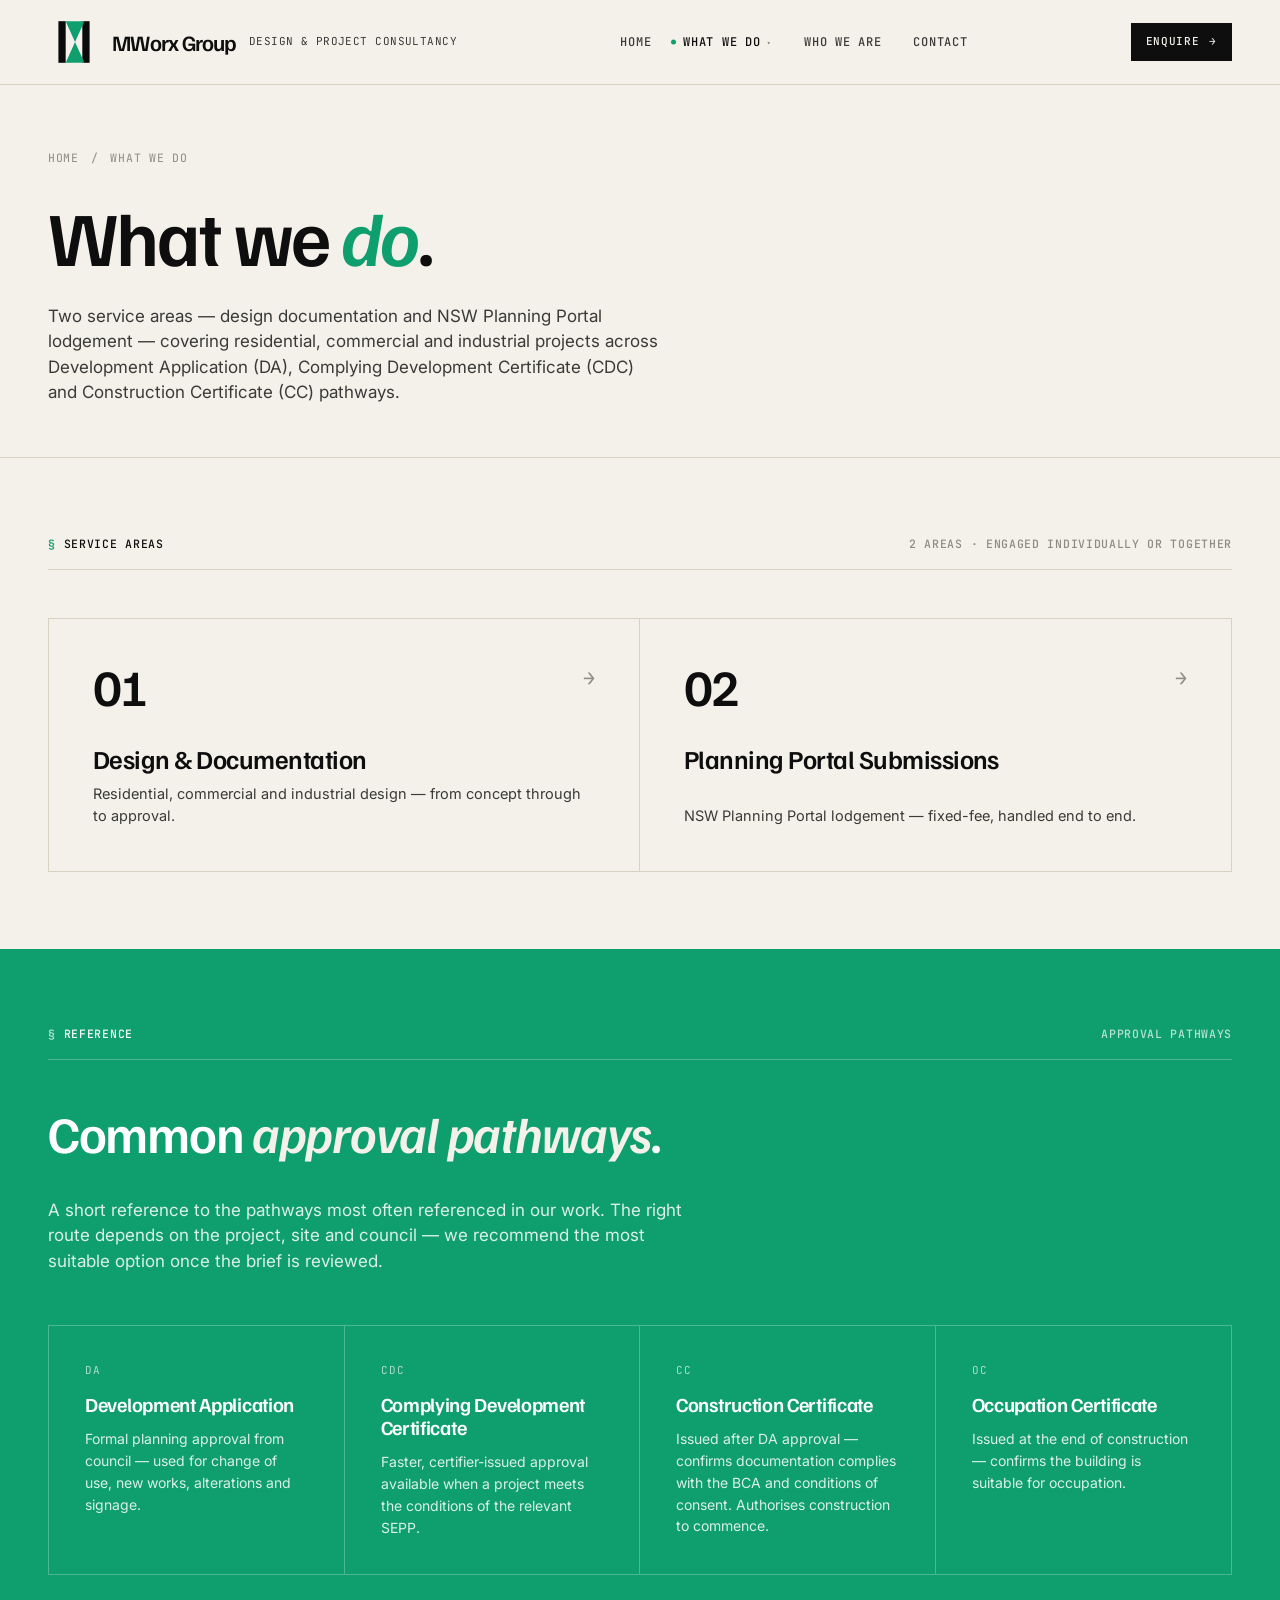
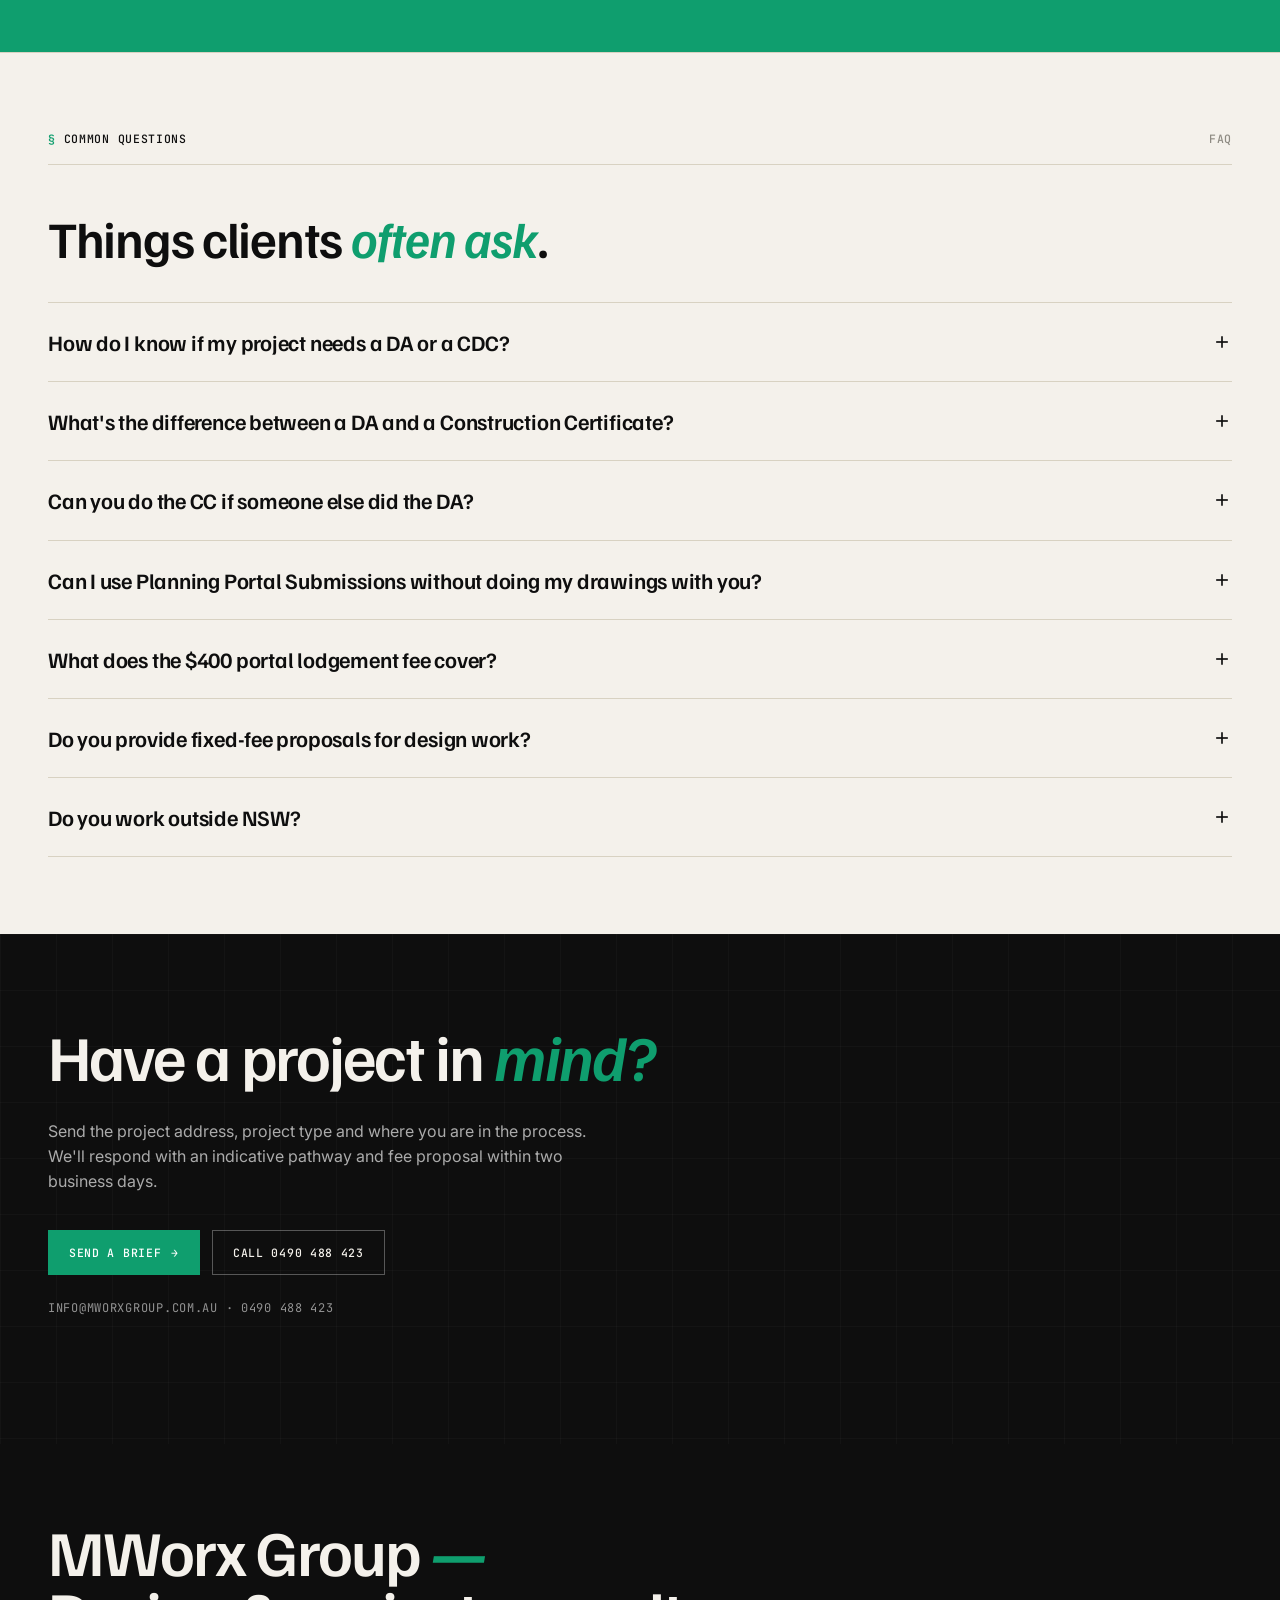
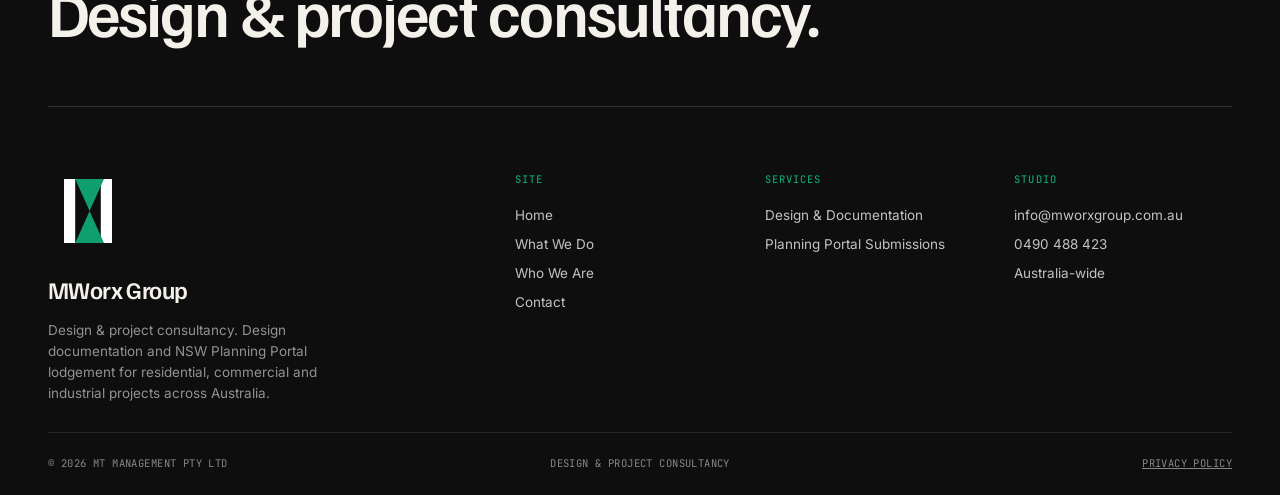
<file: services.html>
<!DOCTYPE html>
<html lang="en">
<head>
<meta charset="UTF-8">
<meta name="viewport" content="width=device-width, initial-scale=1.0">
<title>What We Do — MWorx Group</title>
<meta name="description" content="Design &amp; Documentation and Planning Portal Submissions — residential, commercial and industrial projects across DA, CDC and CC approval pathways.">

<!-- Open Graph / Twitter Card -->
<meta property="og:type" content="website">
<meta property="og:site_name" content="MWorx Group">
<meta property="og:url" content="https://mworxgroup.com.au/services">
<meta property="og:title" content="What We Do — MWorx Group">
<meta property="og:description" content="Design &amp; Documentation and Planning Portal Submissions — residential, commercial and industrial projects across DA, CDC and CC approval pathways.">
<meta property="og:image" content="https://mworxgroup.com.au/logo.png">
<meta name="twitter:card" content="summary">
<meta name="twitter:title" content="What We Do — MWorx Group">
<meta name="twitter:description" content="Design &amp; Documentation and Planning Portal Submissions — residential, commercial and industrial projects across DA, CDC and CC approval pathways.">
<meta name="twitter:image" content="https://mworxgroup.com.au/logo.png">

<!-- Google Tag Manager — replace GTM-KJ46XDCM with your real container ID -->
<script>(function(w,d,s,l,i){w[l]=w[l]||[];w[l].push({'gtm.start':
new Date().getTime(),event:'gtm.js'});var f=d.getElementsByTagName(s)[0],
j=d.createElement(s),dl=l!='dataLayer'?'&l='+l:'';j.async=true;j.src=
'https://www.googletagmanager.com/gtm.js?id='+i+dl;f.parentNode.insertBefore(j,f);
})(window,document,'script','dataLayer','GTM-KJ46XDCM');</script>
<!-- End Google Tag Manager -->
<link rel="preconnect" href="https://fonts.googleapis.com">
<link rel="preconnect" href="https://fonts.gstatic.com" crossorigin>
<link href="https://fonts.googleapis.com/css2?family=Familjen+Grotesk:ital,wght@0,400..700;1,400..700&family=Inter:wght@300..700&family=JetBrains+Mono:wght@400;500&display=swap" rel="stylesheet">
<link rel="stylesheet" href="styles.css">
<link rel="icon" type="image/svg+xml" href="logo.svg">
<link rel="icon" type="image/png" sizes="32x32" href="/logo.png">
<link rel="icon" type="image/png" sizes="16x16" href="/logo.png">
<link rel="apple-touch-icon" sizes="180x180" href="/logo.png">
</head>
<body>

<!-- Google Tag Manager (noscript) — replace GTM-KJ46XDCM with your real container ID -->
<noscript><iframe src="https://www.googletagmanager.com/ns.html?id=GTM-KJ46XDCM" height="0" width="0" style="display:none;visibility:hidden"></iframe></noscript>
<!-- End Google Tag Manager (noscript) -->

<header class="bar">
  <div class="wrap">
    <div class="bar-inner">
      <a class="mark" href="index.html">
        <img class="logo-mark" src="logo.svg" alt="" width="52" height="52">
        <span class="logo">MWorx Group</span>
        <span class="sub">Design &amp; project consultancy</span>
      </a>
      <nav class="primary">
        <a href="index.html">Home</a>
        <div class="nav-item-dropdown" data-dropdown>
          <a href="services.html" class="nav-link current">What We Do <span class="nav-caret" aria-hidden="true">▾</span></a>
          <button class="nav-sub-toggle" type="button" aria-expanded="false" aria-label="Toggle services menu" aria-controls="nav-mega-services"><span aria-hidden="true">▾</span></button>
          <div class="nav-mega" id="nav-mega-services">
            <div class="nav-mega-inner">
              <a class="nav-mega-col" href="design-documentation.html">
                <div class="nav-mega-num">01</div>
                <div class="nav-mega-title">Design &amp; Documentation</div>
                <div class="nav-mega-desc">Residential, commercial &amp; industrial design — concept through to approval.</div>
              </a>
              <a class="nav-mega-col" href="planning-portal.html">
                <div class="nav-mega-num">02</div>
                <div class="nav-mega-title">Planning Portal Submissions</div>
                <div class="nav-mega-desc">NSW Planning Portal lodgement — fixed-fee, handled end to end.</div>
              </a>
            </div>
          </div>
        </div>
        <a href="about.html">Who We Are</a>
        <a href="contact.html">Contact</a>
      </nav>
      <div class="bar-cta">
        <a href="contact.html" class="btn btn-dark btn-sm">Enquire <span class="btn-arrow">→</span></a>
        <button class="nav-toggle" aria-label="Open menu">Menu</button>
      </div>
    </div>
  </div>
</header>

<section class="page-hero">
  <div class="wrap">
    <div class="page-hero-meta">
      <a href="index.html">Home</a> <span>/</span> <span>What We Do</span>
    </div>
    <h1 class="page-title">What we <em>do</em>.</h1>
    <p class="page-lede">Two service areas — design documentation and NSW Planning Portal lodgement — covering residential, commercial and industrial projects across Development Application (DA), Complying Development Certificate (CDC) and Construction Certificate (CC) pathways.</p>
  </div>
</section>

<section class="section">
  <div class="wrap">
    <div class="section-meta">
      <div class="label">Service Areas</div>
      <div>2 areas · Engaged individually or together</div>
    </div>

    <div class="svc-overview svc-overview-2">
      <a class="svc-card reveal" href="design-documentation.html">
        <div class="svc-card-top">
          <div class="svc-card-num">01</div>
          <div class="svc-card-arrow">→</div>
        </div>
        <h3>Design &amp; Documentation</h3>
        <p>Residential, commercial and industrial design — from concept through to approval.</p>
      </a>
      <a class="svc-card reveal" href="planning-portal.html">
        <div class="svc-card-top">
          <div class="svc-card-num">02</div>
          <div class="svc-card-arrow">→</div>
        </div>
        <h3>Planning Portal Submissions</h3>
        <p>NSW Planning Portal lodgement — fixed-fee, handled end to end.</p>
      </a>
    </div>
  </div>
</section>

<section class="section section-emerald">
  <div class="wrap">
    <div class="section-meta">
      <div class="label">Reference</div>
      <div>Approval pathways</div>
    </div>

    <h2 class="section-title">Common <em>approval pathways</em>.</h2>
    <p class="section-lead">A short reference to the pathways most often referenced in our work. The right route depends on the project, site and council — we recommend the most suitable option once the brief is reviewed.</p>

    <div class="pathways-grid">
      <div class="pathway-cell">
        <div class="pathway-abbr">DA</div>
        <h4>Development Application</h4>
        <p>Formal planning approval from council — used for change of use, new works, alterations and signage.</p>
      </div>
      <div class="pathway-cell">
        <div class="pathway-abbr">CDC</div>
        <h4>Complying Development Certificate</h4>
        <p>Faster, certifier-issued approval available when a project meets the conditions of the relevant SEPP.</p>
      </div>
      <div class="pathway-cell">
        <div class="pathway-abbr">CC</div>
        <h4>Construction Certificate</h4>
        <p>Issued after DA approval — confirms documentation complies with the BCA and conditions of consent. Authorises construction to commence.</p>
      </div>
      <div class="pathway-cell">
        <div class="pathway-abbr">OC</div>
        <h4>Occupation Certificate</h4>
        <p>Issued at the end of construction — confirms the building is suitable for occupation.</p>
      </div>
    </div>
  </div>
</section>

<section class="section section-divider">
  <div class="wrap">
    <div class="section-meta">
      <div class="label">Common Questions</div>
      <div>FAQ</div>
    </div>

    <h2 class="section-title">Things clients <em>often ask</em>.</h2>

    <div class="faq-list">
      <details class="faq-item">
        <summary>How do I know if my project needs a DA or a CDC?</summary>
        <div class="answer">
          <p>If your project meets the conditions of the relevant State Environmental Planning Policy (SEPP), the CDC pathway is generally faster. If merit assessment is needed, the DA pathway is appropriate. We check your planning certificate and liaise with certifiers to confirm before documentation starts.</p>
        </div>
      </details>

      <details class="faq-item">
        <summary>What's the difference between a DA and a Construction Certificate?</summary>
        <div class="answer">
          <p>A DA is planning consent — it confirms the project is appropriate for the site. A CC is issued by a certifier confirming the construction documentation complies with the BCA and conditions of consent. Construction can't start until the CC is issued.</p>
        </div>
      </details>

      <details class="faq-item">
        <summary>Can you do the CC if someone else did the DA?</summary>
        <div class="answer">
          <p>Yes. We regularly pick up projects at the CC stage where another consultant handled the DA. Send through the approval and conditions of consent and we'll take it from there.</p>
        </div>
      </details>

      <details class="faq-item">
        <summary>Can I use Planning Portal Submissions without doing my drawings with you?</summary>
        <div class="answer">
          <p>Yes. Planning Portal Submissions is a standalone service. If you have your own drawings prepared by another consultant or in-house, we can lodge the application through the portal without doing the documentation work ourselves.</p>
        </div>
      </details>

      <details class="faq-item">
        <summary>What does the $400 portal lodgement fee cover?</summary>
        <div class="answer">
          <p>It covers setting up the application, entering all details, uploading and categorising documents, completing the portal workflow, and coordinating with you. Council, certifier and statutory fees are separate and paid by you directly.</p>
        </div>
      </details>

      <details class="faq-item">
        <summary>Do you provide fixed-fee proposals for design work?</summary>
        <div class="answer">
          <p>For most well-defined scopes, yes. Once the brief is reviewed and the pathway is confirmed, we provide a fixed-fee proposal. Council and certifier fees are passed through at cost.</p>
        </div>
      </details>

      <details class="faq-item">
        <summary>Do you work outside NSW?</summary>
        <div class="answer">
          <p>Yes. We support clients across Australia with design documentation. The Planning Portal service is NSW-specific, but design and documentation services cover all states.</p>
        </div>
      </details>
    </div>
  </div>
</section>

<section class="cta-jumbo">
  <div class="wrap">
    <h2>Have a project in <em>mind?</em></h2>
    <p>Send the project address, project type and where you are in the process. We'll respond with an indicative pathway and fee proposal within two business days.</p>
    <div class="ctas">
      <a href="contact.html" class="btn btn-primary">Send a Brief <span class="btn-arrow">→</span></a>
      <a href="tel:+61490488423" class="btn btn-outline">Call 0490 488 423</a>
    </div>
    <p style="margin-top: 24px; font-family: var(--mono); font-size: 12px; letter-spacing: 0.06em; text-transform: uppercase; color: rgba(255,255,255,0.55);">info@mworxgroup.com.au · 0490 488 423</p>
  </div>
</section>

<footer class="site-footer">
  <div class="wrap">
    <div class="footer-jumbo">MWorx Group <em>—</em><br>Design &amp; project consultancy.</div>

    <div class="footer-grid">
      <div class="footer-mark">
        <img class="logo-mark" src="logo-light.svg" alt="" width="80" height="80">
        <div class="logo">MWorx Group</div>
        <p>Design &amp; project consultancy. Design documentation and NSW Planning Portal lodgement for residential, commercial and industrial projects across Australia.</p>
      </div>
      <div class="footer-col">
        <h5>Site</h5>
        <a href="index.html">Home</a>
        <a href="services.html">What We Do</a>
        <a href="about.html">Who We Are</a>
        <a href="contact.html">Contact</a>
      </div>
      <div class="footer-col">
        <h5>Services</h5>
        <a href="design-documentation.html">Design &amp; Documentation</a>
        <a href="planning-portal.html">Planning Portal Submissions</a>
      </div>
      <div class="footer-col">
        <h5>Studio</h5>
        <a href="mailto:info@mworxgroup.com.au">info@mworxgroup.com.au</a>
        <a href="tel:+61490488423">0490 488 423</a>
        <span>Australia-wide</span>
      </div>
    </div>

    <div class="footer-bottom">
      <div>© 2026 MT Management Pty Ltd</div>
      <div class="center">Design &amp; project consultancy</div>
      <div class="right"><a href="privacy.html" style="color: inherit;">Privacy Policy</a></div>
    </div>
  </div>
</footer>

<a href="contact.html" class="btn btn-primary floating-cta">Enquire <span class="btn-arrow">→</span></a>

<script src="site.js"></script>

</body>
</html>
</file>
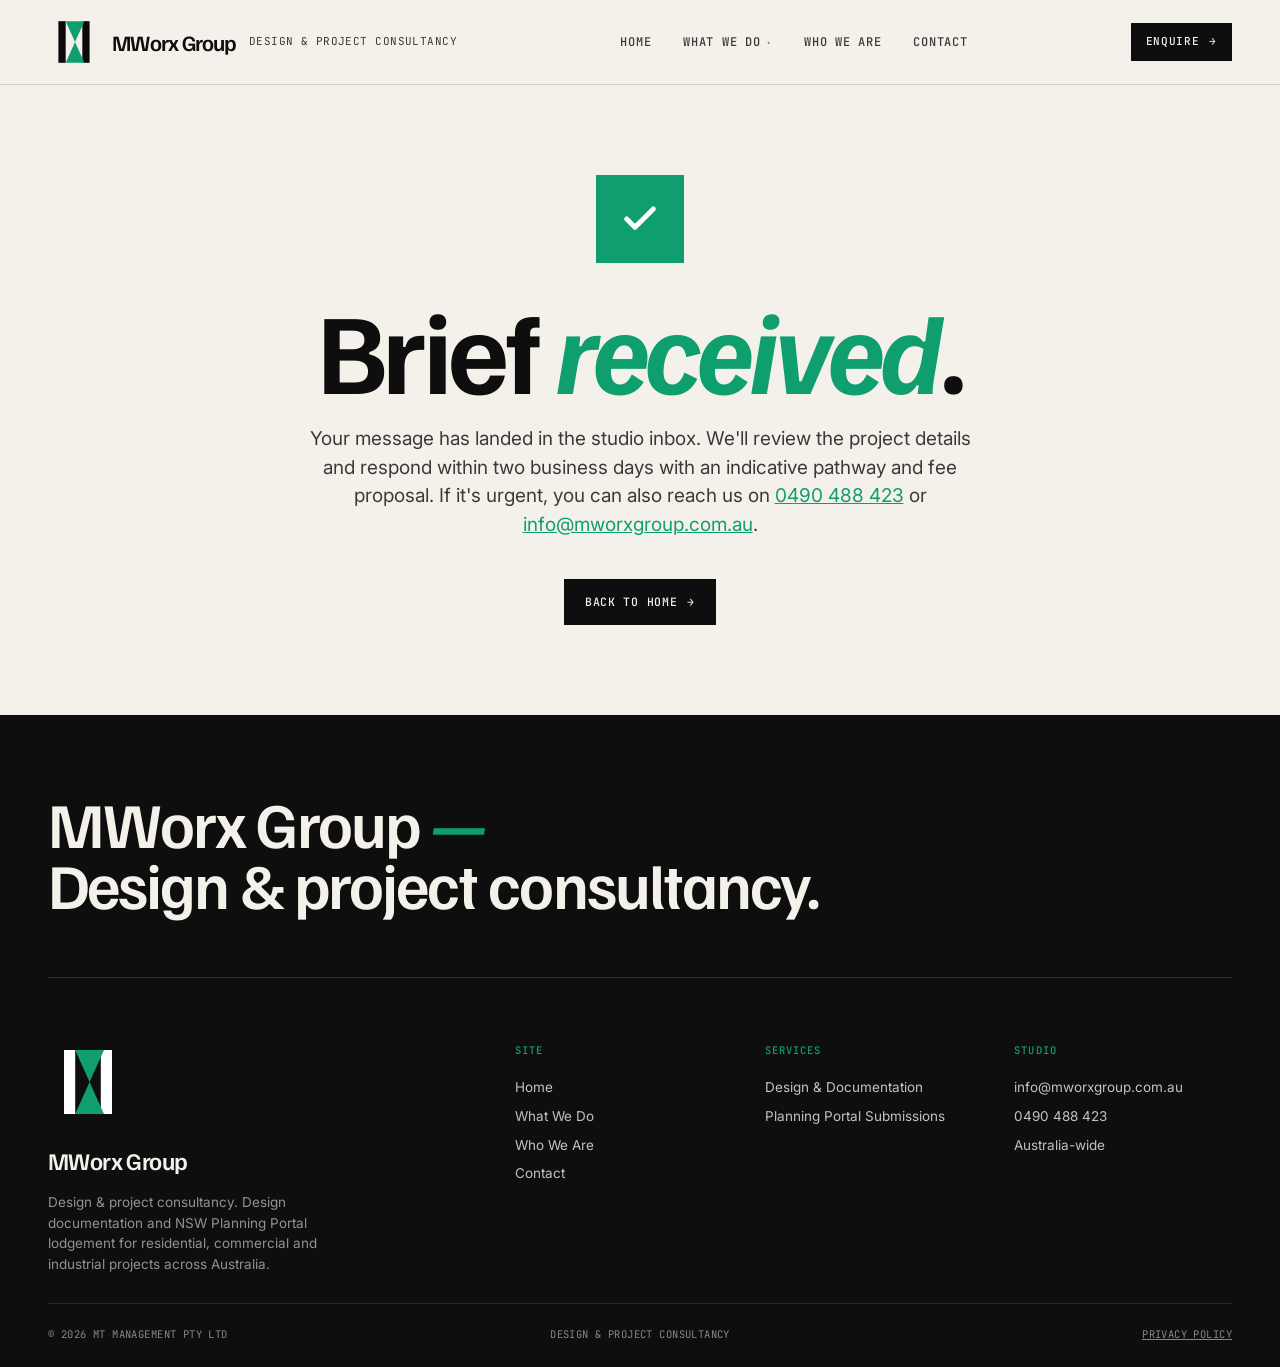
<file: thanks.html>
<!DOCTYPE html>
<html lang="en">
<head>
<meta charset="UTF-8">
<meta name="viewport" content="width=device-width, initial-scale=1.0">
<title>Thank You — MWorx Group</title>
<meta name="robots" content="noindex">

<!-- Google Tag Manager — replace GTM-KJ46XDCM with your real container ID -->
<script>(function(w,d,s,l,i){w[l]=w[l]||[];w[l].push({'gtm.start':
new Date().getTime(),event:'gtm.js'});var f=d.getElementsByTagName(s)[0],
j=d.createElement(s),dl=l!='dataLayer'?'&l='+l:'';j.async=true;j.src=
'https://www.googletagmanager.com/gtm.js?id='+i+dl;f.parentNode.insertBefore(j,f);
})(window,document,'script','dataLayer','GTM-KJ46XDCM');</script>
<!-- End Google Tag Manager -->
<link rel="preconnect" href="https://fonts.googleapis.com">
<link rel="preconnect" href="https://fonts.gstatic.com" crossorigin>
<link href="https://fonts.googleapis.com/css2?family=Familjen+Grotesk:ital,wght@0,400..700;1,400..700&family=Inter:wght@300..700&family=JetBrains+Mono:wght@400;500&display=swap" rel="stylesheet">
<link rel="stylesheet" href="styles.css">
<link rel="icon" type="image/svg+xml" href="logo.svg">
<link rel="icon" type="image/png" sizes="32x32" href="/logo.png">
<link rel="icon" type="image/png" sizes="16x16" href="/logo.png">
<link rel="apple-touch-icon" sizes="180x180" href="/logo.png">
<style>
  .thanks-section {
    min-height: 70vh;
    display: flex;
    align-items: center;
    justify-content: center;
    padding: 80px var(--pad);
    text-align: center;
  }
  .thanks-card { max-width: 720px; }
  .thanks-card .check {
    width: 88px;
    height: 88px;
    border: 2px solid var(--accent);
    background: var(--accent);
    color: #FFF;
    margin: 0 auto 32px;
    display: flex;
    align-items: center;
    justify-content: center;
  }
  .thanks-card .check svg { width: 40px; height: 40px; }
  .thanks-card h1 {
    font-family: var(--display);
    font-size: clamp(56px, 9vw, 120px);
    font-weight: 700;
    line-height: 0.92;
    letter-spacing: -0.04em;
    margin-bottom: 24px;
  }
  .thanks-card h1 em {
    font-style: italic;
    font-weight: 700;
    color: var(--accent);
  }
  .thanks-card p {
    font-size: 19px;
    line-height: 1.5;
    color: var(--ink-soft);
    margin-bottom: 40px;
    max-width: 56ch;
    margin-left: auto;
    margin-right: auto;
  }
</style>
</head>
<body>

<!-- Google Tag Manager (noscript) — replace GTM-KJ46XDCM with your real container ID -->
<noscript><iframe src="https://www.googletagmanager.com/ns.html?id=GTM-KJ46XDCM" height="0" width="0" style="display:none;visibility:hidden"></iframe></noscript>
<!-- End Google Tag Manager (noscript) -->

<header class="bar">
  <div class="wrap">
    <div class="bar-inner">
      <a class="mark" href="index.html">
        <img class="logo-mark" src="logo.svg" alt="" width="52" height="52">
        <span class="logo">MWorx Group</span>
        <span class="sub">Design &amp; project consultancy</span>
      </a>
      <nav class="primary">
        <a href="index.html">Home</a>
        <div class="nav-item-dropdown" data-dropdown>
          <a href="services.html" class="nav-link">What We Do <span class="nav-caret" aria-hidden="true">▾</span></a>
          <button class="nav-sub-toggle" type="button" aria-expanded="false" aria-label="Toggle services menu" aria-controls="nav-mega-services"><span aria-hidden="true">▾</span></button>
          <div class="nav-mega" id="nav-mega-services">
            <div class="nav-mega-inner">
              <a class="nav-mega-col" href="design-documentation.html">
                <div class="nav-mega-num">01</div>
                <div class="nav-mega-title">Design &amp; Documentation</div>
                <div class="nav-mega-desc">Residential, commercial &amp; industrial design — concept through to approval.</div>
              </a>
              <a class="nav-mega-col" href="planning-portal.html">
                <div class="nav-mega-num">02</div>
                <div class="nav-mega-title">Planning Portal Submissions</div>
                <div class="nav-mega-desc">NSW Planning Portal lodgement — fixed-fee, handled end to end.</div>
              </a>
            </div>
          </div>
        </div>
        <a href="about.html">Who We Are</a>
        <a href="contact.html">Contact</a>
      </nav>
      <div class="bar-cta">
        <a href="contact.html" class="btn btn-dark btn-sm">Enquire <span class="btn-arrow">→</span></a>
        <button class="nav-toggle" aria-label="Open menu">Menu</button>
      </div>
    </div>
  </div>
</header>

<section class="thanks-section">
  <div class="thanks-card">
    <div class="check">
      <svg viewBox="0 0 24 24" fill="none" stroke="currentColor" stroke-width="3" stroke-linecap="round" stroke-linejoin="round"><polyline points="20 6 9 17 4 12"/></svg>
    </div>
    <h1>Brief <em>received</em>.</h1>
    <p>Your message has landed in the studio inbox. We'll review the project details and respond within two business days with an indicative pathway and fee proposal. If it's urgent, you can also reach us on <a href="tel:+61490488423" style="color: var(--accent);">0490 488 423</a> or <a href="mailto:info@mworxgroup.com.au" style="color: var(--accent);">info@mworxgroup.com.au</a>.</p>
    <a href="index.html" class="btn btn-dark">Back to Home <span class="btn-arrow">→</span></a>
  </div>
</section>

<footer class="site-footer">
  <div class="wrap">
    <div class="footer-jumbo">MWorx Group <em>—</em><br>Design &amp; project consultancy.</div>

    <div class="footer-grid">
      <div class="footer-mark">
        <img class="logo-mark" src="logo-light.svg" alt="" width="80" height="80">
        <div class="logo">MWorx Group</div>
        <p>Design &amp; project consultancy. Design documentation and NSW Planning Portal lodgement for residential, commercial and industrial projects across Australia.</p>
      </div>
      <div class="footer-col">
        <h5>Site</h5>
        <a href="index.html">Home</a>
        <a href="services.html">What We Do</a>
        <a href="about.html">Who We Are</a>
        <a href="contact.html">Contact</a>
      </div>
      <div class="footer-col">
        <h5>Services</h5>
        <a href="design-documentation.html">Design &amp; Documentation</a>
        <a href="planning-portal.html">Planning Portal Submissions</a>
      </div>
      <div class="footer-col">
        <h5>Studio</h5>
        <a href="mailto:info@mworxgroup.com.au">info@mworxgroup.com.au</a>
        <a href="tel:+61490488423">0490 488 423</a>
        <span>Australia-wide</span>
      </div>
    </div>

    <div class="footer-bottom">
      <div>© 2026 MT Management Pty Ltd</div>
      <div class="center">Design &amp; project consultancy</div>
      <div class="right"><a href="privacy.html" style="color: inherit;">Privacy Policy</a></div>
    </div>
  </div>
</footer>

<script src="site.js"></script>

</body>
</html>
</file>
<file: styles.css>
/* =========================================================
   MWorx Group — Design & Project Consultancy
   Stylesheet v4 — refined emerald, less heavy
   ========================================================= */

:root {
  --paper: #F4F1EB;
  --paper-2: #ECE7DC;
  --paper-3: #E0D9C7;
  --ink: #0E0E0E;
  --ink-soft: #3A3A38;
  --ink-muted: #8E8B83;
  --rule: #D8D2C2;
  --rule-soft: rgba(14, 14, 14, 0.08);
  --rule-faint: rgba(14, 14, 14, 0.04);
  --accent: #0F9E6E;
  --accent-hover: #0A7E56;
  --accent-soft: #D1FAE5;

  --display: 'Familjen Grotesk', system-ui, sans-serif;
  --body: 'Inter', system-ui, sans-serif;
  --mono: 'JetBrains Mono', ui-monospace, monospace;

  --max: 1280px;
  --pad: clamp(20px, 4vw, 48px);
}

*, *::before, *::after { margin: 0; padding: 0; box-sizing: border-box; }

html { scroll-behavior: smooth; }

body {
  background: var(--paper);
  color: var(--ink);
  font-family: var(--body);
  font-weight: 400;
  line-height: 1.55;
  font-size: 16px;
  -webkit-font-smoothing: antialiased;
  overflow-x: hidden;
}

::selection { background: var(--accent); color: #FFF; }

img, svg { display: block; max-width: 100%; height: auto; }

a { color: inherit; }

.wrap {
  max-width: var(--max);
  margin: 0 auto;
  padding: 0 var(--pad);
  position: relative;
}

/* ---------- Header ---------- */
header.bar {
  position: sticky;
  top: 0;
  z-index: 50;
  background: var(--paper);
  border-bottom: 1px solid var(--rule);
}

.bar-inner {
  display: grid;
  grid-template-columns: auto 1fr auto;
  align-items: center;
  padding: 16px 0;
  gap: 32px;
}

.mark {
  display: inline-flex;
  align-items: center;
  gap: 12px;
  text-decoration: none;
  color: var(--ink);
}

.mark .logo-mark {
  width: 52px;
  height: 52px;
  display: block;
  flex-shrink: 0;
}

.footer-mark .logo-mark {
  width: 80px;
  height: 80px;
  display: block;
  margin-bottom: 20px;
}

.mark .logo {
  font-family: var(--display);
  font-weight: 600;
  font-size: 22px;
  letter-spacing: -0.03em;
  color: var(--ink);
}

.mark .sub {
  font-family: var(--mono);
  font-size: 11px;
  font-weight: 400;
  letter-spacing: 0.04em;
  text-transform: uppercase;
  color: var(--ink-soft);
  display: none;
}

@media (min-width: 1240px) { .mark .sub { display: inline; } }

nav.primary {
  display: flex;
  gap: 32px;
  justify-content: center;
}

nav.primary a {
  font-family: var(--mono);
  font-size: 12px;
  font-weight: 500;
  letter-spacing: 0.06em;
  text-transform: uppercase;
  color: var(--ink-soft);
  text-decoration: none;
  padding: 6px 0;
  position: relative;
  transition: color 0.2s ease;
}

nav.primary a:hover { color: var(--accent); }
nav.primary a.current { color: var(--ink); }

nav.primary a.current::before {
  content: '';
  position: absolute;
  left: -12px;
  top: 50%;
  width: 5px;
  height: 5px;
  border-radius: 50%;
  background: var(--accent);
  transform: translateY(-50%);
}

.bar-cta {
  display: flex;
  align-items: center;
  gap: 16px;
}

.nav-toggle {
  display: none;
  background: none;
  border: 1px solid var(--ink);
  padding: 8px 14px;
  font-family: var(--mono);
  font-size: 11px;
  font-weight: 500;
  letter-spacing: 0.06em;
  text-transform: uppercase;
  color: var(--ink);
  cursor: pointer;
}

@media (max-width: 900px) {
  nav.primary { display: none; }
  .nav-toggle { display: inline-block; }
  nav.primary.open {
    display: flex;
    position: absolute;
    top: 100%;
    left: 0;
    right: 0;
    flex-direction: column;
    background: var(--paper);
    padding: 24px var(--pad);
    border-bottom: 1px solid var(--rule);
    gap: 18px;
    align-items: flex-start;
  }
  nav.primary.open a { font-size: 14px; }
}

/* ---------- Nav mega-menu (What We Do dropdown) ---------- */
.nav-item-dropdown {
  display: inline-flex;
  align-items: center;
  gap: 4px;
  position: relative;
}

.nav-item-dropdown .nav-link {
  display: inline-flex;
  align-items: center;
  gap: 6px;
}

.nav-item-dropdown .nav-caret {
  display: inline-block;
  font-size: 9px;
  line-height: 1;
  color: var(--ink-muted);
  transition: transform 0.2s ease, color 0.2s ease;
  transform: translateY(1px);
}

.nav-item-dropdown:hover .nav-caret,
.nav-item-dropdown.open .nav-caret { color: var(--accent); transform: translateY(1px) rotate(180deg); }

.nav-sub-toggle {
  display: none;
  background: none;
  border: none;
  padding: 6px 8px;
  cursor: pointer;
  color: var(--ink-soft);
  font-size: 12px;
  line-height: 1;
}

.nav-mega {
  position: absolute;
  top: 100%;
  left: 50%;
  transform: translate(-50%, -6px);
  width: 340px;
  padding-top: 14px;
  opacity: 0;
  pointer-events: none;
  visibility: hidden;
  transition: opacity 0.18s ease, transform 0.18s ease, visibility 0s linear 0.2s;
  z-index: 60;
}

.nav-item-dropdown.open .nav-mega {
  opacity: 1;
  pointer-events: auto;
  visibility: visible;
  transform: translate(-50%, 0);
  transition: opacity 0.18s ease, transform 0.18s ease, visibility 0s;
}

.nav-mega-inner {
  display: flex;
  flex-direction: column;
  background: var(--paper);
  border: 1px solid var(--rule);
  box-shadow: 0 18px 40px rgba(14, 14, 14, 0.08);
  position: relative;
}

.nav-mega-inner::before {
  content: '';
  position: absolute;
  top: 0;
  left: 0;
  right: 0;
  height: 2px;
  background: var(--accent);
}

.nav-mega-col {
  display: grid;
  grid-template-columns: 28px 1fr;
  column-gap: 14px;
  row-gap: 2px;
  align-items: baseline;
  padding: 14px 18px;
  text-decoration: none;
  color: var(--ink);
  border-bottom: 1px solid var(--rule);
  background: var(--paper);
  transition: background 0.18s ease, padding-left 0.18s ease;
  font-family: var(--body);
  font-size: 14px;
  font-weight: 400;
  letter-spacing: 0;
  text-transform: none;
  position: relative;
}

.nav-mega-col:last-child { border-bottom: none; }

.nav-mega-col::before {
  content: '';
  position: absolute;
  left: 0;
  top: 0;
  width: 0;
  height: 100%;
  background: var(--accent);
  transition: width 0.18s ease;
}

.nav-mega-col:hover { background: #FFF; padding-left: 22px; }
.nav-mega-col:hover::before { width: 3px; }

.nav-mega-col-current { background: var(--paper-2); padding-left: 22px; }
.nav-mega-col-current::before { width: 3px; }
.nav-mega-col-current .nav-mega-num { color: var(--accent); }

.nav-mega-num {
  font-family: var(--mono);
  font-size: 11px;
  font-weight: 500;
  letter-spacing: 0.08em;
  color: var(--ink-muted);
  grid-column: 1;
  grid-row: 1 / span 2;
  align-self: start;
  padding-top: 3px;
  transition: color 0.18s ease;
}

.nav-mega-col:hover .nav-mega-num { color: var(--accent); }

.nav-mega-title {
  font-family: var(--display);
  font-size: 15px;
  font-weight: 600;
  letter-spacing: -0.01em;
  color: var(--ink);
  line-height: 1.25;
  grid-column: 2;
}

.nav-mega-desc {
  font-size: 12.5px;
  line-height: 1.45;
  color: var(--ink-soft);
  grid-column: 2;
  margin-top: 0;
}

@media (max-width: 900px) {
  .nav-item-dropdown {
    display: flex;
    flex-direction: column;
    align-items: stretch;
    width: 100%;
    gap: 0;
    position: static;
  }
  .nav-item-dropdown .nav-link { flex: 1; }
  .nav-item-dropdown .nav-caret { display: none; }
  .nav-sub-toggle {
    display: inline-flex;
    align-items: center;
    justify-content: center;
    width: 36px;
    height: 32px;
    margin-left: auto;
    position: absolute;
    right: 0;
    top: -4px;
    color: var(--ink-soft);
    transition: transform 0.2s ease, color 0.2s ease;
  }
  .nav-item-dropdown.open .nav-sub-toggle { transform: rotate(180deg); color: var(--accent); }
  .nav-item-dropdown > .nav-link,
  .nav-item-dropdown { position: relative; }
  .nav-mega {
    position: static;
    transform: none;
    width: 100%;
    padding-top: 0;
    margin-top: 4px;
    max-height: 0;
    overflow: hidden;
    opacity: 1;
    visibility: visible;
    pointer-events: auto;
    transition: max-height 0.25s ease;
  }
  .nav-item-dropdown.open .nav-mega { max-height: 1200px; transform: none; }
  .nav-mega-inner {
    grid-template-columns: 1fr;
    border: none;
    box-shadow: none;
    background: transparent;
  }
  .nav-mega-inner::before { display: none; }
  .nav-mega-col {
    padding: 14px 0 14px 14px;
    border-right: none;
    border-left: 2px solid var(--rule);
    background: transparent;
  }
  .nav-mega-col:hover { background: transparent; }
  .nav-mega-col:hover { border-left-color: var(--accent); }
}

/* ---------- Buttons ---------- */
.btn {
  display: inline-flex;
  align-items: center;
  gap: 10px;
  padding: 13px 20px;
  font-family: var(--mono);
  font-size: 11.5px;
  font-weight: 500;
  letter-spacing: 0.06em;
  text-transform: uppercase;
  text-decoration: none;
  border: 1px solid transparent;
  cursor: pointer;
  transition: all 0.2s ease;
  white-space: nowrap;
}

.btn-primary {
  background: var(--accent);
  color: #FFF;
  border-color: var(--accent);
}

.btn-primary:hover {
  background: var(--accent-hover);
  border-color: var(--accent-hover);
}

.btn-dark {
  background: var(--ink);
  color: var(--paper);
  border-color: var(--ink);
}

.btn-dark:hover {
  background: var(--accent);
  border-color: var(--accent);
}

.btn-outline {
  background: transparent;
  color: var(--ink);
  border-color: var(--ink);
}

.btn-outline:hover {
  background: var(--ink);
  color: var(--paper);
}

.btn-arrow { transition: transform 0.2s ease; }
.btn:hover .btn-arrow { transform: translateX(3px); }

.btn-sm { padding: 9px 14px; font-size: 11px; }

/* ---------- Hero ---------- */
section.hero {
  padding: clamp(48px, 6vw, 88px) 0 clamp(32px, 4vw, 56px);
  position: relative;
}

.hero-eyebrow {
  display: inline-flex;
  align-items: center;
  gap: 12px;
  font-family: var(--mono);
  font-size: 11.5px;
  font-weight: 500;
  letter-spacing: 0.08em;
  text-transform: uppercase;
  color: var(--ink-soft);
  margin-bottom: clamp(24px, 3vw, 40px);
}

.hero-eyebrow::before {
  content: '';
  width: 28px;
  height: 1px;
  background: var(--accent);
}

h1.hero-headline {
  font-family: var(--display);
  font-size: clamp(40px, 7vw, 96px);
  font-weight: 600;
  line-height: 0.95;
  letter-spacing: -0.035em;
  color: var(--ink);
  margin-bottom: clamp(28px, 4vw, 48px);
}

h1.hero-headline em {
  font-style: italic;
  font-weight: 600;
  color: var(--accent);
}

.hero-foot {
  display: grid;
  grid-template-columns: 1.2fr 1fr;
  gap: clamp(28px, 5vw, 72px);
  align-items: end;
  padding-top: clamp(28px, 4vw, 48px);
  border-top: 1px solid var(--rule);
}

.hero-foot p {
  font-size: 17px;
  line-height: 1.55;
  color: var(--ink-soft);
  max-width: 52ch;
}

.hero-ctas {
  display: flex;
  gap: 12px;
  flex-wrap: wrap;
  justify-content: flex-end;
}

@media (max-width: 900px) {
  .hero-foot { grid-template-columns: 1fr; gap: 24px; }
  .hero-ctas { justify-content: flex-start; }
}

/* ---------- Marquee ---------- */
.marquee-strip {
  background: var(--ink);
  color: var(--paper);
  padding: 14px 0;
  overflow: hidden;
  border-top: 1px solid var(--ink);
  border-bottom: 1px solid var(--ink);
}

.marquee-track {
  display: flex;
  gap: 40px;
  white-space: nowrap;
  animation: marquee 50s linear infinite;
  font-family: var(--display);
  font-size: clamp(14px, 1.8vw, 20px);
  font-weight: 500;
  letter-spacing: -0.005em;
}

.marquee-track span {
  display: inline-flex;
  align-items: center;
  gap: 40px;
}

.marquee-track span::after {
  content: '';
  display: inline-block;
  width: 6px;
  height: 6px;
  border-radius: 50%;
  background: var(--accent);
}

@keyframes marquee {
  0% { transform: translateX(0); }
  100% { transform: translateX(-50%); }
}

/* ---------- Section base ---------- */
.section {
  padding: clamp(48px, 6vw, 88px) 0;
  position: relative;
}

.section-tight { padding: clamp(32px, 4vw, 56px) 0; }

.section-divider { border-top: 1px solid var(--rule); }

.section-dark {
  background: var(--ink);
  color: var(--paper);
}

.section-emerald {
  background: var(--accent);
  color: #FFF;
}

/* ---------- Section heads ---------- */
.section-meta {
  display: grid;
  grid-template-columns: 1fr auto;
  align-items: center;
  gap: 24px;
  font-family: var(--mono);
  font-size: 11.5px;
  font-weight: 500;
  letter-spacing: 0.06em;
  text-transform: uppercase;
  color: var(--ink-muted);
  margin-bottom: clamp(28px, 4vw, 48px);
  padding-bottom: 16px;
  border-bottom: 1px solid var(--rule);
}

.section-meta .label { color: var(--ink); }

.section-meta .label::before {
  content: '§';
  color: var(--accent);
  margin-right: 8px;
  font-weight: 600;
}

.section-dark .section-meta { border-bottom-color: rgba(255,255,255,0.15); color: rgba(255,255,255,0.5); }
.section-dark .section-meta .label { color: var(--paper); }
.section-emerald .section-meta { border-bottom-color: rgba(255,255,255,0.25); color: rgba(255,255,255,0.7); }
.section-emerald .section-meta .label { color: #FFF; }
.section-emerald .section-meta .label::before { color: rgba(255,255,255,0.7); }

.section-title {
  font-family: var(--display);
  font-size: clamp(28px, 4vw, 56px);
  font-weight: 600;
  line-height: 1;
  letter-spacing: -0.025em;
  color: var(--ink);
  max-width: 22ch;
  margin-bottom: clamp(24px, 3vw, 40px);
}

.section-title em {
  font-style: italic;
  font-weight: 600;
  color: var(--accent);
}

.section-dark .section-title { color: var(--paper); }
.section-emerald .section-title { color: #FFF; max-width: 100%; }
.section-emerald .section-title em { color: var(--paper); }

.section-lead {
  font-size: 17px;
  line-height: 1.5;
  color: var(--ink-soft);
  max-width: 60ch;
  margin-bottom: clamp(32px, 4vw, 56px);
}

.section-dark .section-lead { color: rgba(255,255,255,0.7); }
.section-emerald .section-lead { color: rgba(255,255,255,0.85); }

/* ---------- Services list ---------- */
.services-list { border-top: 1px solid var(--rule); }

.svc-row {
  display: grid;
  grid-template-columns: 100px 1.4fr 1.6fr 40px;
  gap: clamp(20px, 3vw, 48px);
  padding: clamp(28px, 4vw, 48px) 0;
  border-bottom: 1px solid var(--rule);
  align-items: start;
  text-decoration: none;
  color: inherit;
  position: relative;
  transition: background 0.3s ease;
}

.svc-row:hover { background: var(--paper-2); }

.svc-row::before {
  content: '';
  position: absolute;
  left: 0;
  top: 0;
  width: 0;
  height: 100%;
  background: var(--accent);
  transition: width 0.3s cubic-bezier(0.2, 0.8, 0.2, 1);
}

.svc-row:hover::before { width: 3px; }

.svc-num {
  font-family: var(--display);
  font-size: clamp(40px, 5vw, 72px);
  font-weight: 600;
  line-height: 0.9;
  letter-spacing: -0.04em;
  color: var(--ink);
  transition: color 0.3s ease;
}

.svc-row:hover .svc-num { color: var(--accent); }

.svc-name h3 {
  font-family: var(--display);
  font-size: clamp(22px, 2.5vw, 30px);
  font-weight: 600;
  line-height: 1.05;
  letter-spacing: -0.02em;
  color: var(--ink);
  margin-bottom: 10px;
}

.svc-name .tag {
  display: inline-block;
  font-family: var(--mono);
  font-size: 10.5px;
  font-weight: 500;
  letter-spacing: 0.06em;
  text-transform: uppercase;
  color: var(--ink-muted);
  padding: 4px 10px;
  background: var(--paper-2);
  border: 1px solid var(--rule);
}

.svc-row:hover .svc-name .tag { background: #FFF; border-color: var(--accent); color: var(--accent); }

.svc-desc {
  font-size: 15.5px;
  line-height: 1.6;
  color: var(--ink-soft);
  padding-top: 6px;
}

.svc-arrow {
  font-family: var(--mono);
  font-size: 18px;
  color: var(--ink-muted);
  align-self: center;
  transition: transform 0.3s ease, color 0.3s ease;
}

.svc-row:hover .svc-arrow { color: var(--accent); transform: translate(6px, -3px); }

@media (max-width: 900px) {
  .svc-row {
    grid-template-columns: auto 1fr;
    gap: 12px 20px;
    padding: 24px 0;
  }
  .svc-num { font-size: 40px; grid-row: 1; }
  .svc-name { grid-column: 2; }
  .svc-desc { grid-column: 1 / -1; padding-top: 0; }
  .svc-arrow { display: none; }
}

/* ---------- Portal callout (separated service) ---------- */
.portal-callout {
  display: grid;
  grid-template-columns: 1fr 1fr;
  gap: 0;
  border: 1px solid var(--ink);
  margin-top: clamp(40px, 5vw, 64px);
  background: var(--paper);
  position: relative;
  overflow: hidden;
}

.portal-callout-left {
  background: var(--accent);
  color: #FFF;
  padding: clamp(36px, 5vw, 64px);
  position: relative;
}

.portal-callout-left::before {
  content: '';
  position: absolute;
  inset: 0;
  background-image:
    linear-gradient(rgba(255,255,255,0.04) 1px, transparent 1px),
    linear-gradient(90deg, rgba(255,255,255,0.04) 1px, transparent 1px);
  background-size: 32px 32px;
  pointer-events: none;
}

.portal-callout-left .pc-tag {
  display: inline-block;
  font-family: var(--mono);
  font-size: 11px;
  font-weight: 500;
  letter-spacing: 0.1em;
  text-transform: uppercase;
  color: rgba(255,255,255,0.85);
  padding: 5px 10px;
  background: rgba(255,255,255,0.15);
  border: 1px solid rgba(255,255,255,0.3);
  margin-bottom: 24px;
  position: relative;
}

.portal-callout-left h3 {
  font-family: var(--display);
  font-size: clamp(28px, 3.5vw, 44px);
  font-weight: 600;
  line-height: 1;
  letter-spacing: -0.03em;
  color: #FFF;
  margin-bottom: 16px;
  position: relative;
}

.portal-callout-left h3 em {
  font-style: italic;
  font-weight: 500;
  color: var(--paper);
}

.portal-callout-left .pc-num {
  font-family: var(--mono);
  font-size: 11px;
  font-weight: 500;
  letter-spacing: 0.1em;
  text-transform: uppercase;
  color: rgba(255,255,255,0.7);
  position: relative;
}

.portal-callout-right {
  padding: clamp(36px, 5vw, 64px);
  display: flex;
  flex-direction: column;
  justify-content: center;
}

.portal-callout-right p {
  font-size: 16px;
  line-height: 1.6;
  color: var(--ink-soft);
  margin-bottom: 20px;
}

.portal-callout-right p strong {
  color: var(--ink);
  font-weight: 600;
}

.portal-callout-right ul {
  list-style: none;
  margin-bottom: 28px;
}

.portal-callout-right ul li {
  display: grid;
  grid-template-columns: 20px 1fr;
  gap: 8px;
  padding: 6px 0;
  font-size: 14.5px;
  color: var(--ink);
}

.portal-callout-right ul li::before {
  content: '→';
  color: var(--accent);
  font-family: var(--mono);
  font-weight: 600;
}

@media (max-width: 800px) {
  .portal-callout { grid-template-columns: 1fr; }
}

/* ---------- Process timeline ---------- */
.process-rows {
  display: grid;
  grid-template-columns: 1fr;
  margin-top: 24px;
}

.process-row {
  display: grid;
  grid-template-columns: 60px 1fr 200px;
  gap: 28px;
  padding: 24px 0;
  border-bottom: 1px solid var(--rule);
  align-items: baseline;
}

.process-row:first-child { border-top: 1px solid var(--rule); }
.process-row:last-child { border-bottom: 1px solid var(--rule); }

.process-num-big {
  font-family: var(--display);
  font-size: 26px;
  font-weight: 600;
  letter-spacing: -0.02em;
  color: var(--accent);
  line-height: 1;
}

.process-content h4 {
  font-family: var(--display);
  font-size: 20px;
  font-weight: 600;
  letter-spacing: -0.01em;
  margin-bottom: 6px;
}

.process-content p {
  font-size: 14.5px;
  line-height: 1.55;
  color: var(--ink-soft);
  max-width: 60ch;
}

.process-time {
  font-family: var(--mono);
  font-size: 10.5px;
  font-weight: 500;
  letter-spacing: 0.06em;
  text-transform: uppercase;
  color: var(--ink-muted);
  text-align: right;
}

.process-time strong {
  display: block;
  color: var(--ink);
  font-size: 14px;
  font-family: var(--display);
  font-weight: 600;
  letter-spacing: -0.005em;
  margin-top: 4px;
  text-transform: none;
  line-height: 1.3;
  word-spacing: 0.02em;
}

@media (max-width: 900px) {
  .process-row { grid-template-columns: 50px 1fr; gap: 12px 16px; }
  .process-time { grid-column: 2; text-align: left; margin-top: 6px; }
}

/* ---------- Big CTA section ---------- */
.cta-jumbo {
  background: var(--ink);
  color: var(--paper);
  padding: clamp(48px, 7vw, 96px) 0;
  position: relative;
  overflow: hidden;
}

.cta-jumbo::before {
  content: '';
  position: absolute;
  inset: 0;
  background-image:
    linear-gradient(rgba(255,255,255,0.025) 1px, transparent 1px),
    linear-gradient(90deg, rgba(255,255,255,0.025) 1px, transparent 1px);
  background-size: 56px 56px;
  pointer-events: none;
}

.cta-jumbo h2 {
  font-family: var(--display);
  font-size: clamp(32px, 5vw, 64px);
  font-weight: 600;
  line-height: 1;
  letter-spacing: -0.03em;
  color: var(--paper);
  margin-bottom: clamp(20px, 3vw, 32px);
  max-width: 18ch;
  position: relative;
}

.cta-jumbo h2 em {
  font-style: italic;
  font-weight: 600;
  color: var(--accent);
}

.cta-jumbo p {
  font-size: 16px;
  line-height: 1.55;
  color: rgba(255,255,255,0.65);
  max-width: 56ch;
  margin-bottom: clamp(24px, 3vw, 36px);
  position: relative;
}

.cta-jumbo .ctas {
  display: flex;
  gap: 12px;
  flex-wrap: wrap;
  position: relative;
}

.cta-jumbo .btn-outline {
  background: transparent;
  color: var(--paper);
  border-color: rgba(255,255,255,0.3);
}

.cta-jumbo .btn-outline:hover {
  background: var(--paper);
  color: var(--ink);
  border-color: var(--paper);
}

/* ---------- Two-column ---------- */
.two-col {
  display: grid;
  grid-template-columns: 1fr 1.4fr;
  gap: clamp(28px, 5vw, 72px);
  align-items: start;
}

.two-col .col-l h3 {
  font-family: var(--display);
  font-size: clamp(24px, 2.6vw, 32px);
  font-weight: 600;
  line-height: 1.05;
  letter-spacing: -0.02em;
  margin-bottom: 14px;
}

.two-col .col-l h3 em {
  font-style: italic;
  font-weight: 600;
  color: var(--accent);
}

.two-col .col-r p {
  font-size: 16px;
  line-height: 1.65;
  color: var(--ink-soft);
}

.two-col .col-r p + p { margin-top: 1em; }

@media (max-width: 900px) {
  .two-col { grid-template-columns: 1fr; gap: 20px; }
}

/* ---------- Stat band ---------- */
.stat-band {
  display: grid;
  grid-template-columns: repeat(4, 1fr);
  border-top: 1px solid var(--rule);
  border-bottom: 1px solid var(--rule);
}

.stat-cell {
  padding: clamp(24px, 3vw, 36px) clamp(18px, 2.5vw, 28px);
  border-right: 1px solid var(--rule);
}

.stat-cell:last-child { border-right: none; }

.stat-cell .v {
  font-family: var(--display);
  font-size: clamp(28px, 3.5vw, 44px);
  font-weight: 600;
  line-height: 0.95;
  letter-spacing: -0.025em;
  color: var(--ink);
  margin-bottom: 6px;
}

.stat-cell .v em {
  font-style: italic;
  color: var(--accent);
}

.stat-cell .l {
  font-family: var(--mono);
  font-size: 10.5px;
  font-weight: 500;
  letter-spacing: 0.06em;
  text-transform: uppercase;
  color: var(--ink-muted);
}

@media (max-width: 700px) {
  .stat-band { grid-template-columns: 1fr 1fr; }
  .stat-cell:nth-child(2) { border-right: none; }
  .stat-cell:nth-child(-n+2) { border-bottom: 1px solid var(--rule); }
}

/* ---------- Page hero ---------- */
section.page-hero {
  padding: clamp(40px, 5vw, 72px) 0 clamp(32px, 4vw, 56px);
  border-bottom: 1px solid var(--rule);
}

.page-hero-meta {
  display: flex;
  gap: 12px;
  font-family: var(--mono);
  font-size: 11.5px;
  letter-spacing: 0.06em;
  text-transform: uppercase;
  color: var(--ink-muted);
  margin-bottom: clamp(20px, 2.5vw, 32px);
}

.page-hero-meta a { color: var(--ink-muted); text-decoration: none; transition: color 0.2s ease; }
.page-hero-meta a:hover { color: var(--accent); }

h1.page-title {
  font-family: var(--display);
  font-size: clamp(40px, 6vw, 80px);
  font-weight: 600;
  line-height: 0.95;
  letter-spacing: -0.035em;
  color: var(--ink);
  margin-bottom: clamp(20px, 2.5vw, 32px);
}

h1.page-title em {
  font-style: italic;
  font-weight: 600;
  color: var(--accent);
}

.page-lede {
  font-size: 17px;
  line-height: 1.5;
  color: var(--ink-soft);
  max-width: 56ch;
}

/* ---------- Service detail ---------- */
.svc-detail {
  display: grid;
  grid-template-columns: 1fr 2fr;
  gap: clamp(28px, 4vw, 64px);
  padding: clamp(48px, 6vw, 88px) 0;
  border-bottom: 1px solid var(--rule);
}

.svc-detail:first-of-type { border-top: 1px solid var(--rule); }

.svc-detail .left {
  position: sticky;
  top: 96px;
}

.svc-detail .label-num {
  font-family: var(--display);
  font-size: clamp(56px, 7vw, 112px);
  font-weight: 600;
  line-height: 0.9;
  letter-spacing: -0.045em;
  color: var(--ink);
  margin-bottom: 14px;
}

.svc-detail .label-name {
  font-family: var(--mono);
  font-size: 11.5px;
  font-weight: 500;
  letter-spacing: 0.08em;
  text-transform: uppercase;
  color: var(--accent);
}

.svc-detail h2 {
  font-family: var(--display);
  font-size: clamp(28px, 3.5vw, 44px);
  font-weight: 600;
  letter-spacing: -0.025em;
  line-height: 1;
  margin-bottom: 20px;
}

.svc-detail h2 em {
  font-style: italic;
  font-weight: 600;
  color: var(--accent);
}

.svc-detail .intro {
  font-size: 17px;
  line-height: 1.6;
  color: var(--ink-soft);
  margin-bottom: 28px;
  max-width: 64ch;
}

.svc-detail h4 {
  font-family: var(--mono);
  font-size: 11.5px;
  font-weight: 500;
  letter-spacing: 0.1em;
  text-transform: uppercase;
  color: var(--accent);
  margin-bottom: 14px;
  margin-top: 32px;
}

.svc-detail h4:first-of-type { margin-top: 0; }

.svc-detail h4 + p {
  font-size: 15.5px;
  line-height: 1.65;
  color: var(--ink);
  max-width: 64ch;
}

.svc-detail h4 + p + p { margin-top: 1em; }

.svc-detail ol.process-steps {
  list-style: none;
  counter-reset: step;
  display: grid;
  gap: 14px;
}

.svc-detail ol.process-steps li {
  counter-increment: step;
  position: relative;
  padding-left: 42px;
  font-size: 15px;
  line-height: 1.6;
  color: var(--ink-soft);
}

.svc-detail ol.process-steps li::before {
  content: counter(step, decimal-leading-zero);
  position: absolute;
  left: 0;
  top: 4px;
  font-family: var(--mono);
  font-size: 10.5px;
  font-weight: 600;
  color: var(--accent);
  letter-spacing: 0.04em;
}

.svc-detail ol.process-steps li strong { color: var(--ink); font-weight: 600; }

.svc-detail ul.deliverables {
  list-style: none;
  display: grid;
  gap: 10px;
}

.svc-detail ul.deliverables li {
  display: grid;
  grid-template-columns: 22px 1fr;
  gap: 10px;
  font-size: 15px;
  color: var(--ink);
  line-height: 1.5;
}

.svc-detail ul.deliverables li::before {
  content: '→';
  color: var(--accent);
  font-family: var(--mono);
  font-weight: 600;
}

.svc-detail .timeline-bar {
  margin-top: 28px;
  padding: 16px 22px;
  background: var(--paper-2);
  border-left: 3px solid var(--accent);
  display: grid;
  grid-template-columns: auto 1fr;
  gap: 14px;
  align-items: center;
}

.svc-detail .timeline-bar .clock {
  width: 26px;
  height: 26px;
  border-radius: 50%;
  background: var(--accent);
  color: #FFF;
  display: flex;
  align-items: center;
  justify-content: center;
}

.svc-detail .timeline-bar .clock svg { width: 13px; height: 13px; }

.svc-detail .timeline-bar .text {
  font-size: 13.5px;
  line-height: 1.5;
  color: var(--ink-soft);
}

.svc-detail .timeline-bar strong { color: var(--ink); font-weight: 600; }

@media (max-width: 900px) {
  .svc-detail { grid-template-columns: 1fr; gap: 20px; padding: 40px 0; }
  .svc-detail .left { position: static; }
  .svc-detail .label-num { font-size: 48px; }
}

/* ---------- Form ---------- */
.contact-grid {
  display: grid;
  grid-template-columns: 1fr 1.4fr;
  gap: clamp(28px, 4vw, 64px);
  align-items: start;
}

.contact-side .info {
  display: grid;
  gap: 20px;
}

.contact-side .info-row {
  padding-bottom: 18px;
  border-bottom: 1px solid var(--rule);
}

.contact-side .info-row:last-child { border-bottom: none; }

.contact-side .key {
  font-family: var(--mono);
  font-size: 10.5px;
  font-weight: 500;
  letter-spacing: 0.08em;
  text-transform: uppercase;
  color: var(--ink-muted);
  margin-bottom: 8px;
}

.contact-side .val {
  font-family: var(--display);
  font-size: 19px;
  font-weight: 600;
  letter-spacing: -0.01em;
  line-height: 1.2;
}

.contact-side .val a {
  color: var(--ink);
  text-decoration: none;
  border-bottom: 2px solid var(--accent);
  padding-bottom: 1px;
  transition: color 0.2s ease;
}

.contact-side .val a:hover { color: var(--accent); }

.contact-side .val.muted {
  font-family: var(--body);
  font-size: 15px;
  font-weight: 400;
  color: var(--ink-soft);
}

form.contact-form {
  display: grid;
  gap: 22px;
  padding: clamp(28px, 3.5vw, 40px);
  background: #FFF;
  border: 1px solid var(--rule);
}

.field-grid-2 {
  display: grid;
  grid-template-columns: 1fr 1fr;
  gap: 18px;
}

.field {
  display: flex;
  flex-direction: column;
  gap: 6px;
}

.field label {
  font-family: var(--mono);
  font-size: 10.5px;
  font-weight: 500;
  letter-spacing: 0.08em;
  text-transform: uppercase;
  color: var(--ink-soft);
}

.field label .req { color: var(--accent); margin-left: 2px; }

.field input,
.field textarea,
.field select {
  background: transparent;
  border: none;
  border-bottom: 1px solid var(--rule);
  padding: 6px 0 9px;
  font-family: var(--body);
  font-size: 15px;
  color: var(--ink);
  resize: vertical;
  outline: none;
  transition: border-color 0.2s ease;
  appearance: none;
  -webkit-appearance: none;
  border-radius: 0;
}

.field input:focus,
.field textarea:focus,
.field select:focus {
  border-bottom-color: var(--accent);
  border-bottom-width: 2px;
}

.field textarea { min-height: 120px; line-height: 1.55; }

.field select {
  background-image: url("data:image/svg+xml;utf8,<svg xmlns='http://www.w3.org/2000/svg' viewBox='0 0 12 8'><path d='M1 1l5 5 5-5' fill='none' stroke='%230E0E0E' stroke-width='1.5'/></svg>");
  background-repeat: no-repeat;
  background-position: right 4px center;
  background-size: 12px;
  padding-right: 24px;
  cursor: pointer;
}

.hp { position: absolute; left: -9999px; opacity: 0; }

.form-foot {
  display: flex;
  justify-content: space-between;
  align-items: center;
  gap: 16px;
  flex-wrap: wrap;
  padding-top: 14px;
  border-top: 1px solid var(--rule);
}

.form-foot p {
  font-family: var(--mono);
  font-size: 10.5px;
  letter-spacing: 0.06em;
  text-transform: uppercase;
  color: var(--ink-muted);
}

@media (max-width: 900px) {
  .contact-grid { grid-template-columns: 1fr; gap: 28px; }
  .field-grid-2 { grid-template-columns: 1fr; }
}

/* ---------- FAQ ---------- */
.faq-list { border-top: 1px solid var(--rule); margin-top: 24px; }

.faq-item { border-bottom: 1px solid var(--rule); }

.faq-item summary {
  padding: 22px 0;
  cursor: pointer;
  list-style: none;
  display: flex;
  justify-content: space-between;
  align-items: center;
  gap: 24px;
  font-family: var(--display);
  font-size: clamp(17px, 2vw, 22px);
  font-weight: 600;
  letter-spacing: -0.01em;
  color: var(--ink);
  transition: color 0.2s ease;
}

.faq-item summary::-webkit-details-marker { display: none; }
.faq-item summary:hover { color: var(--accent); }

.faq-item summary::after {
  content: '';
  width: 20px;
  height: 20px;
  flex-shrink: 0;
  background-image: url("data:image/svg+xml;utf8,<svg xmlns='http://www.w3.org/2000/svg' viewBox='0 0 24 24' fill='none' stroke='%230E0E0E' stroke-width='2'><line x1='12' y1='5' x2='12' y2='19'/><line x1='5' y1='12' x2='19' y2='12'/></svg>");
  background-repeat: no-repeat;
  background-position: center;
  transition: transform 0.3s ease;
}

.faq-item[open] summary::after {
  background-image: url("data:image/svg+xml;utf8,<svg xmlns='http://www.w3.org/2000/svg' viewBox='0 0 24 24' fill='none' stroke='%230F9E6E' stroke-width='2'><line x1='5' y1='12' x2='19' y2='12'/></svg>");
}

.faq-item .answer {
  padding: 0 0 26px;
  font-size: 15.5px;
  line-height: 1.65;
  color: var(--ink-soft);
  max-width: 72ch;
}

.faq-item .answer p + p { margin-top: 1em; }

/* ---------- Out of scope ---------- */
.scope-grid {
  display: grid;
  grid-template-columns: repeat(3, 1fr);
  gap: 0;
  border-top: 1px solid var(--rule);
  border-bottom: 1px solid var(--rule);
  margin-top: 24px;
}

.scope-cell {
  padding: clamp(24px, 3vw, 40px);
  border-right: 1px solid var(--rule);
}

.scope-cell:last-child { border-right: none; }

.scope-cell .x {
  width: 28px;
  height: 28px;
  border: 1.5px solid var(--ink-muted);
  display: flex;
  align-items: center;
  justify-content: center;
  margin-bottom: 14px;
  color: var(--ink-muted);
  font-size: 14px;
}

.scope-cell h4 {
  font-family: var(--display);
  font-size: 19px;
  font-weight: 600;
  letter-spacing: -0.01em;
  margin-bottom: 8px;
}

.scope-cell p {
  font-size: 14px;
  line-height: 1.55;
  color: var(--ink-soft);
}

@media (max-width: 800px) {
  .scope-grid { grid-template-columns: 1fr; }
  .scope-cell { border-right: none; border-bottom: 1px solid var(--rule); }
  .scope-cell:last-child { border-bottom: none; }
}

/* ---------- Footer ---------- */
footer.site-footer {
  background: var(--ink);
  color: var(--paper);
  padding: clamp(48px, 6vw, 80px) 0 24px;
}

.footer-jumbo {
  font-family: var(--display);
  font-size: clamp(32px, 5vw, 64px);
  font-weight: 600;
  letter-spacing: -0.03em;
  line-height: 0.95;
  margin-bottom: clamp(40px, 5vw, 64px);
  padding-bottom: clamp(40px, 5vw, 64px);
  border-bottom: 1px solid rgba(255,255,255,0.15);
}

.footer-jumbo em {
  font-style: italic;
  color: var(--accent);
}

.footer-grid {
  display: grid;
  grid-template-columns: 2fr 1fr 1fr 1fr;
  gap: 32px;
  padding-bottom: 28px;
  border-bottom: 1px solid rgba(255,255,255,0.1);
}

.footer-mark .logo {
  font-family: var(--display);
  font-size: 24px;
  font-weight: 600;
  letter-spacing: -0.025em;
  margin-bottom: 12px;
}

.footer-mark p {
  font-size: 13.5px;
  line-height: 1.55;
  color: rgba(255,255,255,0.55);
  max-width: 36ch;
}

.footer-col h5 {
  font-family: var(--mono);
  font-size: 10.5px;
  font-weight: 500;
  letter-spacing: 0.1em;
  text-transform: uppercase;
  color: var(--accent);
  margin-bottom: 14px;
}

.footer-col a {
  display: block;
  font-size: 13.5px;
  color: rgba(255,255,255,0.75);
  text-decoration: none;
  padding: 4px 0;
  transition: color 0.2s ease;
}

.footer-col a:hover { color: #FFF; }

.footer-col span {
  display: block;
  font-size: 13.5px;
  padding: 4px 0;
  color: rgba(255,255,255,0.75);
}

.footer-bottom {
  padding-top: 22px;
  display: grid;
  grid-template-columns: 1fr 1fr 1fr;
  gap: 16px;
  font-family: var(--mono);
  font-size: 10.5px;
  letter-spacing: 0.04em;
  text-transform: uppercase;
  color: rgba(255,255,255,0.5);
}

.footer-bottom .center { text-align: center; }
.footer-bottom .right { text-align: right; }

@media (max-width: 800px) {
  .footer-grid { grid-template-columns: 1fr 1fr; gap: 28px; }
  .footer-bottom { grid-template-columns: 1fr; gap: 8px; }
  .footer-bottom .right, .footer-bottom .center { text-align: left; }
}

@media (max-width: 540px) {
  .footer-grid { grid-template-columns: 1fr; }
}

/* ---------- Reveal ---------- */
.reveal {
  opacity: 0;
  transform: translateY(16px);
  transition: opacity 0.7s cubic-bezier(0.2, 0.8, 0.2, 1), transform 0.7s cubic-bezier(0.2, 0.8, 0.2, 1);
}

.reveal.in { opacity: 1; transform: translateY(0); }

/* ---------- Services overview grid (at-a-glance) ---------- */
.svc-overview {
  display: grid;
  grid-template-columns: repeat(2, 1fr);
  gap: 0;
  border: 1px solid var(--rule);
  background: var(--paper);
}

.svc-card {
  display: flex;
  flex-direction: column;
  padding: clamp(28px, 3.5vw, 44px);
  text-decoration: none;
  color: inherit;
  border-right: 1px solid var(--rule);
  border-bottom: 1px solid var(--rule);
  background: var(--paper);
  transition: background 0.25s ease;
  position: relative;
  min-height: 220px;
}

.svc-card:nth-child(2n) { border-right: none; }
.svc-card:nth-last-child(-n+2) { border-bottom: none; }

.svc-card:hover { background: #FFF; }

.svc-card::before {
  content: '';
  position: absolute;
  left: 0;
  top: 0;
  width: 0;
  height: 100%;
  background: var(--accent);
  transition: width 0.3s cubic-bezier(0.2, 0.8, 0.2, 1);
}

.svc-card:hover::before { width: 3px; }

.svc-card-top {
  display: flex;
  justify-content: space-between;
  align-items: flex-start;
  margin-bottom: clamp(20px, 3vw, 36px);
}

.svc-card-num {
  font-family: var(--display);
  font-size: clamp(40px, 4vw, 56px);
  font-weight: 600;
  line-height: 0.9;
  letter-spacing: -0.04em;
  color: var(--ink);
  transition: color 0.25s ease;
}

.svc-card:hover .svc-card-num { color: var(--accent); }

.svc-card-arrow {
  font-family: var(--mono);
  font-size: 20px;
  color: var(--ink-muted);
  transition: transform 0.25s ease, color 0.25s ease;
}

.svc-card:hover .svc-card-arrow { color: var(--accent); transform: translate(4px, -2px); }

.svc-card h3 {
  font-family: var(--display);
  font-size: clamp(20px, 2.2vw, 26px);
  font-weight: 600;
  line-height: 1.1;
  letter-spacing: -0.02em;
  color: var(--ink);
  margin-bottom: 10px;
}

.svc-card p {
  font-size: 14.5px;
  line-height: 1.5;
  color: var(--ink-soft);
  margin-top: auto;
}

@media (max-width: 800px) {
  .svc-overview { grid-template-columns: 1fr; }
  .svc-card { border-right: none !important; border-bottom: 1px solid var(--rule) !important; min-height: 0; }
  .svc-card:last-child { border-bottom: none !important; }
}

/* ---------- Sticky anchor nav ---------- */
.svc-anchor-nav {
  position: sticky;
  top: 84px;
  z-index: 40;
  background: var(--paper);
  border-top: 1px solid var(--rule);
  border-bottom: 1px solid var(--rule);
}

.svc-anchor-nav ul {
  list-style: none;
  display: grid;
  grid-template-columns: repeat(4, 1fr);
  gap: 0;
}

.svc-anchor-nav li {
  border-right: 1px solid var(--rule);
}

.svc-anchor-nav li:last-child { border-right: none; }

.svc-anchor-nav a {
  display: flex;
  align-items: baseline;
  gap: 10px;
  padding: 14px 18px;
  text-decoration: none;
  color: var(--ink-soft);
  font-family: var(--mono);
  font-size: 11.5px;
  letter-spacing: 0.06em;
  text-transform: uppercase;
  transition: color 0.2s ease, background 0.2s ease;
}

.svc-anchor-nav a:hover { color: var(--ink); background: var(--paper-2); }

.svc-anchor-nav .n {
  color: var(--accent);
  font-weight: 600;
}

.svc-anchor-nav .t {
  font-weight: 500;
  white-space: nowrap;
  overflow: hidden;
  text-overflow: ellipsis;
}

@media (max-width: 800px) {
  .svc-anchor-nav { overflow-x: auto; }
  .svc-anchor-nav ul { grid-template-columns: repeat(4, max-content); }
  .svc-anchor-nav .t { display: none; }
  .svc-anchor-nav a { padding: 12px 16px; }
  .svc-anchor-nav .n { font-size: 13px; }
}

/* ---------- Service section (detailed) ---------- */
.svc-section {
  padding: clamp(56px, 7vw, 96px) 0;
  scroll-margin-top: 140px;
  position: relative;
  overflow: hidden;
}

.svc-section-head {
  display: grid;
  grid-template-columns: clamp(120px, 14vw, 200px) 1fr;
  gap: clamp(28px, 4vw, 64px);
  align-items: start;
  margin-bottom: clamp(40px, 5vw, 64px);
  padding-bottom: clamp(28px, 4vw, 44px);
  border-bottom: 1px solid var(--rule);
}

.svc-section-num {
  font-family: var(--display);
  font-size: clamp(80px, 12vw, 180px);
  font-weight: 600;
  line-height: 0.85;
  letter-spacing: -0.05em;
  color: var(--paper-3);
  user-select: none;
}

.svc-section-label {
  font-family: var(--mono);
  font-size: 11.5px;
  font-weight: 500;
  letter-spacing: 0.08em;
  text-transform: uppercase;
  color: var(--accent);
  margin-bottom: 16px;
}

.svc-section-head h2 {
  font-family: var(--display);
  font-size: clamp(28px, 3.6vw, 48px);
  font-weight: 600;
  line-height: 1;
  letter-spacing: -0.03em;
  color: var(--ink);
  margin-bottom: 24px;
  max-width: 22ch;
}

.svc-section-head h2 em {
  font-style: italic;
  font-weight: 600;
  color: var(--accent);
}

.svc-section-intro {
  font-size: 17px;
  line-height: 1.55;
  color: var(--ink-soft);
  max-width: 64ch;
  margin-bottom: 16px;
}

.svc-section-who {
  font-size: 15px;
  line-height: 1.6;
  color: var(--ink-soft);
  max-width: 64ch;
}

.svc-section-who strong { color: var(--ink); font-weight: 600; }

.svc-section-body {
  display: grid;
  grid-template-columns: 1.4fr 1fr;
  gap: clamp(32px, 5vw, 72px);
  align-items: start;
  margin-bottom: clamp(32px, 4vw, 48px);
}

.svc-block h4 {
  font-family: var(--mono);
  font-size: 11.5px;
  font-weight: 500;
  letter-spacing: 0.1em;
  text-transform: uppercase;
  color: var(--accent);
  margin-bottom: 20px;
  padding-bottom: 12px;
  border-bottom: 1px solid var(--rule);
}

.deliverables-2col {
  list-style: none;
  display: grid;
  grid-template-columns: 1fr 1fr;
  gap: 12px 28px;
}

.deliverables-2col li {
  display: grid;
  grid-template-columns: 22px 1fr;
  gap: 8px;
  font-size: 14.5px;
  line-height: 1.5;
  color: var(--ink);
}

.deliverables-2col li::before {
  content: '→';
  color: var(--accent);
  font-family: var(--mono);
  font-weight: 600;
}

@media (max-width: 700px) {
  .deliverables-2col { grid-template-columns: 1fr; }
}

.how-steps {
  list-style: none;
  display: grid;
  gap: 18px;
}

.how-steps li {
  display: grid;
  grid-template-columns: 36px 1fr;
  gap: 14px;
  align-items: start;
  padding: 16px 18px;
  background: var(--paper-2);
  border-left: 2px solid var(--accent);
}

.how-steps .step-num {
  font-family: var(--mono);
  font-size: 11px;
  font-weight: 600;
  letter-spacing: 0.06em;
  color: var(--accent);
  padding-top: 2px;
}

.how-steps .step-text {
  font-size: 14.5px;
  line-height: 1.55;
  color: var(--ink);
}

@media (max-width: 900px) {
  .svc-section-body { grid-template-columns: 1fr; gap: 40px; }
}

@media (max-width: 700px) {
  .svc-section-head { grid-template-columns: 1fr; gap: 8px; }
  .svc-section-num { font-size: 72px; }
}

/* ---------- Engagement bar ---------- */
.engagement-bar {
  display: grid;
  grid-template-columns: repeat(3, 1fr) auto;
  gap: 0;
  border: 1px solid var(--ink);
  background: var(--ink);
  color: var(--paper);
  align-items: stretch;
}

.engagement-item {
  display: flex;
  flex-direction: column;
  gap: 6px;
  padding: 20px 24px;
  border-right: 1px solid rgba(255,255,255,0.12);
}

.engagement-item .k {
  font-family: var(--mono);
  font-size: 10.5px;
  font-weight: 500;
  letter-spacing: 0.08em;
  text-transform: uppercase;
  color: rgba(255,255,255,0.55);
}

.engagement-item .v {
  font-family: var(--display);
  font-size: 15.5px;
  font-weight: 600;
  letter-spacing: -0.01em;
  color: var(--paper);
  line-height: 1.25;
}

.engagement-cta {
  align-self: stretch;
  background: var(--accent) !important;
  border-color: var(--accent) !important;
  color: #FFF !important;
  border-radius: 0;
  padding-left: 24px;
  padding-right: 24px;
  justify-content: center;
}

.engagement-cta:hover { background: var(--accent-hover) !important; border-color: var(--accent-hover) !important; }

@media (max-width: 800px) {
  .engagement-bar { grid-template-columns: 1fr; }
  .engagement-item { border-right: none; border-bottom: 1px solid rgba(255,255,255,0.12); }
  .engagement-cta { padding: 16px 24px; }
}

/* ---------- Pathways grid (services page) ---------- */
.pathways-grid {
  display: grid;
  grid-template-columns: repeat(4, 1fr);
  gap: 0;
  border: 1px solid rgba(255,255,255,0.25);
  margin-top: 32px;
}

.pathway-cell {
  padding: clamp(24px, 3vw, 36px);
  border-right: 1px solid rgba(255,255,255,0.25);
}

.pathway-cell:last-child { border-right: none; }

.pathway-abbr {
  font-family: var(--mono);
  font-size: 11px;
  letter-spacing: 0.1em;
  text-transform: uppercase;
  color: rgba(255,255,255,0.65);
  margin-bottom: 14px;
}

.pathway-cell h4 {
  font-family: var(--display);
  font-size: 20px;
  font-weight: 600;
  letter-spacing: -0.015em;
  margin-bottom: 12px;
  color: #FFF;
  line-height: 1.15;
}

.pathway-cell p {
  font-size: 14px;
  line-height: 1.55;
  color: rgba(255,255,255,0.85);
}

@media (max-width: 900px) {
  .pathways-grid { grid-template-columns: 1fr 1fr; }
  .pathway-cell:nth-child(2n) { border-right: none; }
  .pathway-cell:nth-child(-n+2) { border-bottom: 1px solid rgba(255,255,255,0.25); }
}

@media (max-width: 540px) {
  .pathways-grid { grid-template-columns: 1fr; }
  .pathway-cell { border-right: none !important; border-bottom: 1px solid rgba(255,255,255,0.25); }
  .pathway-cell:last-child { border-bottom: none; }
}

/* ---------- 2-card overview variant ---------- */
.svc-overview-2 { grid-template-columns: repeat(2, 1fr); }
.svc-overview-2 .svc-card { min-height: 200px; }
.svc-overview-2 .svc-card:nth-child(1) { border-right: 1px solid var(--rule); border-bottom: none; }
.svc-overview-2 .svc-card:nth-child(2) { border-right: none; border-bottom: none; }

@media (max-width: 800px) {
  .svc-overview-2 { grid-template-columns: 1fr; }
  .svc-overview-2 .svc-card:nth-child(1) { border-right: none; border-bottom: 1px solid var(--rule); }
}

/* ---------- Service sub-section (within svc-section) ---------- */
.svc-subsection {
  margin-top: clamp(40px, 5vw, 64px);
  padding-top: clamp(28px, 3.5vw, 44px);
  border-top: 1px solid var(--rule);
}

.svc-subsection-head {
  display: flex;
  justify-content: space-between;
  align-items: baseline;
  gap: 16px;
  margin-bottom: clamp(20px, 2.5vw, 32px);
  padding-bottom: 14px;
  border-bottom: 1px solid var(--rule);
  flex-wrap: wrap;
}

.svc-subsection-head h3 {
  font-family: var(--display);
  font-size: clamp(22px, 2.4vw, 30px);
  font-weight: 600;
  letter-spacing: -0.02em;
  color: var(--ink);
  line-height: 1.1;
}

.svc-subsection-meta {
  font-family: var(--mono);
  font-size: 11px;
  font-weight: 500;
  letter-spacing: 0.08em;
  text-transform: uppercase;
  color: var(--accent);
}

.svc-subsection-body {
  font-size: 16px;
  line-height: 1.6;
  color: var(--ink-soft);
  max-width: 70ch;
}

.svc-section-cta {
  margin-top: clamp(40px, 5vw, 56px);
  padding-top: clamp(24px, 3vw, 32px);
  border-top: 1px solid var(--rule);
}

/* ---------- Sector cards (Residential / Commercial / Industrial) ---------- */
.sector-grid {
  display: grid;
  grid-template-columns: repeat(3, 1fr);
  gap: 20px;
}

.sector-card {
  background: var(--paper);
  border: 1px solid var(--rule);
  display: flex;
  flex-direction: column;
  overflow: hidden;
  transition: transform 0.25s ease, box-shadow 0.25s ease;
}

.sector-card:hover { transform: translateY(-2px); box-shadow: 0 12px 28px rgba(14,14,14,0.06); }

.sector-card-img {
  background: var(--paper-2);
  background-image:
    linear-gradient(rgba(14,14,14,0.04) 1px, transparent 1px),
    linear-gradient(90deg, rgba(14,14,14,0.04) 1px, transparent 1px);
  background-size: 24px 24px;
  aspect-ratio: 4 / 3;
  display: flex;
  align-items: center;
  justify-content: center;
  position: relative;
  color: var(--ink);
  border-bottom: 1px solid var(--rule);
}

.sector-card-img svg {
  width: 64px;
  height: 64px;
  opacity: 0.7;
}

.sector-tag {
  position: absolute;
  top: 14px;
  left: 14px;
  font-family: var(--mono);
  font-size: 10.5px;
  font-weight: 500;
  letter-spacing: 0.08em;
  text-transform: uppercase;
  color: var(--ink-soft);
  background: var(--paper);
  padding: 4px 10px;
  border: 1px solid var(--rule);
}

.sector-card-body {
  padding: clamp(20px, 2.5vw, 28px);
}

.sector-card-body h4 {
  font-family: var(--display);
  font-size: 22px;
  font-weight: 600;
  letter-spacing: -0.015em;
  color: var(--ink);
  margin-bottom: 10px;
}

.sector-card-body p {
  font-size: 14.5px;
  line-height: 1.55;
  color: var(--ink-soft);
}

@media (max-width: 900px) {
  .sector-grid { grid-template-columns: 1fr; }
}

/* ---------- Pathway blocks (DA / CDC / CC) ---------- */
.pathway-blocks {
  display: grid;
  grid-template-columns: 1fr;
  gap: 0;
  border: 1px solid var(--rule);
  background: var(--paper);
}

.pathway-block {
  display: grid;
  grid-template-columns: 140px 1fr;
  gap: 24px;
  align-items: start;
  padding: clamp(24px, 3vw, 36px);
  border-bottom: 1px solid var(--rule);
  position: relative;
}

.pathway-block:last-child { border-bottom: none; }

.pathway-block-abbr {
  font-family: var(--display);
  font-size: clamp(36px, 5vw, 64px);
  font-weight: 600;
  line-height: 0.9;
  letter-spacing: -0.03em;
  color: var(--accent);
}

.pathway-block-body h4 {
  font-family: var(--display);
  font-size: 22px;
  font-weight: 600;
  letter-spacing: -0.015em;
  color: var(--ink);
  margin-bottom: 10px;
  line-height: 1.15;
}

.pathway-block-body p {
  font-size: 15px;
  line-height: 1.6;
  color: var(--ink-soft);
  max-width: 70ch;
}

@media (max-width: 700px) {
  .pathway-block { grid-template-columns: 1fr; gap: 8px; }
}

/* ---------- Included grid (2-up) ---------- */
.included-grid {
  display: grid;
  grid-template-columns: 1fr 1fr;
  gap: 24px;
}

.included-item {
  padding: clamp(20px, 2.5vw, 28px);
  background: var(--paper-2);
  border-left: 3px solid var(--accent);
}

.included-item h4 {
  font-family: var(--display);
  font-size: 19px;
  font-weight: 600;
  letter-spacing: -0.01em;
  color: var(--ink);
  margin-bottom: 8px;
}

.included-item p {
  font-size: 14.5px;
  line-height: 1.6;
  color: var(--ink-soft);
}

@media (max-width: 800px) {
  .included-grid { grid-template-columns: 1fr; }
}

/* ---------- Lodge grid (4 application types) ---------- */
.lodge-grid {
  display: grid;
  grid-template-columns: repeat(2, 1fr);
  gap: 0;
  border: 1px solid var(--rule);
  background: var(--paper);
}

.lodge-item {
  padding: clamp(22px, 2.8vw, 32px);
  border-right: 1px solid var(--rule);
  border-bottom: 1px solid var(--rule);
  display: flex;
  flex-direction: column;
  gap: 8px;
}

.lodge-item:nth-child(2n) { border-right: none; }
.lodge-item:nth-last-child(-n+2) { border-bottom: none; }

.lodge-tag {
  display: inline-block;
  font-family: var(--mono);
  font-size: 10.5px;
  font-weight: 600;
  letter-spacing: 0.08em;
  text-transform: uppercase;
  color: var(--accent);
  margin-bottom: 4px;
}

.lodge-item h4 {
  font-family: var(--display);
  font-size: 19px;
  font-weight: 600;
  letter-spacing: -0.01em;
  color: var(--ink);
  margin-bottom: 6px;
  line-height: 1.2;
}

.lodge-item p {
  font-size: 14.5px;
  line-height: 1.55;
  color: var(--ink-soft);
}

@media (max-width: 700px) {
  .lodge-grid { grid-template-columns: 1fr; }
  .lodge-item { border-right: none !important; border-bottom: 1px solid var(--rule) !important; }
  .lodge-item:last-child { border-bottom: none !important; }
}

/* ---------- Pricing table ---------- */
.pricing-table {
  border: 1px solid var(--ink);
  background: var(--paper);
}

.pricing-row {
  display: grid;
  grid-template-columns: 1.6fr 1fr;
  gap: 16px;
  padding: 18px 22px;
  border-bottom: 1px solid var(--rule);
  align-items: baseline;
}

.pricing-row:last-child { border-bottom: none; }

.pricing-row.pricing-head {
  background: var(--ink);
  color: var(--paper);
  font-family: var(--mono);
  font-size: 11px;
  font-weight: 500;
  letter-spacing: 0.08em;
  text-transform: uppercase;
  padding: 12px 22px;
  border-bottom: 1px solid var(--ink);
}

.pricing-service {
  font-family: var(--display);
  font-size: 16px;
  font-weight: 600;
  letter-spacing: -0.01em;
  color: var(--ink);
}

.pricing-row.pricing-head .pricing-service,
.pricing-row.pricing-head .pricing-fee { color: var(--paper); font-family: var(--mono); font-size: 11px; font-weight: 500; letter-spacing: 0.08em; }

.pricing-fee { text-align: right; }

.pricing-fee strong {
  font-family: var(--display);
  font-size: 22px;
  font-weight: 600;
  letter-spacing: -0.02em;
  color: var(--accent);
}

.pricing-fee span {
  font-family: var(--mono);
  font-size: 11px;
  font-weight: 500;
  letter-spacing: 0.06em;
  text-transform: uppercase;
  color: var(--ink-muted);
  margin-left: 6px;
}

.pricing-note {
  margin-top: 18px;
  font-size: 13.5px;
  line-height: 1.55;
  color: var(--ink-soft);
  max-width: 64ch;
}

.pricing-group + .pricing-group { margin-top: clamp(24px, 3vw, 36px); }

.pricing-group-label {
  font-family: var(--mono);
  font-size: 11px;
  font-weight: 600;
  letter-spacing: 0.08em;
  text-transform: uppercase;
  color: var(--accent);
  margin-bottom: 6px;
}

.pricing-group-note {
  font-size: 13.5px;
  line-height: 1.5;
  color: var(--ink-soft);
  margin-bottom: 14px;
  max-width: 64ch;
}

.pricing-cond {
  display: block;
  margin-top: 4px;
  font-family: var(--body);
  font-style: italic;
  font-weight: 400;
  font-size: 12.5px;
  letter-spacing: 0;
  color: var(--ink-muted);
}

@media (max-width: 700px) {
  .pricing-row { grid-template-columns: 1fr; gap: 6px; padding: 16px 18px; }
  .pricing-fee { text-align: left; }
}

/* ---------- Floating CTA ---------- */
.floating-cta {
  position: fixed;
  bottom: 16px;
  right: 16px;
  z-index: 40;
  display: none;
}

@media (max-width: 700px) { .floating-cta { display: inline-flex; } }

/* ---------- Inline landing-page form: radio pills, success & error ---------- */
.radio-row {
  display: flex;
  flex-wrap: wrap;
  gap: 10px;
  margin-top: 4px;
}

.radio-pill {
  display: inline-flex;
  align-items: center;
  gap: 8px;
  padding: 9px 14px;
  border: 1px solid var(--rule);
  background: #FFF;
  font-family: var(--mono);
  font-size: 11.5px;
  font-weight: 500;
  letter-spacing: 0.06em;
  text-transform: uppercase;
  color: var(--ink-soft);
  cursor: pointer;
  transition: all 0.15s ease;
}

.radio-pill input[type="radio"] {
  margin: 0;
  accent-color: var(--accent);
}

.radio-pill:hover { border-color: var(--ink); color: var(--ink); }

.radio-pill:has(input:checked) {
  border-color: var(--accent);
  color: var(--accent);
  background: var(--accent-soft);
}

.form-success {
  display: none;
  padding: clamp(28px, 4vw, 48px);
  background: #FFF;
  border: 1px solid var(--rule);
  border-left: 3px solid var(--accent);
  text-align: left;
}

.form-success-check {
  display: inline-flex;
  align-items: center;
  justify-content: center;
  width: 44px;
  height: 44px;
  border-radius: 50%;
  background: var(--accent-soft);
  color: var(--accent);
  font-size: 22px;
  font-weight: 600;
  margin-bottom: 16px;
}

.form-success h3 {
  font-family: var(--display);
  font-size: clamp(24px, 3vw, 32px);
  font-weight: 600;
  letter-spacing: -0.02em;
  color: var(--ink);
  margin-bottom: 8px;
}

.form-success h3 em {
  font-style: italic;
  color: var(--accent);
  font-weight: 600;
}

.form-success p {
  font-size: 16px;
  line-height: 1.55;
  color: var(--ink-soft);
  max-width: 56ch;
}

.form-error {
  display: none;
  margin-top: 14px;
  padding: 12px 14px;
  background: #FEF2F2;
  border: 1px solid #FCA5A5;
  border-left: 3px solid #DC2626;
  font-size: 14px;
  color: #7F1D1D;
}

.form-error a { color: #7F1D1D; font-weight: 600; }
</file>
